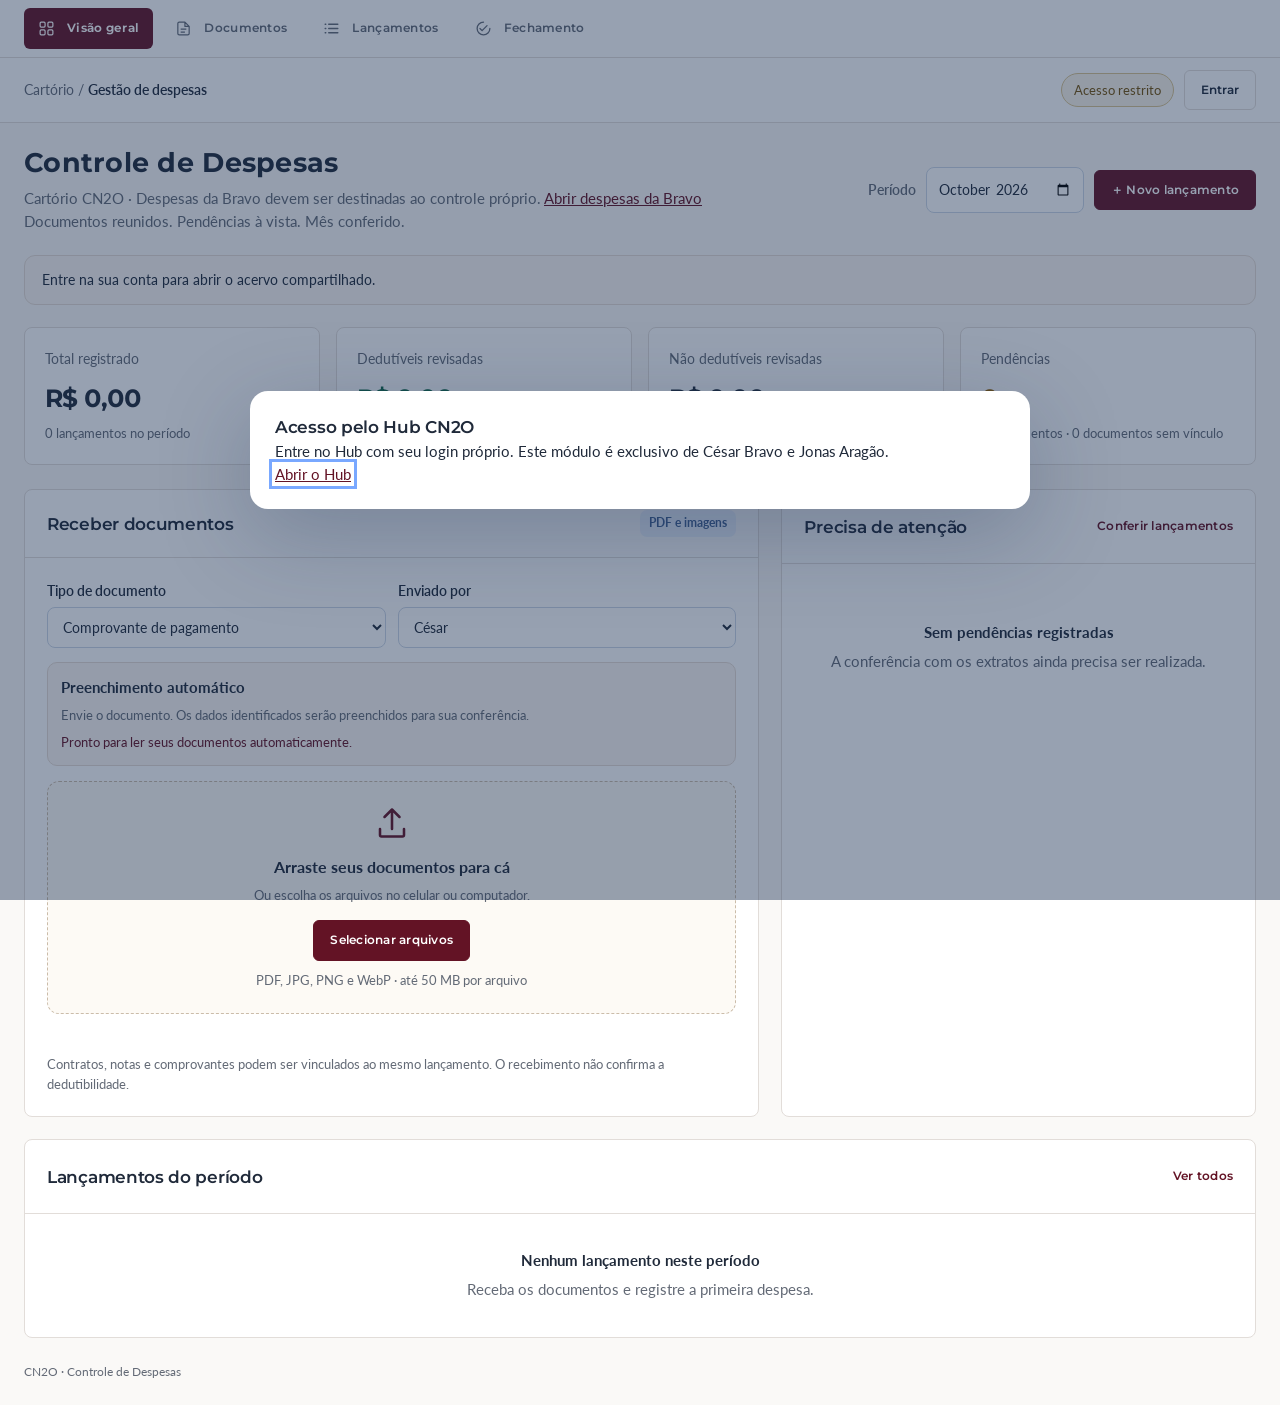
<file: controle-despesas/index.html>
<!doctype html>
<html lang="pt-BR">
<head>
<meta charset="utf-8"><meta name="viewport" content="width=device-width,initial-scale=1">
<meta name="description" content="Assistente administrativo do cartório: documentos, despesas e conferência mensal.">
<title>Controle de Despesas · CN2O</title>
<link rel="stylesheet" href="https://fonts.googleapis.com/css2?family=Montserrat:wght@400;500;600;700;800&amp;family=Lato:wght@400;700&amp;display=swap">
<link rel="stylesheet" href="hub-despesas.css">
<link rel="icon" href="data:image/svg+xml,%3Csvg xmlns='http://www.w3.org/2000/svg' viewBox='0 0 64 64'%3E%3Crect width='64' height='64' rx='16' fill='%23172c4f'/%3E%3Cpath d='M18 18h28v8H18zm0 12h28v16H18z' fill='%23ffffff'/%3E%3C/svg%3E">
<style>[hidden]{display:none!important}
:root{--navy:#172c4f;--blue:#245ad7;--ink:#182b49;--muted:#60718a;--line:#dce4f0;--bg:#f3f6fc;--green:#126849;--amber:#946000;--red:#a63b47;--radius:16px}*{box-sizing:border-box}body{margin:0;background:var(--bg);color:var(--ink);font:16px/1.5 'Segoe UI',system-ui,sans-serif}button,input,select,textarea{font:inherit}button{cursor:pointer}button:disabled{cursor:default;opacity:.5}button:focus-visible,a:focus-visible,input:focus-visible,select:focus-visible,textarea:focus-visible{outline:3px solid #79a8ff;outline-offset:3px}button{border:0}a{color:var(--blue)}.shell{display:grid;grid-template-columns:238px minmax(0,1fr);min-height:100vh}.sidebar{padding:30px 20px;background:var(--navy);color:#fff;display:flex;flex-direction:column;position:sticky;top:0;height:100vh}.brand{display:flex;gap:12px;align-items:center;margin:0 9px 34px}.brandmark{display:grid;place-items:center;background:#fff2;width:42px;height:42px;border-radius:12px}.brand strong{font-size:23px;letter-spacing:-.6px}.brand small{display:block;color:#c2d0e7;font-size:12px;letter-spacing:1.4px;text-transform:uppercase}.nav{display:grid;gap:7px}.nav button{text-align:left;padding:13px 15px;border-radius:10px;background:transparent;color:#cbd7eb;display:flex;gap:12px;align-items:center;font-size:15px}.nav button.active{background:#fff;color:var(--navy);font-weight:650}.nav svg{width:20px;height:20px;flex-shrink:0}.sidebar-bottom{margin-top:auto;padding:22px 10px 0;border-top:1px solid #ffffff24;color:#c2d0e7;font-size:14px}.sidebar-bottom strong{display:block;color:#fff;margin-bottom:4px}.workspace{min-width:0}.topbar{padding:19px 36px;border-bottom:1px solid var(--line);background:white;display:flex;align-items:center;justify-content:space-between;gap:12px}.crumb{font-size:14px;color:var(--muted)}.crumb strong{color:var(--ink);font-weight:600}.local-badge{border:1px solid #bcd0f6;border-radius:30px;padding:6px 12px;font-size:13px;background:#edf4ff;color:#20498c}.main{max-width:1460px;margin:auto;padding:30px 36px 40px}.intro{display:flex;justify-content:space-between;align-items:center;gap:20px;margin-bottom:22px}h1{font-size:31px;line-height:1.2;letter-spacing:-1px;margin:0 0 7px}h2{font-size:19px;margin:0;letter-spacing:-.3px}h3{font-size:16px;margin:0 0 8px}p{margin:0}.muted{color:var(--muted)}.intro p{font-size:15px;color:var(--muted)}.actions{display:flex;gap:10px;align-items:center;flex-wrap:wrap}.btn{padding:10px 16px;border:1px solid var(--line);border-radius:9px;background:white;color:var(--ink);font-size:14px;font-weight:600;display:inline-flex;gap:8px;align-items:center;justify-content:center}.btn.primary{background:var(--blue);color:white;border-color:var(--blue)}.btn.text{background:transparent;border:0;color:var(--blue);padding:7px 0}.btn svg{width:18px;height:18px}.notice{background:#eaf1ff;border:1px solid #cbdcf8;padding:13px 17px;border-radius:11px;color:#274575;font-size:14px;display:flex;gap:12px;align-items:flex-start;margin-bottom:22px}.notice svg{width:20px;height:20px;flex-shrink:0;margin-top:2px}.notice strong{font-weight:650}.stats{display:grid;grid-template-columns:repeat(4,minmax(0,1fr));gap:16px;margin-bottom:24px}.stat{background:white;border:1px solid var(--line);padding:20px;border-radius:var(--radius)}.stat .label{color:var(--muted);font-size:14px;display:flex;justify-content:space-between;gap:7px}.stat .num{font-size:27px;letter-spacing:-.8px;font-weight:700;margin:10px 0 3px;font-variant-numeric:tabular-nums}.stat small{font-size:13px;color:var(--muted)}.stat.deduct .num{color:var(--green)}.stat.pending .num{color:var(--amber)}.grid{display:grid;grid-template-columns:minmax(0,1.55fr) minmax(280px,1fr);gap:22px;margin-bottom:22px}.card{background:white;border:1px solid var(--line);border-radius:var(--radius);overflow:hidden}.card-head{padding:20px 22px;display:flex;justify-content:space-between;align-items:center;gap:10px;border-bottom:1px solid var(--line)}.card-body{padding:22px}.card-head .muted{font-size:13px}.drop{border:1.5px dashed #afc4e5;background:#f8faff;border-radius:12px;padding:23px 18px;text-align:center;cursor:pointer}.drop.drag{border-color:var(--blue);background:#eaf1ff}.drop svg{width:36px;height:36px;color:var(--blue);margin-bottom:7px}.drop strong{display:block;font-size:16px;margin-bottom:6px}.drop small{display:block;color:var(--muted);font-size:13px}.drop .btn{margin:15px 0 9px}.upload-controls{display:grid;grid-template-columns:1fr 1fr;gap:12px;margin-bottom:14px}label{display:block;font-size:14px;font-weight:600;margin:0 0 5px}input,select,textarea{width:100%;padding:10px 11px;color:var(--ink);border:1px solid #cbd6e5;border-radius:8px;background:white;font-size:14px}textarea{resize:vertical;min-height:74px}input[type=checkbox]{width:auto}.hint{font-size:13px;color:var(--muted);margin-top:10px}.queue{display:grid;gap:12px}.queue-item{display:flex;gap:12px;padding:13px;background:#f7f9fd;border-radius:10px}.queue-number{width:31px;height:31px;flex-shrink:0;border-radius:9px;background:#fff0d8;color:var(--amber);display:grid;place-items:center;font-size:14px;font-weight:700}.queue-item p{font-size:13px;color:var(--muted);margin-top:3px}.queue-item strong{font-size:14px}.tabs{display:flex;gap:20px}.pill{display:inline-block;font-size:12px;font-weight:650;padding:4px 9px;border-radius:7px;white-space:nowrap}.pill.dedutivel{color:var(--green);background:#e3f4ed}.pill.nao{color:var(--red);background:#fcebef}.pill.analise,.pill.pendente{color:var(--amber);background:#fff2dc}.pill.info{color:#416293;background:#edf3ff}.toolbar{padding:16px 22px;display:flex;gap:12px;align-items:center;border-bottom:1px solid var(--line)}.toolbar input{max-width:340px}.toolbar select{max-width:210px}.table-wrap{overflow:auto}table{border-collapse:collapse;width:100%;font-size:14px}th{text-align:left;font-size:12px;font-weight:650;color:var(--muted);letter-spacing:.6px;text-transform:uppercase;background:#f8fafd;padding:13px 20px;white-space:nowrap}td{padding:16px 20px;border-top:1px solid #e8edf5;vertical-align:middle}td small{display:block;color:var(--muted);font-size:12px;margin-top:3px}.money{text-align:right;font-weight:600;white-space:nowrap;font-variant-numeric:tabular-nums}.empty{text-align:center;padding:35px 20px;color:var(--muted)}.empty strong{display:block;color:var(--ink);margin-bottom:6px}.row-action{padding:6px 10px;background:#f0f4fc;border-radius:7px;font-size:13px;color:var(--blue);white-space:nowrap}.doc-list{display:grid;grid-template-columns:repeat(auto-fill,minmax(290px,1fr));gap:14px}.doc-card{border:1px solid var(--line);border-radius:12px;padding:17px}.doc-card strong{display:block;overflow-wrap:anywhere;margin:8px 0}.doc-card .meta{font-size:13px;color:var(--muted)}.doc-card .actions{margin-top:13px}.doc-icon{color:var(--blue);background:#edf3ff;width:37px;height:37px;border-radius:9px;display:grid;place-items:center}.section{display:none}.section.active{display:block}.progress-item{padding:16px 0;border-bottom:1px solid var(--line);display:flex;gap:13px}.progress-item:last-child{border:0}.step{width:30px;height:30px;display:grid;place-items:center;border-radius:50%;background:#e9f0ff;color:var(--blue);font-size:14px;font-weight:700;flex-shrink:0}.progress-item small{display:block;font-size:14px;color:var(--muted);margin-top:4px}.summary-line{display:flex;justify-content:space-between;gap:12px;padding:12px 0;border-bottom:1px solid var(--line);font-size:14px}.summary-line strong{white-space:nowrap}.footer{margin-top:25px;display:flex;justify-content:space-between;gap:12px;font-size:12px;color:var(--muted)}dialog{border:0;border-radius:18px;padding:0;width:min(780px,calc(100vw - 26px));max-height:90vh;box-shadow:0 25px 90px #172c4f40;color:var(--ink)}dialog::backdrop{background:#132b4e70}.modal-head{padding:21px 25px;display:flex;justify-content:space-between;align-items:center;border-bottom:1px solid var(--line)}.close{background:#eef2f9;border-radius:50%;width:30px;height:30px;color:var(--ink)}.form-body{padding:23px 25px}.form-grid{display:grid;grid-template-columns:1fr 1fr;gap:15px}.span2{grid-column:1/-1}.form-foot{padding:17px 25px;border-top:1px solid var(--line);display:flex;justify-content:flex-end;gap:10px}.checks{padding:13px;background:#f6f8fd;border-radius:10px}.checks label{font-weight:400;display:flex;gap:9px;align-items:flex-start;margin:7px 0}.rule{font-size:13px;padding:12px;background:#eaf1ff;border-radius:10px;color:#284c81}.attach-options{max-height:145px;overflow:auto;border:1px solid var(--line);border-radius:9px;padding:10px}.attach-options label{font-weight:400;display:flex;gap:8px;overflow-wrap:anywhere}.toast{position:fixed;bottom:24px;right:25px;max-width:min(430px,calc(100vw - 35px));padding:14px 20px;background:var(--navy);color:white;border-radius:12px;box-shadow:0 6px 30px #172c4f30;z-index:20;display:none;font-size:14px}.report{display:none}.screen-title{margin-bottom:20px}.screen-title p{font-size:15px;color:var(--muted);margin-top:7px}#upload-progress{font-size:13px;color:var(--blue);margin-top:10px;min-height:20px}.storage-error{background:#ffeded;color:#a43036}.mini-tag{font-size:11px;background:#e8eef9;color:#47618b;padding:2px 6px;border-radius:4px;margin-left:5px}.file-hidden{position:absolute;width:1px;height:1px;opacity:0}.demo-banner{display:none;background:#fff4dc;border:1px solid #eed598;border-radius:9px;padding:9px 14px;font-size:14px;margin-bottom:16px}.demo-banner.show{display:block}
@media(max-width:1100px){.shell{grid-template-columns:190px minmax(0,1fr)}.sidebar{padding:25px 12px}.main{padding:25px}.topbar{padding:18px 25px}.stats{grid-template-columns:repeat(2,minmax(0,1fr))}.grid{grid-template-columns:1fr}.brand{gap:8px}.brand strong{font-size:20px}}
@media(max-width:720px){.shell{display:block}.sidebar{height:auto;position:static;padding:14px 16px}.brand{margin:0 0 13px}.brand small{display:none}.nav{display:flex;overflow:auto;gap:5px}.nav button{padding:10px;font-size:13px;white-space:nowrap}.nav svg{display:none}.sidebar-bottom{display:none}.topbar{padding:13px 16px;flex-wrap:wrap}.main{padding:22px 16px}.intro{align-items:flex-start;flex-direction:column;gap:15px}h1{font-size:27px}.stats{gap:10px}.stat{padding:15px}.stat .num{font-size:23px}.stat .label{font-size:13px}.notice{font-size:13px}.toolbar{flex-wrap:wrap;padding:13px 16px}.toolbar input,.toolbar select{max-width:none}.card-head,.card-body{padding:17px}.form-grid{grid-template-columns:1fr}.span2{grid-column:auto}.form-body{padding:18px}.upload-controls{grid-template-columns:1fr}.footer{flex-direction:column}.doc-list{grid-template-columns:1fr}td,th{padding:13px 14px}}
@media print{body{background:white;font-size:12px}.shell,dialog,.toast{display:none!important}.report{display:block}.report h1{font-size:23px}.report p{margin:9px 0}.report table{font-size:11px}.report th,.report td{padding:9px 7px}.report h2{margin:20px 0 8px}.report a{color:#000}}

.ocr-controls{margin-bottom:15px;padding:13px;border:1px solid #cbdcf8;border-radius:10px;background:#f3f7ff}.ocr-controls label.check{display:flex;gap:9px;align-items:center;margin-bottom:10px}.ocr-controls .service{display:flex;gap:9px;align-items:center}.ocr-controls .service select{min-width:0}.ocr-controls .hint{margin-top:6px}.ocr-evidence{padding:15px;background:#f3f7ff;border:1px solid #cbdcf8;border-radius:11px;font-size:14px}.ocr-facts,.ocr-warnings{padding-left:18px}.ocr-facts li{margin:8px 0;overflow-wrap:anywhere}.ocr-facts small{display:block;color:var(--muted);font-size:12px;margin-top:3px}.ocr-warnings{color:var(--amber);font-size:13px}.source-hint{display:block;font-size:12px;color:#245ca2;margin-top:5px;overflow-wrap:anywhere}#ocr-status{font-size:13px;color:var(--blue);margin-top:7px;min-height:19px}.ocr-text{white-space:pre-wrap;overflow-wrap:anywhere;background:#f6f8fc;border:1px solid var(--line);border-radius:10px;padding:15px;max-height:55vh;overflow:auto;font-size:14px}.doc-card .ocr-line{font-size:13px;margin-top:9px;color:#245ca2}.login-error{font-size:14px;color:var(--red);margin-top:12px}
</style>
<link rel="stylesheet" href="hub-despesas.css">
</head>
<body>
<svg xmlns="http://www.w3.org/2000/svg" style="display:none"><symbol id="i-grid" viewBox="0 0 24 24"><g fill="none" stroke="currentColor" stroke-width="1.7"><rect x="3" y="3" width="7" height="7" rx="1.5"/><rect x="14" y="3" width="7" height="7" rx="1.5"/><rect x="3" y="14" width="7" height="7" rx="1.5"/><rect x="14" y="14" width="7" height="7" rx="1.5"/></g></symbol><symbol id="i-file" viewBox="0 0 24 24"><path d="M14 3H6a2 2 0 0 0-2 2v14a2 2 0 0 0 2 2h12a2 2 0 0 0 2-2V9zm0 0v6h6M8 13h8M8 17h6" fill="none" stroke="currentColor" stroke-width="1.7" stroke-linejoin="round"/></symbol><symbol id="i-list" viewBox="0 0 24 24"><path d="M8 6h13M8 12h13M8 18h13M3 6h1M3 12h1M3 18h1" stroke="currentColor" stroke-width="1.8" stroke-linecap="round"/></symbol><symbol id="i-check" viewBox="0 0 24 24"><path d="m7 12 3 3 7-7M21 12a9 9 0 1 1-9-9" fill="none" stroke="currentColor" stroke-width="1.8" stroke-linecap="round"/></symbol><symbol id="i-up" viewBox="0 0 24 24"><path d="M12 16V3m-5 5 5-5 5 5M4 16v4a1 1 0 0 0 1 1h14a1 1 0 0 0 1-1v-4" fill="none" stroke="currentColor" stroke-width="1.7" stroke-linecap="round" stroke-linejoin="round"/></symbol><symbol id="i-info" viewBox="0 0 24 24"><circle cx="12" cy="12" r="9" fill="none" stroke="currentColor" stroke-width="1.7"/><path d="M12 11v6m0-10v1" stroke="currentColor" stroke-width="1.7"/></symbol></svg>
<div class="shell">
<aside class="sidebar"><div class="brand"><div class="brandmark"><svg width="24" height="24"><use href="#i-file"/></svg></div><div><strong>Controle de Despesas</strong><small>Assistente do cartório</small></div></div><nav class="nav" aria-label="Navegação principal"><button class="active" data-view="overview"><svg><use href="#i-grid"/></svg>Visão geral</button><button data-view="documents"><svg><use href="#i-file"/></svg>Documentos</button><button data-view="entries"><svg><use href="#i-list"/></svg>Lançamentos</button><button data-view="closing"><svg><use href="#i-check"/></svg>Fechamento</button></nav><div class="sidebar-bottom"><strong>Um documento, um histórico.</strong>Acesso exclusivo de César Bravo e Jonas Aragão.<br><br>Versão inicial · outubro de 2026</div></aside>
<div class="workspace"><header class="topbar"><div class="crumb">Cartório <span aria-hidden="true"> / </span> <strong>Gestão de despesas</strong></div><div class="actions"><span class="local-badge" id="connection-state">Conectando…</span><button class="btn" id="sync-now" hidden>Atualizar</button><button class="btn" id="access-open" hidden>Entrar</button><button class="btn" id="access-logout" hidden>Sair</button></div></header>
<main class="main"><div class="intro"><div><h1>Controle de Despesas</h1><p>Documentos reunidos. Pendências à vista. Mês conferido.</p></div><div class="actions"><label for="period" style="margin:0" class="muted">Período</label><input aria-label="Período" type="month" id="period" value="2026-10" style="width:158px"><button class="btn primary" id="new-entry">＋ Novo lançamento</button></div></div>
<div class="notice" id="storage-notice"><svg><use href="#i-info"/></svg><div>Conectando ao acervo. Aguarde a verificação do acesso antes de enviar documentos.</div></div>
<div class="demo-banner" id="demo-banner">Há lançamentos fictícios neste período. Eles estão identificados e são excluídos das exportações.</div>
<div class="stats"><div class="stat"><div class="label">Total registrado</div><div class="num" id="stat-total">R$ 0,00</div><small id="stat-count">0 lançamentos no período</small></div><div class="stat deduct"><div class="label">Dedutíveis revisadas</div><div class="num" id="stat-deduct">R$ 0,00</div><small>Valor elegível, antes do limite mensal</small></div><div class="stat"><div class="label">Não dedutíveis revisadas</div><div class="num" id="stat-non">R$ 0,00</div><small>Continuam no controle administrativo</small></div><div class="stat pending"><div class="label">Pendências</div><div class="num" id="stat-pending">0</div><small id="stat-pending-detail">Documentos e lançamentos a conferir</small></div></div>
<section id="overview" class="section active" aria-label="Visão geral"><div class="grid"><div class="card"><div class="card-head"><h2>Receber documentos</h2><span class="pill info">PDF e imagens</span></div><div class="card-body"><div class="upload-controls"><div><label for="doc-kind">Tipo de documento</label><select id="doc-kind"><option>Comprovante de pagamento</option><option>Nota fiscal ou recibo</option><option>Contrato</option><option>Ordem de serviço</option><option>Outro documento</option></select></div><div><label for="doc-person">Enviado por</label><select id="doc-person"><option>César</option><option>Jonas</option></select></div></div><div class="ocr-controls"><strong>Preenchimento automático</strong><p class="hint">Envie o documento. Os dados identificados serão preenchidos para sua conferência.</p><div id="ocr-status" role="status" aria-live="polite">Pronto para ler seus documentos automaticamente.</div></div><div class="drop" id="drop" role="button" tabindex="0" aria-label="Selecionar documentos"><svg><use href="#i-up"/></svg><strong>Arraste seus documentos para cá</strong><small>Ou escolha os arquivos no celular ou computador.</small><span class="btn primary">Selecionar arquivos</span><small>PDF, JPG, PNG e WebP · até 50 MB por arquivo</small></div><input class="file-hidden" tabindex="-1" id="files" type="file" multiple accept="application/pdf,image/jpeg,image/png,image/webp" aria-label="Arquivos para enviar"><div id="upload-progress" role="status" aria-live="polite"></div><p class="hint">Contratos, notas e comprovantes podem ser vinculados ao mesmo lançamento. O recebimento não confirma a dedutibilidade.</p></div></div><div class="card"><div class="card-head"><h2>Precisa de atenção</h2><button class="btn text" data-go="entries">Conferir lançamentos</button></div><div class="card-body"><div class="queue" id="queue"></div></div></div></div><div class="card"><div class="card-head"><h2>Lançamentos do período</h2><button class="btn text" data-go="entries">Ver todos</button></div><div class="table-wrap" id="recent-table"></div></div></section>
<section id="documents" class="section" aria-label="Documentos"><div class="screen-title"><h2>Acervo de documentos</h2><p>Originais recebidos neste período. Abra o arquivo ou vincule-o a uma despesa.</p></div><div class="card"><div class="toolbar"><input id="doc-search" aria-label="Buscar documentos" placeholder="Buscar pelo nome do arquivo"><button class="btn primary" data-go="overview">Enviar documentos</button></div><div class="card-body"><details class="card" style="margin-bottom:20px"><summary class="card-head">Importar histórico de despesas</summary><div class="card-body"><p class="hint">Recebe um arquivo de classificação preparado e os PDFs originais. Confere a integridade, vincula cada comprovante e preserva os registros existentes. A revisão fiscal permanece pendente.</p><label for="batch-manifest">Arquivo de classificação do histórico (JSON)</label><input id="batch-manifest" type="file" accept=".json,application/json"><label for="batch-files" style="margin-top:14px">PDFs originais do histórico</label><input id="batch-files" type="file" accept=".pdf,application/pdf" multiple><div class="actions" style="margin-top:14px"><button class="btn primary" id="batch-run" disabled>Importar comprovantes e lançamentos</button><a class="btn" id="batch-result" hidden>Baixar resultado da importação</a></div><p class="hint" role="status" id="batch-status">Selecione a classificação e os comprovantes.</p></div></details><div class="doc-list" id="doc-list"></div></div></div></section>
<section id="entries" class="section" aria-label="Lançamentos"><div class="card"><div class="card-head"><h2>Registro de despesas</h2><button class="btn" id="export">Exportar para Excel (CSV)</button></div><div class="toolbar"><input id="search" aria-label="Buscar lançamentos" placeholder="Buscar fornecedor ou descrição"><select id="filter" aria-label="Filtrar tratamento fiscal"><option value="">Todos os tratamentos</option><option value="dedutivel">Dedutível</option><option value="nao">Não dedutível</option><option value="analise">Análise específica</option><option value="pendente">A classificar</option><option value="__voided">Registros anulados</option></select></div><div class="table-wrap" id="entries-table"></div></div><p class="hint">A planilha distingue sugestão fiscal, documentos e revisão. Exemplos fictícios não são exportados.</p></section>
<section id="closing" class="section" aria-label="Fechamento"><div class="card export-card"><div class="card-head"><h2>Planilhas e relatórios para a contadora</h2></div><div class="card-body"><div class="form-grid"><div><label for="export-from">Data inicial do pagamento</label><input id="export-from" type="date" required></div><div><label for="export-to">Data final do pagamento</label><input id="export-to" type="date" required></div><div class="span2"><label for="export-category">Natureza para exportação</label><select id="export-category"><option value="">Todas as naturezas</option></select></div></div><div class="actions" style="margin-top:15px"><button class="btn" id="export-current-month">Usar mês selecionado</button></div><p class="hint" id="export-count" role="status"></p><div class="export-buttons"><button class="btn primary" id="export-detail">Planilha do período (CSV)</button><button class="btn" id="export-nature">Planilha por natureza (CSV)</button><button class="btn" id="report-period">Relatório do período</button><button class="btn" id="report-nature">Relatório por natureza</button></div><p class="hint">A planilha do período traz cada lançamento e seus comprovantes. A planilha por natureza consolida os totais por categoria. Selecione uma natureza para exportar só aquela despesa. CSV abre no Excel; relatórios podem ser salvos em PDF ou HTML. O intervalo usa a data do pagamento e pode abranger vários meses. Pré-lançamentos sem data são incluídos pelos meses de referência abrangidos, com a data em branco e a pendência explícita; não comprovam pagamento nesse intervalo.</p><p class="hint">Só lançamentos salvos entram nas planilhas. Documentos ainda sem lançamento aparecem como pendência no relatório. As classificações e conferências são preservadas.</p></div></div>
<div class="card export-card"><div class="card-head"><h2>Google Drive e Google Sheets</h2></div><div class="card-body"><p id="google-status" role="status">Aguardando consulta da conexão Google.</p><p class="hint">Cópia privada dos originais em CN2O — Controle de Despesas / ano / mês de recebimento. A planilha acompanha os lançamentos, as classificações e os links dos comprovantes. Alterações feitas no Hub atualizam a cópia automaticamente; edite os registros pelo Hub.</p><div class="actions" style="margin-top:15px"><a class="btn" id="google-folder" target="_blank" rel="noopener noreferrer" hidden>Abrir pasta no Drive</a><a class="btn" id="google-sheet" target="_blank" rel="noopener noreferrer" hidden>Abrir Google Sheets</a><button class="btn" id="google-sync" disabled>Sincronizar agora</button></div><details id="google-admin" hidden><summary>Conectar conta Google · administrador</summary><p class="hint">No Google Cloud, habilite as APIs Google Drive e Google Sheets. Crie um cliente OAuth do tipo Aplicativo da Web com o endereço de retorno abaixo. Envie o JSON do cliente; a configuração é guardada apenas no servidor. A conta vinculada será exclusivamente tnitabaiana@gmail.com.</p><p class="hint" id="google-callback" style="overflow-wrap:anywhere"></p><div id="google-credential-upload"><label for="google-credentials">Configuração OAuth do Google (JSON)</label><input id="google-credentials" type="file" accept="application/json,.json"></div><div class="actions" style="margin-top:12px"><button class="btn primary" id="google-connect" disabled>Conectar Google Drive</button><a class="btn" id="google-auth-link" target="_blank" rel="noopener noreferrer" hidden>Concluir conexão Google</a></div></details></div></div><div class="grid"><div class="card"><div class="card-head"><h2>Conferência do mês</h2><span class="pill pendente">Preparação para revisão</span></div><div class="card-body" id="closing-checks"></div></div><div class="card"><div class="card-head"><h2>Resumo administrativo</h2></div><div class="card-body"><div id="closing-summary"></div><div class="actions" style="margin-top:20px"><button class="btn" id="report-button">Relatório do mês</button><button class="btn" id="export-closing">Planilha detalhada do mês</button></div><p class="hint">O relatório não calcula imposto e não substitui a escrituração. Receitas, limite de dedução e repasses precisam de conferência própria.</p></div></div></div><div class="card"><div class="card-head"><h2>Preparação para a contadora</h2></div><div class="card-body"><p>Documentos e lançamentos são compartilhados entre César Bravo e Jonas Aragão, com a sessão individual do Hub. O relatório e a planilha exportada incluem a classificação proposta, as conferências e os documentos vinculados. A contadora deve validar o fechamento antes da escrituração.</p><p class="hint">A leitura preenche os campos identificados nos documentos. Informações ausentes e a revisão fiscal precisam de conferência. Não há lançamento automático no Carnê-Leão.</p></div></div></section>
<div class="footer"><span>CN2O · Controle de Despesas</span><div class="actions"><button class="btn text" id="demo" hidden>Carregar exemplos fictícios</button><button class="btn text" id="remove-demo" hidden>Remover exemplos</button></div></div>
</main></div></div>
<dialog id="entry-dialog" aria-labelledby="entry-title"><form id="entry-form"><div class="modal-head"><h2 id="entry-title">Novo lançamento</h2><button type="button" class="close" data-close aria-label="Fechar">×</button></div><div class="form-body"><div class="form-grid"><div><label for="supplier">Fornecedor / favorecido</label><input id="supplier" required maxlength="150" autocomplete="off"><small class="source-hint" id="source-supplier"></small></div><div><label for="tax-id">CPF ou CNPJ, se informado</label><input id="tax-id" maxlength="30" autocomplete="off"><small class="source-hint" id="source-taxId"></small></div><div class="span2"><label for="description">Descrição e finalidade no cartório</label><input id="description" required maxlength="400"><small class="source-hint" id="source-description"></small></div><div><label for="amount">Valor pago (R$)</label><input id="amount" type="number" min="0.01" max="999999999" step="0.01" required><small class="source-hint" id="source-amount"></small></div><div><label for="paid-date">Data do pagamento</label><input id="paid-date" type="date"><label for="reference-period" style="margin-top:10px">Mês de referência (se pagamento ainda sem data)</label><input id="reference-period" type="month"><p class="hint">Sem data, o registro é pré-lançamento do mês de referência. Não confirma pagamento nem permite aprovação fiscal.</p><small class="source-hint" id="source-paidDate"></small><p class="hint">Se não confirmado, desmarque abaixo.</p></div><div><label for="category">Natureza da despesa</label><select id="category"><option value="outros">A identificar / outra</option><option value="expediente">Material de expediente consumível</option><option value="energia">Energia do cartório</option><option value="aluguel">Aluguel do imóvel do cartório</option><option value="pessoal">Salários e encargos</option><option value="beneficios">Benefícios aos empregados</option><option value="equipamento">Compra de equipamento durável</option><option value="veiculo">Combustível / veículo do titular</option><option value="irpf">Pagamento do próprio IRPF</option><option value="repasse">Repasses legais</option><option value="misto">Uso profissional e pessoal</option><option value="agua">Água e abastecimento</option><option value="limpeza">Limpeza e conservação</option><option value="manutencao">Manutenção e reparos</option><option value="software">Sistemas e licenças</option><option value="internet">Internet</option><option value="telefonia">Telefonia</option><option value="contabil">Serviços contábeis</option><option value="postagem">Postagem e correios</option><option value="diligencia">Transporte e diligências</option><option value="alimentacao">Alimentação e copa</option><option value="seguranca">Vigilância e segurança</option><option value="garantia">Garantias e seguros</option><option value="publicidade">Publicidade</option><option value="associacao">Associações e contribuições</option><option value="previdencia">Previdência do titular</option><option value="livros">Livros e publicações</option><option value="locacao_equipamento">Locação de equipamentos</option><option value="obras">Obras e benfeitorias</option></select></div><div><label for="treatment">Tratamento fiscal proposto</label><select id="treatment"><option value="pendente">A classificar</option><option value="dedutivel">Dedutível no Livro Caixa</option><option value="nao">Não dedutível no Livro Caixa</option><option value="analise">Exige análise específica</option></select></div><div class="span2 rule" id="rule">Identifique a natureza da despesa. A sugestão não substitui a revisão.</div><div class="span2"><label for="reason">Justificativa / fundamento da classificação</label><textarea id="reason" maxlength="2000" placeholder="Registre a finalidade, a regra aplicada e eventuais condições."></textarea></div><div class="span2"><label>Documentos vinculados</label><div class="attach-options" id="attach-options"></div></div><div class="span2 ocr-evidence" id="ocr-evidence"><p class="muted">Dados extraídos e suas fontes aparecerão aqui.</p></div><div class="span2 checks"><label><input id="payment-confirmed" type="checkbox">Pagamento efetivo conferido no documento ou extrato</label><label><input id="docs-confirmed" type="checkbox">Documentação identificada e suficiente para a natureza da despesa</label><label><input id="reviewed" type="checkbox">Classificação fiscal revisada por pessoa responsável</label></div><div class="span2 checks"><label><input id="voided" type="checkbox">Lançamento anulado (não somar nem exportar)</label><label for="void-reason">Motivo da anulação</label><input id="void-reason" maxlength="2000" placeholder="Identifique a duplicidade ou o motivo. O registro e o histórico são preservados."></div><div><label for="reviewer">Responsável pelo registro / revisão</label><input id="reviewer" required maxlength="100" placeholder="Nome de quem conferiu"></div><div><label for="notes">Pendência ou observação</label><input id="notes" maxlength="500" placeholder="Ex.: pedir nota fiscal"></div></div><p class="hint" id="history-note">Confira os dados extraídos e complete o que não consta nos documentos.</p></div><div class="form-foot"><button type="button" class="btn" data-close>Cancelar</button><button type="submit" class="btn primary">Salvar lançamento</button></div></form></dialog>
<dialog id="ocr-text-dialog" aria-labelledby="ocr-text-title"><div class="modal-head"><h2 id="ocr-text-title">Texto extraído</h2><button type="button" class="close" aria-label="Fechar texto extraído" onclick="document.getElementById('ocr-text-dialog').close()">×</button></div><div class="form-body"><p class="hint" id="ocr-text-meta"></p><pre class="ocr-text" id="ocr-text"></pre></div></dialog>
<dialog id="access-dialog"><div class="form-body"><h2>Acesso pelo Hub CN2O</h2><p>Entre no Hub com seu login próprio. Este módulo é exclusivo de César Bravo e Jonas Aragão.</p><p><a href="../#despesas" target="_top">Abrir o Hub</a></p></div></dialog>
<dialog id="report-dialog" aria-labelledby="report-preview-title"><div class="modal-head"><h2 id="report-preview-title">Relatório para a contadora</h2><button class="close" id="report-close" aria-label="Fechar relatório">×</button></div><div class="card-body report-preview" id="report-preview"></div><div class="form-foot"><button class="btn" id="report-download">Salvar relatório (HTML)</button><button class="btn primary" id="report-print">Imprimir / salvar PDF</button></div></dialog>
<div class="toast" id="toast" role="status" aria-live="polite"></div><div class="report" id="report"></div>
<script type="module">
import { mountBatchImport } from './batch-import.mjs';
import {WORKSPACE,applyWorkspace} from './workspace.mjs';
import {mountRouting} from './routing-ui.mjs';
applyWorkspace(document);
import { cloud } from "./cloud-client.mjs";
import { receiveDocument } from "./document-intake.mjs";
import { categories, labels, eligible, pending, totals, monthRange, selectExpenses, detailCSV, summaryCSV, reportHTML, standaloneReport } from "./expense-exports.mjs";
let shared=false;

'use strict';
const $=id=>document.getElementById(id);
const esc=s=>String(s??'').replace(/[&<>"']/g,c=>({'&':'&amp;','<':'&lt;','>':'&gt;','"':'&quot;',"'":'&#39;'}[c]));
const money=n=>new Intl.NumberFormat('pt-BR',{style:'currency',currency:'BRL'}).format((n||0)/100);
const date=s=>s?new Date(s+'T12:00:00').toLocaleDateString('pt-BR'):'—';
const official='https://www.gov.br/receitafederal/pt-br/centrais-de-conteudo/publicacoes/manuais/manual-de-orientacao-tributaria-cartorios/manual-de-orientacao-tributaria-cartorios_v01.pdf/@@download/file';
const rules={expediente:['dedutivel','Sugestão: custeio dedutível, se consumível, necessário à atividade, pago e documentado. Manual RFB Cartórios, item 3.5.3.3.1.18.'],energia:['dedutivel','Sugestão: custeio dedutível quando ligado ao cartório, pago e documentado. Manual RFB Cartórios, item 3.5.3.3.1.10.'],aluguel:['dedutivel','Sugestão: dedutível para imóvel utilizado na atividade, com contrato e pagamento conferidos. Casos envolvendo empresa do próprio titular exigem análise. Manual RFB, item 3.5.3.3.1.2.'],equipamento:['nao','Sugestão: aquisição de bem durável é aplicação de capital. Manual RFB Cartórios, item 3.5.4.2.1. Não confundir compra com aluguel ou manutenção.'],veiculo:['nao','Sugestão: gastos de locomoção e veículo do titular não são dedutíveis no Livro Caixa. Manual RFB Cartórios, item 3.5.4.1.7. Benefícios trabalhistas exigem análise separada.'],irpf:['nao','Sugestão: o próprio IRPF / Carnê-Leão não é despesa dedutível no Livro Caixa. Manual RFB Cartórios, item 3.5.4.3.'],pessoal:['analise','Conferir folha, pagamentos líquidos, encargos e guias, evitando duplicidade. Manual RFB Cartórios, item 3.5.2.'],beneficios:['analise','Conferir espécie do benefício, empregados abrangidos e eventual convenção coletiva. IN RFB 1.500/2014, art. 104, §§ 5º e 6º.'],repasse:['analise','O tratamento do repasse depende também de como o valor foi reconhecido na receita. Conferir a natureza e a regra com a contadora. Manual RFB, itens 3.4.3 e 3.5.3.3.2.'],misto:['analise','Uso pessoal e profissional exige fundamento específico para eventual rateio. Não aplicar percentual automático.'],outros:['pendente','Identifique a natureza da despesa. A sugestão não substitui a revisão.']};
Object.assign(rules,{"agua": ["dedutivel", "Sugestão: verificar pagamento, documento hábil, necessidade e vínculo com a atividade. Manual RFB Cartórios, item 3.5.3. A categoria não constitui aprovação fiscal."], "limpeza": ["dedutivel", "Sugestão: verificar pagamento, documento hábil, necessidade e vínculo com a atividade. Manual RFB Cartórios, item 3.5.3. A categoria não constitui aprovação fiscal."], "manutencao": ["dedutivel", "Sugestão: verificar pagamento, documento hábil, necessidade e vínculo com a atividade. Manual RFB Cartórios, item 3.5.3. A categoria não constitui aprovação fiscal."], "software": ["analise", "Sugestão: verificar pagamento, documento hábil, necessidade e vínculo com a atividade. Manual RFB Cartórios, item 3.5.3. A categoria não constitui aprovação fiscal."], "internet": ["dedutivel", "Sugestão: verificar pagamento, documento hábil, necessidade e vínculo com a atividade. Manual RFB Cartórios, item 3.5.3. A categoria não constitui aprovação fiscal."], "telefonia": ["dedutivel", "Sugestão: verificar pagamento, documento hábil, necessidade e vínculo com a atividade. Manual RFB Cartórios, item 3.5.3. A categoria não constitui aprovação fiscal."], "contabil": ["dedutivel", "Sugestão: verificar pagamento, documento hábil, necessidade e vínculo com a atividade. Manual RFB Cartórios, item 3.5.3. A categoria não constitui aprovação fiscal."], "postagem": ["dedutivel", "Sugestão: verificar pagamento, documento hábil, necessidade e vínculo com a atividade. Manual RFB Cartórios, item 3.5.3. A categoria não constitui aprovação fiscal."], "diligencia": ["nao", "Locomoção e transporte, inclusive diligências, não são dedutíveis como regra. Verificar eventual obrigação trabalhista específica. Manual RFB Cartórios, item 3.5.4.1.7."], "alimentacao": ["analise", "Sugestão: verificar pagamento, documento hábil, necessidade e vínculo com a atividade. Manual RFB Cartórios, item 3.5.3. A categoria não constitui aprovação fiscal."], "seguranca": ["dedutivel", "Sugestão: verificar pagamento, documento hábil, necessidade e vínculo com a atividade. Manual RFB Cartórios, item 3.5.3. A categoria não constitui aprovação fiscal."], "garantia": ["analise", "Sugestão: verificar pagamento, documento hábil, necessidade e vínculo com a atividade. Manual RFB Cartórios, item 3.5.3. A categoria não constitui aprovação fiscal."], "publicidade": ["analise", "Sugestão: verificar pagamento, documento hábil, necessidade e vínculo com a atividade. Manual RFB Cartórios, item 3.5.3. A categoria não constitui aprovação fiscal."], "associacao": ["analise", "Sugestão: verificar pagamento, documento hábil, necessidade e vínculo com a atividade. Manual RFB Cartórios, item 3.5.3. A categoria não constitui aprovação fiscal."], "previdencia": ["nao", "Contribuição previdenciária do próprio titular: conferir dedução em campo próprio; não duplicar no Livro Caixa."], "livros": ["analise", "Sugestão: verificar pagamento, documento hábil, necessidade e vínculo com a atividade. Manual RFB Cartórios, item 3.5.3. A categoria não constitui aprovação fiscal."], "locacao_equipamento": ["dedutivel", "Sugestão: verificar pagamento, documento hábil, necessidade e vínculo com a atividade. Manual RFB Cartórios, item 3.5.3. A categoria não constitui aprovação fiscal."], "obras": ["analise", "Sugestão: verificar pagamento, documento hábil, necessidade e vínculo com a atividade. Manual RFB Cartórios, item 3.5.3. A categoria não constitui aprovação fiscal."]});
if(WORKSPACE.id==='bravo'){for(const key of Object.keys(rules))rules[key]=['analise','Conferir titularidade, finalidade, pagamento e tratamento contábil com a contadora da Bravo. Nenhuma classificação fiscal automática.'];rules.outros=['pendente','Identifique a natureza e a titularidade da despesa da Bravo.'];}
let db,documents=[],entries=[],editing=null,toastTimer;
function say(message){$('toast').textContent=message;$('toast').style.display='block';clearTimeout(toastTimer);toastTimer=setTimeout(()=>$('toast').style.display='none',6500)}
function storeError(e){console.error(e);if(shared){$('storage-notice').classList.add('storage-error');$('storage-notice').textContent=e.message||'O servidor não confirmou o salvamento.';say(e.message||'Falha ao salvar no servidor.');return;}$('storage-notice').classList.add('storage-error');$('storage-notice').textContent='Não foi possível salvar neste navegador. Não há confirmação de armazenamento. Guarde os originais e tente novamente.';say('Falha no armazenamento. O recebimento não foi confirmado.');}
function openDatabase(){return new Promise((resolve,reject)=>{const req=indexedDB.open(WORKSPACE.database,1);req.onupgradeneeded=()=>{req.result.createObjectStore('documents',{keyPath:'id'});req.result.createObjectStore('entries',{keyPath:'id'});};req.onsuccess=()=>resolve(req.result);req.onerror=()=>reject(req.error);req.onblocked=()=>reject(new Error('Banco ocupado'));})}
async function all(name){if(shared){await refreshCloud();return name==='documents'?documents:entries;}return new Promise((resolve,reject)=>{const tx=db.transaction(name,'readonly'),req=tx.objectStore(name).getAll();req.onsuccess=()=>resolve(req.result);req.onerror=()=>reject(req.error);})}
function put(name,data){if(shared)return cloud.put(name,data);return new Promise((resolve,reject)=>{const tx=db.transaction(name,'readwrite');tx.objectStore(name).put(data);tx.oncomplete=resolve;tx.onerror=()=>reject(tx.error);tx.onabort=()=>reject(tx.error);})}
function currentEntries(includeVoided=false){return entries.filter(e=>(includeVoided||!e.voided)&&(e.paidDate?e.paidDate.slice(0,7):e.referencePeriod)===$('period').value)}
function currentDocs(){return documents.filter(d=>d.period===$('period').value)}
function unlinked(){return currentDocs().filter(d=>!entries.some(e=>!e.voided&&e.docIds.includes(d.id)))}
function badge(e){if(e.voided)return '<span class="pill nao">Anulado</span>';return '<span class="pill '+e.treatment+'">'+esc(labels[e.treatment])+'</span>'}
function entryTable(list){if(!list.length)return '<div class="empty"><strong>Nenhum lançamento neste período</strong>Receba os documentos e registre a primeira despesa.</div>';return '<table><thead><tr><th>Pagamento</th><th>Despesa / fornecedor</th><th>Tratamento fiscal</th><th>Conferência</th><th style="text-align:right">Valor</th><th></th></tr></thead><tbody>'+list.map(e=>'<tr><td>'+date(e.paidDate)+'</td><td><strong>'+esc(e.supplier)+'</strong>'+(e.demo?'<span class="mini-tag">Fictício</span>':'')+'<small>'+esc(e.description)+'</small></td><td>'+badge(e)+'</td><td><span class="pill '+(pending(e)?'pendente':'info')+'">'+(e.voided?'Anulado':pending(e)?'Pendente':'Revisado')+'</span><small>'+e.docIds.length+' documento(s)</small></td><td class="money">'+money(e.cents)+'</td><td><button class="row-action" data-edit="'+e.id+'">Conferir</button>'+(shared&&cloud.user?.login==='cesar.bravo'&&!e.voided?'<button class="row-action" data-route-entry="'+e.id+'">Destinar</button>':'')+'</td></tr>').join('')+'</tbody></table>'}
function render(){const list=currentEntries().sort((a,b)=>b.paidDate.localeCompare(a.paidDate)),t=totals(list),loose=unlinked();$('stat-total').textContent=money(t.total);$('stat-count').textContent=list.length+' lançamentos no período';$('stat-deduct').textContent=money(t.deduct);$('stat-non').textContent=money(t.non);$('stat-pending').textContent=t.pending+loose.length;$('stat-pending-detail').textContent=t.pending+' lançamentos · '+loose.length+' documentos sem vínculo';$('demo-banner').classList.toggle('show',list.some(e=>e.demo));$('recent-table').innerHTML=entryTable(list.slice(0,5));renderEntries();renderDocs();const attention=list.filter(pending).slice(0,3);$('queue').innerHTML=attention.map((e,i)=>'<div class="queue-item"><span class="queue-number">'+(i+1)+'</span><div><strong>'+esc(e.supplier)+'</strong><p>'+esc(e.notes||(!e.docIds.length?'Vincular documentos da despesa.':'Conferir documentação e classificação.'))+'</p><button class="btn text" data-edit="'+e.id+'">Resolver pendência</button></div></div>').join('')+(loose.length?'<div class="queue-item"><span class="queue-number">'+loose.length+'</span><div><strong>Documentos sem lançamento</strong><p>Identifique a despesa correspondente.</p><button class="btn text" data-go="documents">Abrir documentos</button></div></div>':'');if(!attention.length&&!loose.length)$('queue').innerHTML='<div class="empty"><strong>Sem pendências registradas</strong>A conferência com os extratos ainda precisa ser realizada.</div>';
$('closing-checks').innerHTML='<div class="progress-item"><span class="step">1</span><div><strong>Documentos vinculados</strong><small>'+loose.length+' documento(s) recebido(s) neste período sem vínculo com lançamento.</small></div></div><div class="progress-item"><span class="step">2</span><div><strong>Classificação e comprovação</strong><small>'+t.pending+' lançamento(s) com revisão, documentos ou pagamento pendentes.</small></div></div><div class="progress-item"><span class="step">3</span><div><strong>Comparação com extratos e receitas</strong><small>Ainda não conectada. Conferir pagamentos ausentes, dinheiro, cartões e receitas com a contadora.</small></div></div><div class="progress-item"><span class="step">4</span><div><strong>Validação da contadora</strong><small>Exportar a base para revisão. Não há fechamento fiscal automático nesta versão.</small></div></div>';
renderExportCount();$('closing-summary').innerHTML='<div class="summary-line"><span>Lançamentos no período</span><strong>'+list.length+'</strong></div><div class="summary-line"><span>Despesas registradas</span><strong>'+money(t.total)+'</strong></div><div class="summary-line"><span>Dedutíveis revisadas</span><strong>'+money(t.deduct)+'</strong></div><div class="summary-line"><span>Não dedutíveis revisadas</span><strong>'+money(t.non)+'</strong></div><div class="summary-line"><span>Documentos recebidos</span><strong>'+currentDocs().length+'</strong></div>';}
function renderEntries(){const q=$('search').value.toLowerCase(),filter=$('filter').value;$('entries-table').innerHTML=entryTable(currentEntries(filter==='__voided').filter(e=>(filter==='__voided'?e.voided:!filter||e.treatment===filter)&&(!q||(e.supplier+' '+e.description).toLowerCase().includes(q))).sort((a,b)=>b.paidDate.localeCompare(a.paidDate)));}
function renderDocs(){const q=$('doc-search').value.toLowerCase(),list=currentDocs().filter(d=>d.name.toLowerCase().includes(q));$('doc-list').innerHTML=list.length?list.map(d=>{const links=entries.filter(e=>!e.voided&&e.docIds.includes(d.id));return '<article class="doc-card"><div class="doc-icon"><svg width="23" height="23"><use href="#i-file"/></svg></div><strong>'+esc(d.name)+'</strong><div class="meta">'+esc(d.kind)+' · '+(d.size/1024/1024).toFixed(2)+' MB<br>Enviado por '+esc(d.person)+' · '+new Date(d.createdAt).toLocaleDateString('pt-BR')+'</div><p style="margin-top:8px"><span class="pill '+(links.length?'info':'pendente')+'">'+(links.length?links.length+' vínculo(s)':'Sem lançamento')+'</span></p><p class="ocr-line">'+esc(window.ArquivoOCR?.statusLabel(d.ocr)||'Ainda não lido')+'</p><div class="actions"><button class="row-action" data-ocr="'+d.id+'">'+(d.ocr?'Reprocessar leitura':'Ler automaticamente')+'</button><button class="row-action" data-text="'+d.id+'">Texto extraído</button><button class="row-action" data-open="'+d.id+'">Abrir original</button><button class="row-action" data-link="'+d.id+'">'+(links.length?'Conferir vínculo':'Criar lançamento')+'</button>'+(shared&&cloud.user?.login==='cesar.bravo'?'<button class="row-action" data-route-document="'+d.id+'">Destinar a outro controle</button>':'')+'</div></article>';}).join(''):'<div class="empty"><strong>Nenhum documento encontrado</strong>Os arquivos enviados aparecerão aqui.</div>';}
function go(view){if(view==='closing'){renderExportCount();void googleStatus();}document.querySelectorAll('.section').forEach(s=>s.classList.toggle('active',s.id===view));document.querySelectorAll('.nav button').forEach(b=>b.classList.toggle('active',b.dataset.view===view));}
function displayRule(){const [t,text]=rules[$('category').value];$('rule').innerHTML=esc(text)+(WORKSPACE.id==='bravo'?'':' <a href="'+official+'" target="_blank" rel="noopener noreferrer">Consultar referência</a>');return t;}
function attachChoices(selected){$('attach-options').innerHTML=documents.length?documents.map(d=>'<label><input type="checkbox" name="document-id" value="'+d.id+'" '+(selected.includes(d.id)?'checked':'')+'>'+esc(d.name)+' <span class="muted">('+esc(d.kind)+')</span></label>').join(''):'<p class="muted">Nenhum documento recebido. O lançamento ficará pendente.</p>';}
function openEntry(id=null,docId=null){editing=id;const e=entries.find(e=>e.id===id);$('entry-form').reset();$('entry-title').textContent=e?'Conferir lançamento':'Novo lançamento';$('supplier').value=e?.supplier||'';$('tax-id').value=e?.taxId||'';$('description').value=e?.description||'';$('amount').value=e?String(e.cents/100):'';$('paid-date').value=e?.paidDate||'';$('reference-period').value=e?.referencePeriod||$('period').value;$('category').value=e?.category||'outros';$('treatment').value=e?.treatment||'pendente';$('reason').value=e?.reason||'';$('payment-confirmed').checked=!!e?.paymentConfirmed;$('docs-confirmed').checked=!!e?.docsConfirmed;$('reviewed').checked=!!e?.reviewed;$('reviewer').value=shared?cloud.user.login:(e?.reviewer||'');$('reviewer').readOnly=shared;$('notes').value=e?.notes||'';$('voided').checked=!!e?.voided;$('void-reason').value=e?.voidReason||'';attachChoices(e?.docIds||(docId?[docId]:[]));displayRule();$('history-note').textContent=e?'Registro '+e.id.slice(0,8)+' · '+e.history.length+' evento(s) no histórico. Última alteração: '+new Date(e.updatedAt).toLocaleString('pt-BR')+'.':'Os campos identificados nos documentos são preenchidos automaticamente; complete as informações ausentes.';$('entry-dialog').showModal();window.ArquivoOCR?.prefill({existing:!!e,sources:e?.fieldSources||{}});}
async function saveEntry(event){event.preventDefault();if(!db)return say('Armazenamento indisponível.');const old=entries.find(e=>e.id===editing);const ids=[...document.querySelectorAll('input[name=document-id]:checked')].map(i=>i.value);const data={id:old?.id||crypto.randomUUID(),supplier:$('supplier').value.trim(),taxId:$('tax-id').value.trim(),description:$('description').value.trim(),cents:Math.round(Number($('amount').value)*100),paidDate:$('paid-date').value,referencePeriod:$('reference-period').value,category:$('category').value,treatment:$('treatment').value,reason:$('reason').value.trim(),docIds:ids,fieldSources:window.ArquivoOCR?.collectSources()||{},paymentConfirmed:$('payment-confirmed').checked,docsConfirmed:$('docs-confirmed').checked,reviewed:$('reviewed').checked,reviewer:$('reviewer').value.trim(),notes:$('notes').value.trim(),voided:$('voided').checked,voidReason:$('void-reason').value.trim(),demo:old?.demo||false,updatedAt:new Date().toISOString()};if(!data.supplier||!data.description||!data.reviewer||!Number.isSafeInteger(data.cents)||data.cents<=0)return say('Preencha fornecedor, finalidade, valor e responsável.');if(data.voided&&(!data.voidReason||data.reviewed))return say('Informe o motivo da anulação e retire a revisão fiscal.');if(data.reviewed&&(!data.reason||['pendente','analise'].includes(data.treatment)))return say('Para marcar a revisão, escolha o tratamento fiscal e registre sua justificativa.');if(data.reviewed&&data.treatment==='dedutivel'&&(!data.paymentConfirmed||!data.docsConfirmed||!ids.length))return say('Uma dedução revisada exige pagamento e documentação conferidos, com arquivo vinculado.');const duplicate=!data.voided&&data.paidDate&&!data.supplier.toLowerCase().startsWith('favorecido a identificar')&&entries.find(e=>e.id!==data.id&&!e.demo&&!e.voided&&e.paidDate===data.paidDate&&e.cents===data.cents&&e.supplier.toLowerCase()===data.supplier.toLowerCase());if(duplicate)return say('Possível duplicidade: já existe este fornecedor, valor e data. Confira o lançamento existente.');data.version=old?.version||0;data.history=[...(old?.history||[]),{at:data.updatedAt,by:data.reviewer,snapshot:{...data}}];try{await put('entries',data);entries=await all('entries');$('period').value=data.paidDate?data.paidDate.slice(0,7):data.referencePeriod;$('entry-dialog').close();render();say(shared?'Lançamento salvo no acervo compartilhado.':'Lançamento salvo neste navegador.');}catch(e){storeError(e)}}
async function fileSignature(file){const bytes=new Uint8Array(await file.slice(0,12).arrayBuffer());const pdf=bytes[0]===37&&bytes[1]===80&&bytes[2]===68&&bytes[3]===70;const jpg=bytes[0]===255&&bytes[1]===216&&bytes[2]===255;const png=[137,80,78,71,13,10,26,10].every((n,i)=>bytes[i]===n);const webp=String.fromCharCode(...bytes.slice(0,4))==='RIFF'&&String.fromCharCode(...bytes.slice(8,12))==='WEBP';return pdf?'application/pdf':jpg?'image/jpeg':png?'image/png':webp?'image/webp':null;}
let uploading=false;
async function upload(files){
 if(uploading)return say('Aguarde o recebimento atual.');
 if(!db)return say('Armazenamento indisponível.');
 const selected=[...files];if(!selected.length)return;
 uploading=true;
 const kind=$('doc-kind').value,person=$('doc-person').value,period=$('period').value;
 let added=0,reused=0,invalid=0,failed=0;
 try{
  await import('./ocr-client.mjs');
  for(const [i,file] of selected.entries()){
   $('upload-progress').textContent='Conferindo arquivo '+(i+1)+' de '+selected.length+'…';
   try{
    if(!file.size||file.size>50*1024*1024){invalid++;continue;}
    const type=await fileSignature(file);if(!type){invalid++;continue;}
    const bytes=await file.arrayBuffer();
    const hash=[...new Uint8Array(await crypto.subtle.digest('SHA-256',bytes))].map(n=>n.toString(16).padStart(2,'0')).join('');
    const candidate={id:crypto.randomUUID(),name:file.name,kind,person,period,size:file.size,type,hash,blob:new Blob([bytes],{type}),createdAt:new Date().toISOString()};
    const received=await receiveDocument(candidate,{getDocuments:()=>documents,save:record=>put('documents',record),refresh:refreshCloud});
    const doc=received.document;
    if(received.reused)reused++;else{documents.push(doc);added++;}
    const ready=doc.ocr?.status==='complete'&&Object.keys(doc.ocr.fields||{}).length>0;
    if(received.reused&&ready){
     $('ocr-status').textContent='Documento já recebido. Dados identificados prontos para conferir.';
     if(selected.length===1)openForDocument(doc);
    }else await window.ArquivoOCR.processDoc(doc,{openForm:selected.length===1});
   }catch(error){failed++;console.error(error);say(error.message||'Não foi possível receber este arquivo.');}
  }
  render();
  $('upload-progress').textContent=added+' novo(s) · '+reused+' documento(s) já recebido(s), recuperado(s) · '+invalid+' inválido(s) · '+failed+' falha(s).';
  if(failed)say('Alguns arquivos não foram recebidos. Veja o resultado e tente novamente.');
  else if(added||reused)say(reused&&!added?'Documento já recebido: os dados foram recuperados para conferência.': 'Documentos recebidos. Confira os dados identificados e complete as pendências.');
  else say('Não foi possível receber os arquivos. Envie PDF, JPG, PNG ou WebP com até 50 MB.');
 }catch(error){storeError(error);}
 finally{uploading=false;$('files').value='';}
}
function openForDocument(doc){
 const linked=entries.find(entry=>!entry.voided&&entry.docIds.includes(doc.id));
 $('period').value=linked?(linked.paidDate?linked.paidDate.slice(0,7):linked.referencePeriod):doc.period;
 render();openEntry(linked?.id||null,doc.id);
}

function downloadFile(text,type,filename){const url=URL.createObjectURL(new Blob([text],{type})),a=document.createElement('a');a.href=url;a.download=filename;a.click();setTimeout(()=>URL.revokeObjectURL(url),30000);}
function resetExportRange(){const range=monthRange($('period').value);$('export-from').value=range.from;$('export-to').value=range.to;renderExportCount();}
function exportFilters(){return {from:$('export-from').value,to:$('export-to').value,category:$('export-category').value,allEntries:entries};}
function renderExportCount(){try{const f=exportFilters(),list=selectExpenses(entries,f),t=totals(list);$('export-count').textContent=list.length+' lançamento(s) salvo(s) · '+money(t.total)+' · '+t.pending+' pendente(s).';}catch(e){$('export-count').textContent=e.message;}}
function exportFilename(kind,f,extension){return WORKSPACE.filePrefix+'-'+kind+'-'+f.from+'-a-'+f.to+(f.category?'-'+f.category:'')+'.'+extension;}
function downloadCSV({monthly=false,grouped=false}={}){try{const f=monthly?{...monthRange($('period').value),category:''}:exportFilters(),list=selectExpenses(entries,f);if(!list.length)return say('Não há lançamentos salvos nos filtros escolhidos. Vincule os comprovantes e salve os lançamentos antes de exportar.');downloadFile(grouped?summaryCSV(list,f,{bravo:WORKSPACE.id==='bravo'}):detailCSV(list,documents,{bravo:WORKSPACE.id==='bravo'}),'text/csv;charset=utf-8',exportFilename(grouped?'resumo-natureza':'detalhada',f,'csv'));say(grouped?'Resumo por natureza gerado, com totais e pendências.':'Planilha detalhada gerada para abrir no Excel.');}catch(e){say(e.message);}}
let preparedReport=null;
function report({grouped=false}={}){try{const f=exportFilters(),list=selectExpenses(entries,f),html=reportHTML(list,documents,f,{grouped,company:WORKSPACE.name,bravo:WORKSPACE.id==='bravo'});preparedReport={html,filters:f,grouped};$('report-preview').innerHTML=html;$('report').innerHTML=html;$('report-dialog').showModal();}catch(e){say(e.message);}}
function printReport(){if(preparedReport){$('report').innerHTML=preparedReport.html;window.print();}}
function saveReport(){if(preparedReport)downloadFile(standaloneReport(preparedReport.html,{company:WORKSPACE.name}),'text/html;charset=utf-8',exportFilename(preparedReport.grouped?'relatorio-natureza':'relatorio-periodo',preparedReport.filters,'html'));}
async function googleStatus(){if(!shared)return;try{const state=await(await cloud.request('google/status')).json();$('google-status').textContent=state.connected?(state.error||('Conectado a '+state.account+' · '+state.pending+' item(ns) pendente(s).'+(state.lastSync?' Última atualização: '+new Date(state.lastSync).toLocaleString('pt-BR'):''))):'Aguardando conexão com '+state.expectedAccount+'.';$('google-callback').textContent=state.callback;$('google-admin').hidden=cloud.user?.login!=='cesar.bravo';$('google-credential-upload').hidden=state.connected;$('google-connect').disabled=!state.configured;$('google-connect').textContent=state.connected?'Reconectar Google Drive':'Conectar Google Drive';$('google-sync').disabled=!state.connected;for(const [id,url] of [['google-folder',state.folderUrl],['google-sheet',state.spreadsheetUrl]]){const link=$(id);link.hidden=!url;if(url)link.href=url;}}catch(e){$('google-status').textContent=e.message||'Não foi possível consultar o Google.';}}
async function connectGoogle(){const tab=window.open('about:blank','_blank');if(tab)tab.opener=null;try{const state=await cloud.json('google/connect',{});if(tab)tab.location.href=state.url;else {const link=$('google-auth-link');link.href=state.url;link.hidden=false;say('Use o link Concluir conexão Google.');}}catch(e){tab?.close();say(e.message);}}
async function googleCredentials(event){const file=event.target.files[0];if(!file)return;try{if(file.size>20000)throw new Error('Arquivo de configuração acima do limite.');await cloud.json('google/config',JSON.parse(await file.text()));say('Configuração recebida. Conecte a conta Google.');await googleStatus();}catch(e){say(e.message||'Não foi possível configurar o Google.');}finally{event.target.value='';}}
async function demo(){if(shared)return say('Exemplos disponíveis apenas na prévia local.');if(!db)return say('Armazenamento indisponível.');const period=$('period').value;if(entries.some(e=>e.demo&&e.paidDate.startsWith(period)))return say('Os exemplos deste período já foram carregados.');const items=[['Papelaria Exemplo','Papel A4 para atendimento',24000,'expediente','dedutivel','Pedir a nota fiscal identificada.'],['Energia Exemplo','Energia da sede',68432,'energia','dedutivel','Vincular fatura e comprovante.'],['Tecnologia Exemplo','Compra de computador',420000,'equipamento','nao','Classificação fictícia apenas para demonstrar a interface.'],['Prestador Exemplo','Pix sem descrição do serviço',80000,'outros','pendente','Identificar serviço e pedir documento.'],['Equipe Exemplo','Benefício aos empregados',120000,'beneficios','analise','Verificar condições do benefício e documentos.']];try{for(let i=0;i<items.length;i++){const [supplier,description,cents,category,treatment,notes]=items[i];await put('entries',{id:crypto.randomUUID(),supplier,taxId:'',description,cents,paidDate:period+'-'+String(i+1).padStart(2,'0'),category,treatment,notes,reason:rules[category][1],docIds:[],paymentConfirmed:false,docsConfirmed:false,reviewed:category==='equipamento',reviewer:'Exemplo fictício',demo:true,updatedAt:new Date().toISOString(),history:[]});}entries=await all('entries');render();say('Exemplos fictícios carregados. Eles não entram nas exportações.');}catch(e){storeError(e)}}
async function removeDemo(){if(shared)return;if(!db)return;try{await new Promise((resolve,reject)=>{const tx=db.transaction('entries','readwrite');entries.filter(e=>e.demo).forEach(e=>tx.objectStore('entries').delete(e.id));tx.oncomplete=resolve;tx.onerror=()=>reject(tx.error);});entries=await all('entries');render();say('Exemplos removidos. Os registros reais foram preservados.');}catch(e){storeError(e)}}
document.addEventListener('click',async event=>{const b=event.target.closest('button');if(!b)return;if(b.dataset.ocr){const doc=documents.find(d=>d.id===b.dataset.ocr);if(doc)await window.ArquivoOCR?.processDoc(doc,{openForm:true});}if(b.dataset.text){const doc=documents.find(d=>d.id===b.dataset.text);if(doc)window.ArquivoOCR?.viewText(doc);}if(b.dataset.view)go(b.dataset.view);if(b.dataset.go)go(b.dataset.go);if(b.dataset.edit)openEntry(b.dataset.edit);if(b.dataset.link){const linked=entries.find(e=>!e.voided&&e.docIds.includes(b.dataset.link));openEntry(linked?.id||null,b.dataset.link);}if(b.dataset.open){const d=documents.find(d=>d.id===b.dataset.open);if(!d)return;const tab=window.open('about:blank','_blank');if(tab)tab.opener=null;try{const blob=shared?await cloud.original(d):d.blob;const url=URL.createObjectURL(blob);if(tab)tab.location.href=url;else say('Permita a abertura de arquivos no navegador.');setTimeout(()=>URL.revokeObjectURL(url),120000);}catch(error){tab?.close();say(error.message);}}if(b.hasAttribute('data-close'))$('entry-dialog').close();});
$('entry-form').addEventListener('input',event=>{if(editing&&!['reviewed','reviewer'].includes(event.target.id))$('reviewed').checked=false;});
mountBatchImport({refresh:()=>cloud.refresh(),onComplete:async()=>{await refreshCloud();render();void googleStatus();}});
$('new-entry').onclick=()=>openEntry();$('entry-form').onsubmit=saveEntry;$('category').onchange=()=>{$('treatment').value=displayRule();$('reason').value=rules[$('category').value][1];$('reviewed').checked=false;};$('treatment').onchange=()=>{$('reviewed').checked=false;};$('period').onchange=()=>{if(!$('period').value)$('period').value='2026-10';resetExportRange();render()};$('search').oninput=renderEntries;$('filter').onchange=renderEntries;$('doc-search').oninput=renderDocs;$('export').onclick=()=>downloadCSV({monthly:true});$('export-closing').onclick=()=>downloadCSV({monthly:true});$('report-button').onclick=()=>{resetExportRange();$('export-category').value='';report()};$('demo').onclick=demo;$('remove-demo').onclick=removeDemo;
$('drop').onclick=()=>$('files').click();$('drop').onkeydown=e=>{if(e.key==='Enter'||e.key===' '){e.preventDefault();$('files').click();}};$('files').onchange=e=>upload(e.target.files);$('drop').ondragover=e=>{e.preventDefault();$('drop').classList.add('drag')};$('drop').ondragleave=()=>$('drop').classList.remove('drag');$('drop').ondrop=e=>{e.preventDefault();$('drop').classList.remove('drag');upload(e.dataTransfer.files);};

for(const [key,name] of Object.entries(categories)){const option=document.createElement('option');option.value=key;option.textContent=name;$('export-category').append(option);}
resetExportRange();
for(const id of ['export-from','export-to','export-category'])$(id).onchange=renderExportCount;
$('export-current-month').onclick=resetExportRange;
$('export-detail').onclick=()=>downloadCSV();$('export-nature').onclick=()=>downloadCSV({grouped:true});
$('report-period').onclick=()=>report();$('report-nature').onclick=()=>report({grouped:true});
$('report-close').onclick=()=>$('report-dialog').close();$('report-print').onclick=printReport;$('report-download').onclick=saveReport;
$('google-credentials').onchange=googleCredentials;$('google-connect').onclick=connectGoogle;
$('google-sync').onclick=async()=>{try{await cloud.json('google/sync',{});say('Sincronização solicitada. Os itens pendentes serão copiados automaticamente.');await googleStatus();}catch(e){say(e.message);}};

window.ArquivoApp={getDocuments:()=>documents,say,render,openEntry,openForDocument,saveDocument:async doc=>{await put('documents',doc);const i=documents.findIndex(d=>d.id===doc.id);if(i>=0)documents[i]=doc;else documents.push(doc);}};
async function refreshCloud(){const fresh=await cloud.refresh();const cached=new Map(documents.filter(d=>d.blob).map(d=>[d.id,d.blob]));documents=fresh.documents.map(d=>({...d,blob:cached.get(d.id)}));entries=fresh.entries;return fresh;}
mountRouting({documents:()=>documents,entries:()=>entries,refresh:async()=>{await refreshCloud();render();},say});
$('sync-now').onclick=async()=>{try{await refreshCloud();render();say('Acervo atualizado.');}catch(e){storeError(e);}};
(async()=>{
 try{
  const state=await cloud.start();
  if(state.local){$('demo').hidden=false;$('remove-demo').hidden=false;$('storage-notice').textContent='Prévia local: documentos e lançamentos ficam apenas neste navegador. Abra o endereço hospedado para trabalhar no acervo compartilhado.';db=await openDatabase();[documents,entries]=await Promise.all([all('documents'),all('entries')]);$('connection-state').textContent='Prévia local · sem sincronização';for(const doc of documents)if(doc.ocr?.status==='processing'){doc.ocr.status='interrupted';await put('documents',doc);}}
  else{
   shared=true;$('demo').hidden=true;$('remove-demo').hidden=true;$('access-open').hidden=state.authenticated;
   if(!state.authenticated){$('connection-state').textContent='Acesso restrito';$('storage-notice').textContent='Entre na sua conta para abrir o acervo compartilhado.';render();return;}
   db={shared:true};documents=state.documents;entries=state.entries;$('connection-state').textContent='Acervo compartilhado';$('access-logout').hidden=true;$('sync-now').hidden=false;
   $('doc-person').innerHTML='';const option=document.createElement('option');option.value=cloud.user.login;option.textContent=cloud.user.name||cloud.user.login;$('doc-person').append(option);$('doc-person').disabled=true;
   $('storage-notice').classList.remove('storage-error');$('storage-notice').textContent='Documentos privados e lançamentos compartilhados com a equipe autorizada. A leitura preenche os dados disponíveis; confira o original e complete as pendências antes da revisão fiscal.';
   setInterval(async()=>{if(uploading||$('entry-dialog').open||window.ArquivoOCR?.isBusy())return;try{await refreshCloud();render();$('connection-state').textContent='Acervo compartilhado';if($('closing').classList.contains('active'))void googleStatus();}catch{$('connection-state').textContent='Conexão interrompida · atualizar';}},20000);
  }
  render();await import('./ocr-client.mjs');void googleStatus();
 }catch(e){shared=true;storeError(e);render();$('access-open').hidden=false;$('connection-state').textContent='Conexão pendente';$('new-entry').disabled=true;$('files').disabled=true;$('drop').setAttribute('aria-disabled','true');}
})();
</script>

</body></html>
</file>
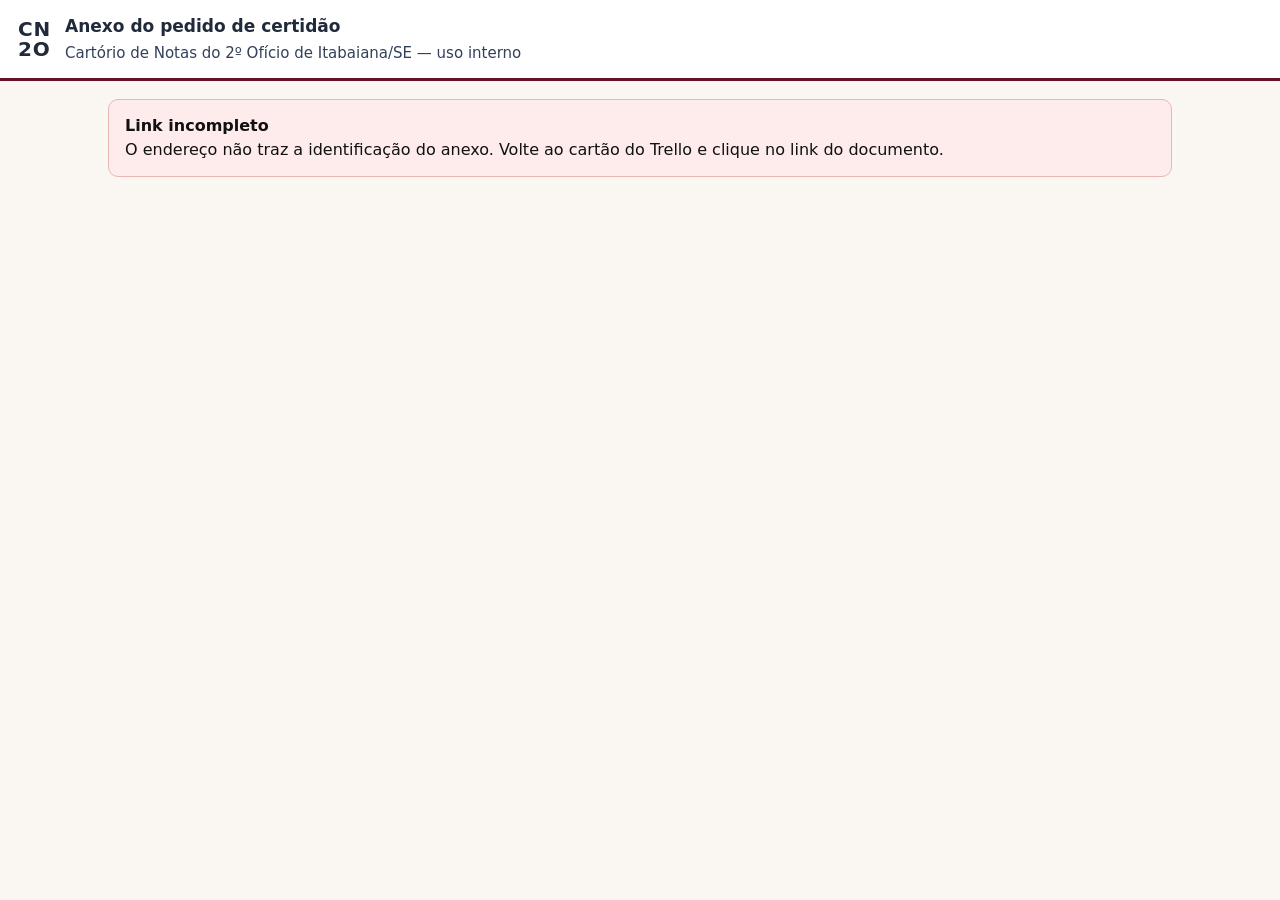
<file: anexo.html>
<!doctype html>
<html lang="pt-BR">
<head>
<meta charset="utf-8">
<meta name="viewport" content="width=device-width, initial-scale=1">
<title>Anexo do pedido de certidão — CN2O</title>
<!--
  anexo.html — abre o documento que o solicitante entregou no pedido de CERTIDÃO.
  O cartão do Trello linka para cá, e não para o arquivo: assim o documento da
  parte não vira URL pública. Esta página usa a MESMA sessão do Hub (a chave já
  está no navegador de quem entrou); sem sessão, manda para o login.
-->
<style>
  :root{--vinho:#631325;--marinho:#202a3a;--palha:#fbf5dd}
  *{box-sizing:border-box}
  body{margin:0;background:#faf7f3;color:#111;
       font-family:'Atkinson Hyperlegible',system-ui,-apple-system,'Segoe UI',Arial,sans-serif;
       font-size:17px;line-height:1.5}
  header{background:#fff;border-bottom:3px solid var(--vinho);padding:14px 18px;
         display:flex;align-items:center;gap:14px;flex-wrap:wrap}
  .mono{font-weight:800;color:var(--marinho);letter-spacing:.04em;font-size:20px;line-height:1}
  h1{font-size:17px;margin:0;color:var(--marinho);font-weight:700}
  /* v1.36.1: fontes de leitura ≥ 15 px (rótulo ≥ 14 px), cor #33405a (contraste > 9:1) */
  .sub{font-size:15px;color:#33405a;margin:2px 0 0}
  main{max-width:1100px;margin:0 auto;padding:18px}
  .caixa{background:#fff;border:1px solid #d7dbe4;border-radius:12px;padding:16px 18px;margin-bottom:14px}
  .rot{font-size:14px;letter-spacing:.12em;text-transform:uppercase;color:var(--vinho);font-weight:700}
  .nome{font-size:19px;font-weight:700;color:var(--marinho);margin-top:4px;word-break:break-word}
  .meta{font-size:15px;color:#33405a;margin-top:4px}
  .visor{background:#fff;border:1px solid #d7dbe4;border-radius:12px;overflow:hidden;min-height:60vh}
  .visor iframe,.visor img{display:block;width:100%;border:0}
  .visor iframe{height:78vh}
  .visor img{height:auto}
  .acoes{display:flex;gap:10px;flex-wrap:wrap;margin-top:12px}
  a.botao,button.botao{display:inline-block;background:var(--marinho);color:#fff;border:0;border-radius:10px;
        padding:12px 18px;font-size:16px;font-weight:600;text-decoration:none;cursor:pointer;
        font-family:inherit}
  a.botao.claro{background:#fff;color:var(--marinho);border:2px solid var(--marinho)}
  .aviso{background:var(--palha);border:1px solid #e3d9b4;border-radius:10px;padding:14px 16px;font-size:16px}
  .erro{background:#fdeceb;border:1px solid #e9b7b2;border-radius:10px;padding:14px 16px;font-size:16px}
  .nota{font-size:15px;color:#33405a;margin-top:10px}
</style>
</head>
<body>

<header>
  <div class="mono">CN<br>2O</div>
  <div>
    <h1>Anexo do pedido de certidão</h1>
    <p class="sub">Cartório de Notas do 2º Ofício de Itabaiana/SE — uso interno</p>
  </div>
</header>

<main>
  <div id="area"><div class="caixa"><div class="rot">Abrindo</div><div class="nome" id="estado">Carregando o documento…</div></div></div>
</main>

<script>
const ENDPOINT_RAILWAY='https://cn2o-hub-backend-production.up.railway.app';
// v1.39.4: a sessão do Hub vive só na aba (sessionStorage)
const pega=k=>{try{return sessionStorage.getItem(k)}catch(e){return null}};
const TOKEN=pega('cn2o_token');
const area=document.getElementById('area');
const esc=s=>String(s==null?'':s).replace(/[&<>"]/g,c=>({'&':'&amp;','<':'&lt;','>':'&gt;','"':'&quot;'}[c]));
// v1.36.1: "%" malformado no link faz decodeURIComponent lançar — vira "Link incompleto"
const id=(()=>{ try{ return decodeURIComponent((location.hash||'').replace(/^#/,'').trim()); }catch(e){ return ''; } })();

/* v1.36.1 — nome do arquivo: filename*=UTF-8''... (RFC 5987) primeiro; senão filename="..."; senão 'documento' */
function nomeDoArquivo(disp){
  const m5987=/filename\*\s*=\s*([^']*)'[^']*'([^;]+)/i.exec(disp||'');
  if(m5987){
    try{ const n=decodeURIComponent(m5987[2].trim().replace(/^"|"$/g,'')); if(n) return n; }catch(e){ /* cai no filename= */ }
  }
  const mq=/(?:^|;)\s*filename\s*=\s*"([^"]*)"/i.exec(disp||'');
  if(mq && mq[1].trim()) return mq[1].trim();
  const ms=/(?:^|;)\s*filename\s*=\s*([^;"\s][^;]*)/i.exec(disp||'');
  if(ms && ms[1].trim()) return ms[1].trim();
  return 'documento';
}

function caixaErro(titulo, detalhe, comLogin){
  area.innerHTML='<div class="erro"><b>'+esc(titulo)+'</b><br>'+esc(detalhe)+'</div>'+
    // v1.39.4: o Hub volta sozinho para este anexo depois do login (#anexo=ID)
    (comLogin?'<div class="acoes"><a class="botao" href="'+esc('index.html'+(id?'#anexo='+encodeURIComponent(id):''))+'">Entrar no Hub</a></div>':'');
}

function tamanho(n){
  if(!n) return '';
  return n<1024*1024 ? (n/1024).toFixed(0)+' KB' : (n/1024/1024).toFixed(1).replace('.',',')+' MB';
}

(async function(){
  if(!id){ caixaErro('Link incompleto','O endereço não traz a identificação do anexo. Volte ao cartão do Trello e clique no link do documento.'); return; }
  if(!TOKEN){ caixaErro('Entre no Hub para ver o documento','Depois do login, o documento abre aqui mesmo, nesta aba.',true); return; }
  try{
    const r=await fetch(ENDPOINT_RAILWAY+'/hub/cert/anexo/'+encodeURIComponent(id),{headers:{'X-Auth-Token':TOKEN}});
    if(r.status===401){ caixaErro('Sessão expirada','Entre de novo no Hub: depois do login, o documento abre aqui mesmo.',true); return; }
    if(r.status===404){ caixaErro('Anexo não encontrado','O documento pode já ter sido expurgado pelo prazo de guarda. Procure o Tabelião.'); return; }
    if(!r.ok) throw new Error('HTTP '+r.status);
    const tipo=(r.headers.get('Content-Type')||'').split(';')[0];
    const disp=r.headers.get('Content-Disposition')||'';
    const nome=nomeDoArquivo(disp);   // v1.36.1 — também vai no atributo download do Baixar
    const blob=await r.blob();
    const url=URL.createObjectURL(blob);
    const visor = tipo==='application/pdf'
      ? '<div class="visor"><iframe src="'+url+'#view=FitH" title="Documento anexado"></iframe></div>'
      : (tipo.startsWith('image/')
        ? '<div class="visor"><img src="'+url+'" alt="Documento anexado pelo solicitante"></div>'
        : '<div class="aviso">Este tipo de arquivo não abre aqui. Use o botão para baixar.</div>');
    area.innerHTML=
      '<div class="caixa">'+
        '<div class="rot">Documento anexado pelo solicitante</div>'+
        '<div class="nome">'+esc(nome)+'</div>'+
        '<div class="meta">'+esc(tipo)+(blob.size?' · '+tamanho(blob.size):'')+'</div>'+
        '<div class="acoes">'+
          '<a class="botao" href="'+url+'" download="'+esc(nome)+'">Baixar</a>'+
          '<a class="botao claro" href="index.html">Voltar ao Hub</a>'+
        '</div>'+
        '<div class="nota">Documento de terceiro: use-o só para a pesquisa nos livros deste pedido. Não encaminhe por grupo de mensagens nem guarde cópia fora do cartório.</div>'+
      '</div>'+visor;
  }catch(e){
    caixaErro('Não consegui abrir o anexo', e.message+' — tente de novo ou avise o Tabelião.');
  }
})();
</script>
</body>
</html>
</file>
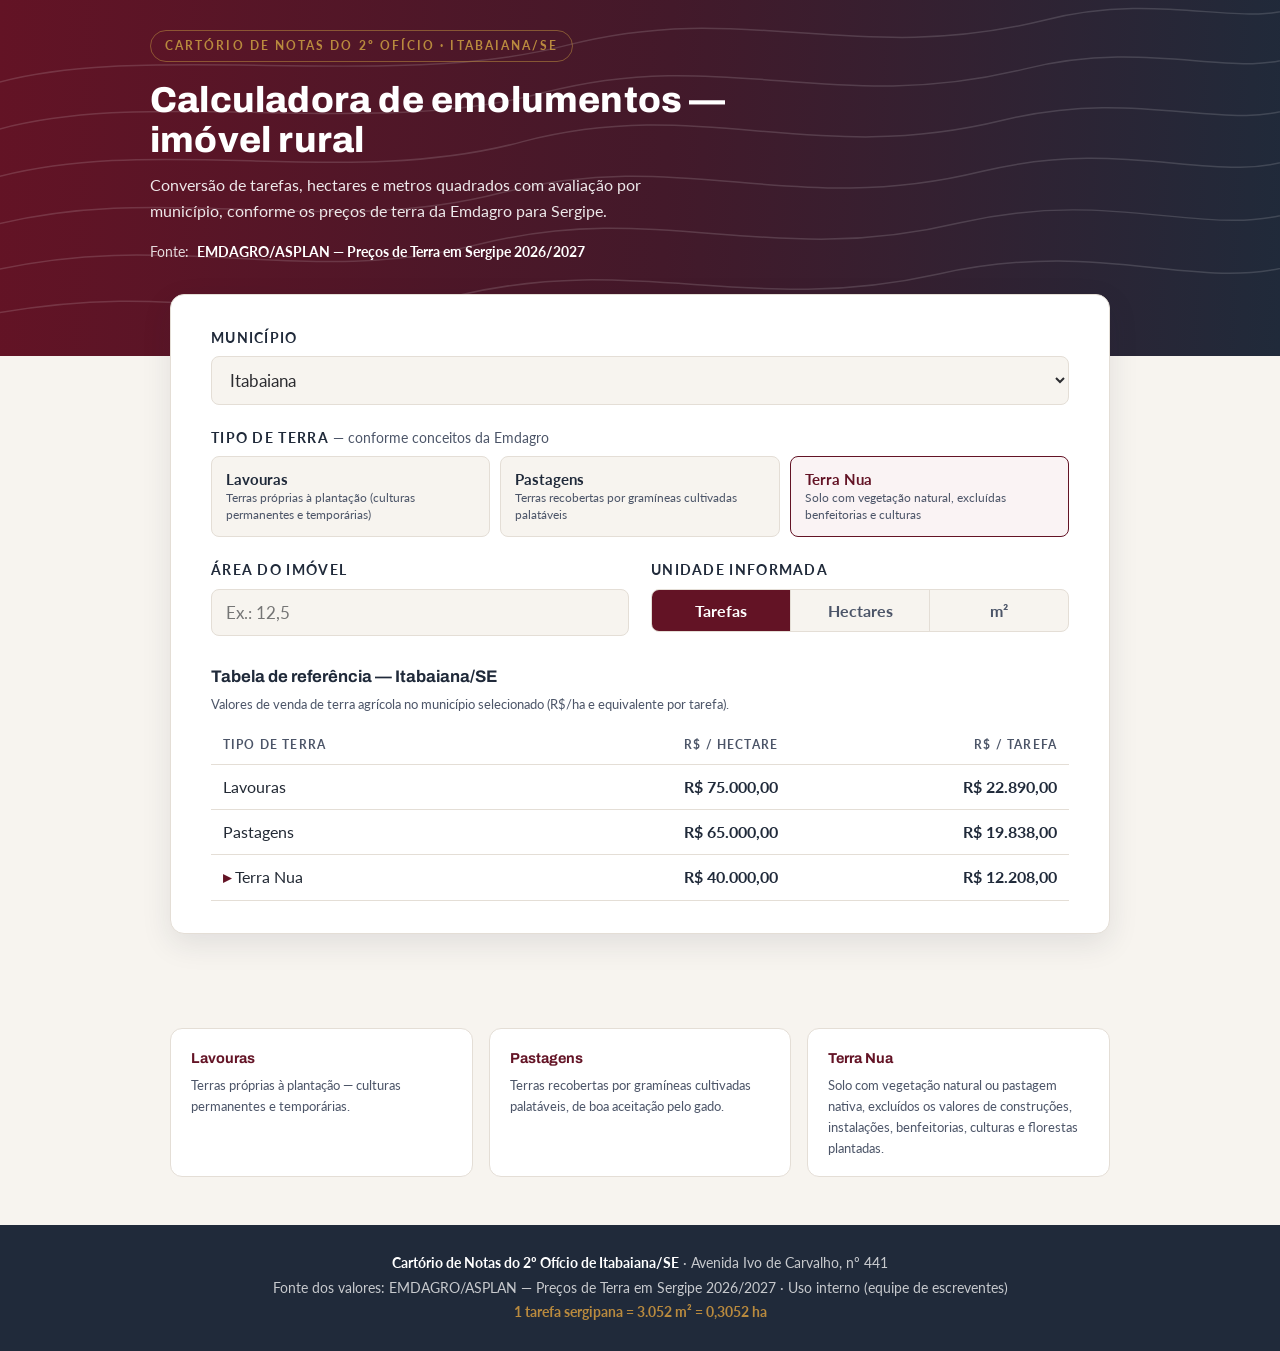
<file: calculadora.html>
<!DOCTYPE html>
<html lang="pt-BR">
<head>
<meta charset="UTF-8">
<meta name="viewport" content="width=device-width, initial-scale=1.0">
<title>Calculadora de emolumentos — imóvel rural | CN2O</title>
<link rel="preconnect" href="https://fonts.googleapis.com">
<link rel="preconnect" href="https://fonts.gstatic.com" crossorigin>
<link href="https://fonts.googleapis.com/css2?family=Archivo:wght@600;700;800&family=Lato:wght@400;700&display=swap" rel="stylesheet">
<style>
  :root{
    --vinho:#631325;
    --vinho-escuro:#470c1a;
    --marinho:#202a3a;
    --ouro:#b98a3e;
    --papel:#f7f5f2;
    --branco:#ffffff;
    --texto:#2c2c30;
    --texto-suave:#6b6560;
    --linha:#e4ded6;
    --ok:#2e6b45;
    --raio:10px;
    --sombra:0 10px 30px rgba(32,42,58,.10);
  }
  *{box-sizing:border-box;margin:0;padding:0}
  html{scroll-behavior:smooth}
  @media (prefers-reduced-motion: reduce){html{scroll-behavior:auto} *{transition:none!important;animation:none!important}}
  body{
    font-family:'Lato',sans-serif;
    background:var(--papel);
    color:var(--texto);
    line-height:1.55;
    min-height:100vh;
  }
  .display{font-family:'Ambient','Archivo',sans-serif;font-weight:800;letter-spacing:.2px}

  /* ---------- Cabeçalho com topografia serrana ---------- */
  header{
    position:relative;
    background:linear-gradient(150deg,var(--vinho) 0%,var(--vinho-escuro) 100%);
    color:var(--branco);
    padding:44px 20px 120px;
    overflow:hidden;
  }
  header svg.topo{
    position:absolute;inset:0;width:100%;height:100%;
    opacity:.14;pointer-events:none;
  }
  .header-inner{position:relative;max-width:980px;margin:0 auto}
  .eyebrow{
    display:inline-block;
    font-size:.72rem;font-weight:700;letter-spacing:.18em;text-transform:uppercase;
    color:var(--ouro);
    border:1px solid rgba(185,138,62,.55);
    padding:6px 14px;border-radius:999px;
    margin-bottom:18px;
  }
  header h1{font-size:clamp(1.7rem,4.2vw,2.7rem);line-height:1.12;max-width:640px}
  header p.sub{margin-top:12px;max-width:560px;color:rgba(255,255,255,.82);font-size:1rem}
  .fonte-chip{
    margin-top:18px;display:inline-flex;align-items:center;gap:8px;
    font-size:.8rem;color:rgba(255,255,255,.75);
  }
  .fonte-chip b{color:var(--branco);font-weight:700}

  /* ---------- Cartão principal ---------- */
  main{max-width:980px;margin:-78px auto 0;padding:0 20px 60px;position:relative}
  .card{
    background:var(--branco);
    border-radius:var(--raio);
    box-shadow:var(--sombra);
    border:1px solid var(--linha);
    padding:32px clamp(20px,4vw,40px);
  }
  .grid{display:grid;grid-template-columns:1fr 1fr;gap:22px}
  @media(max-width:720px){.grid{grid-template-columns:1fr}}
  .campo{display:flex;flex-direction:column;gap:7px}
  .campo label{font-size:.78rem;font-weight:700;letter-spacing:.09em;text-transform:uppercase;color:var(--marinho)}
  .campo .hint{font-size:.78rem;color:var(--texto-suave);font-weight:400;letter-spacing:0;text-transform:none}
  select,input[type=text],input[type=number]{
    font-family:'Lato',sans-serif;font-size:1rem;color:var(--texto);
    padding:12px 14px;border:1.5px solid var(--linha);border-radius:8px;
    background:var(--papel);width:100%;
    transition:border-color .15s, box-shadow .15s;
  }
  select:focus,input:focus{outline:none;border-color:var(--vinho);box-shadow:0 0 0 3px rgba(99,19,37,.14)}

  /* Segmentado de unidade */
  .segmento{display:flex;border:1.5px solid var(--linha);border-radius:8px;overflow:hidden;background:var(--papel)}
  .segmento button{
    flex:1;padding:11px 6px;border:none;background:transparent;cursor:pointer;
    font-family:'Lato',sans-serif;font-size:.92rem;font-weight:700;color:var(--texto-suave);
    transition:background .15s,color .15s;
  }
  .segmento button + button{border-left:1.5px solid var(--linha)}
  .segmento button[aria-pressed="true"]{background:var(--vinho);color:var(--branco)}
  .segmento button:focus-visible{outline:3px solid rgba(99,19,37,.35);outline-offset:-3px}

  .tipos{display:grid;grid-template-columns:repeat(3,1fr);gap:10px}
  @media(max-width:560px){.tipos{grid-template-columns:1fr}}
  .tipo-btn{
    text-align:left;padding:13px 14px;border:1.5px solid var(--linha);border-radius:8px;
    background:var(--papel);cursor:pointer;font-family:'Lato',sans-serif;
    transition:border-color .15s, background .15s;
  }
  .tipo-btn b{display:block;font-size:.95rem;color:var(--marinho)}
  .tipo-btn span{font-size:.76rem;color:var(--texto-suave);display:block;margin-top:2px;line-height:1.35}
  .tipo-btn[aria-pressed="true"]{border-color:var(--vinho);background:#faf3f4}
  .tipo-btn[aria-pressed="true"] b{color:var(--vinho)}
  .tipo-btn:focus-visible{outline:3px solid rgba(99,19,37,.35);outline-offset:2px}

  /* ---------- Resultado ---------- */
  .resultado{
    margin-top:28px;border-radius:var(--raio);
    background:var(--marinho);color:var(--branco);
    padding:26px clamp(18px,3.5vw,32px);
    display:none;
  }
  .resultado.ativo{display:block;animation:surgir .3s ease}
  @keyframes surgir{from{opacity:0;transform:translateY(6px)}to{opacity:1;transform:none}}
  .res-topo{display:flex;flex-wrap:wrap;justify-content:space-between;gap:14px;align-items:flex-end;border-bottom:1px solid rgba(255,255,255,.16);padding-bottom:18px}
  .res-topo .rotulo{font-size:.72rem;letter-spacing:.16em;text-transform:uppercase;color:var(--ouro);font-weight:700}
  .res-valor{font-size:clamp(1.8rem,4.5vw,2.6rem);font-family:'Ambient','Archivo',sans-serif;font-weight:800;line-height:1.1}
  .res-meta{font-size:.85rem;color:rgba(255,255,255,.72)}
  .conversoes{display:grid;grid-template-columns:repeat(3,1fr);gap:14px;margin-top:20px}
  @media(max-width:560px){.conversoes{grid-template-columns:1fr}}
  .conv{background:rgba(255,255,255,.06);border:1px solid rgba(255,255,255,.12);border-radius:8px;padding:12px 14px}
  .conv .u{font-size:.72rem;letter-spacing:.12em;text-transform:uppercase;color:rgba(255,255,255,.6);font-weight:700}
  .conv .v{font-size:1.15rem;font-weight:700;margin-top:2px}
  .res-refs{margin-top:18px;font-size:.86rem;color:rgba(255,255,255,.78);display:flex;flex-direction:column;gap:4px}
  .res-refs b{color:var(--branco)}
  .acoes{margin-top:22px;display:flex;flex-wrap:wrap;gap:12px}
  .btn{
    font-family:'Lato',sans-serif;font-weight:700;font-size:.95rem;
    padding:12px 22px;border-radius:8px;cursor:pointer;border:1.5px solid transparent;
    transition:transform .12s, background .15s;
  }
  .btn:active{transform:scale(.98)}
  .btn-ouro{background:var(--ouro);color:#231603}
  .btn-ouro:hover{background:#caa055}
  .btn-fantasma{background:transparent;color:var(--branco);border-color:rgba(255,255,255,.4)}
  .btn-fantasma:hover{border-color:var(--branco)}
  .btn:focus-visible{outline:3px solid rgba(185,138,62,.6);outline-offset:2px}
  .copiado{color:#8fd6a8;font-size:.85rem;font-weight:700;align-self:center;display:none}
  .copiado.mostrar{display:inline}

  /* ---------- Referência do município ---------- */
  .referencia{margin-top:28px;display:none}
  .referencia.ativo{display:block}
  .referencia h2{font-size:1.05rem;color:var(--marinho);margin-bottom:4px;font-family:'Ambient','Archivo',sans-serif;font-weight:700}
  .referencia p.leg{font-size:.82rem;color:var(--texto-suave);margin-bottom:12px}
  table{width:100%;border-collapse:collapse;font-size:.92rem}
  th,td{padding:10px 12px;text-align:left;border-bottom:1px solid var(--linha)}
  th{font-size:.72rem;letter-spacing:.1em;text-transform:uppercase;color:var(--texto-suave)}
  td.num{text-align:right;font-variant-numeric:tabular-nums;font-weight:700;color:var(--marinho)}
  tr td:first-child b{color:var(--vinho)}

  /* ---------- Conceitos / rodapé ---------- */
  .conceitos{max-width:980px;margin:34px auto 0;padding:0 20px;display:grid;grid-template-columns:repeat(3,1fr);gap:16px}
  @media(max-width:720px){.conceitos{grid-template-columns:1fr}}
  .conceito{background:var(--branco);border:1px solid var(--linha);border-radius:var(--raio);padding:18px 20px}
  .conceito h3{font-size:.9rem;color:var(--vinho);margin-bottom:6px;font-family:'Ambient','Archivo',sans-serif}
  .conceito p{font-size:.84rem;color:var(--texto-suave)}
  footer{
    margin-top:48px;background:var(--marinho);color:rgba(255,255,255,.75);
    padding:26px 20px;font-size:.83rem;text-align:center;line-height:1.7;
  }
  footer b{color:var(--branco)}
  footer .tarefa-nota{color:var(--ouro);font-weight:700}
</style>
<style id="harmonia-v112">
/* ===== v1.12 · Harmonia com o Hub CN2O — leitura e sobriedade ===== */
:root{--papel:#f7f4ef;--texto-suave:#4c5568;--raio:12px}
body{color:#232a35}
header{background:linear-gradient(92deg,#631325 0%,#43192a 52%,#202a3a 100%);padding:30px 20px 92px}
header h1{font-size:clamp(1.55rem,3.6vw,2.25rem)}
header p.sub{font-size:1.02rem;color:rgba(255,255,255,.9)}
.fonte-chip{font-size:.86rem;color:rgba(255,255,255,.84)}
main{margin-top:-62px}
.card{border-radius:14px}
.campo label{font-size:.9rem}
.campo .hint{font-size:.86rem;color:#4c5568}
.card input,.card select{font-size:1.06rem}
.segmento button{font-size:1rem}
.card table{font-size:.98rem}
.card th,.card td{padding:10px 12px}
.res-topo .rotulo{font-size:.8rem}
.res-meta{font-size:.95rem;color:rgba(255,255,255,.86)}
.res-refs{font-size:.95rem;color:rgba(255,255,255,.86)}
footer,.rodape{font-size:.9rem}
</style>
</head>
<body>

<header>
  <!-- Linhas topográficas da serra de Itabaiana (assinatura da marca CN2O) -->
  <svg class="topo" viewBox="0 0 1200 420" preserveAspectRatio="xMidYMid slice" aria-hidden="true">
    <g fill="none" stroke="#ffffff" stroke-width="1.4">
      <path d="M-20,340 C180,300 260,360 430,320 C600,280 700,340 880,300 C1040,265 1120,320 1220,290"/>
      <path d="M-20,300 C160,255 280,315 450,272 C620,230 720,295 900,252 C1050,218 1130,270 1220,240"/>
      <path d="M-20,258 C150,210 300,268 470,224 C640,180 740,248 920,204 C1060,170 1140,220 1220,190"/>
      <path d="M-20,214 C140,165 320,222 490,176 C660,132 760,200 940,156 C1070,124 1150,170 1220,142"/>
      <path d="M-20,170 C130,120 340,176 510,130 C680,86 780,152 960,108 C1080,78 1160,120 1220,94"/>
      <path d="M-20,126 C120,78 360,130 530,86 C700,42 800,106 980,62 C1090,34 1170,72 1220,48"/>
    </g>
  </svg>
  <div class="header-inner">
    <span class="eyebrow">Cartório de Notas do 2º Ofício · Itabaiana/SE</span>
    <h1 class="display">Calculadora de emolumentos — imóvel rural</h1>
    <p class="sub">Conversão de tarefas, hectares e metros quadrados com avaliação por município, conforme os preços de terra da Emdagro para Sergipe.</p>
    <div class="fonte-chip">Fonte: <b>EMDAGRO/ASPLAN — Preços de Terra em Sergipe 2026/2027</b></div>
  </div>
</header>

<main>
  <div class="card">
    <div class="campo">
      <label for="municipio">Município</label>
      <select id="municipio"></select>
    </div>

    <div class="campo" style="margin-top:22px">
      <label>Tipo de terra <span class="hint">— conforme conceitos da Emdagro</span></label>
      <div class="tipos" role="group" aria-label="Tipo de terra">
        <button type="button" class="tipo-btn" data-tipo="lavouras" aria-pressed="false">
          <b>Lavouras</b><span>Terras próprias à plantação (culturas permanentes e temporárias)</span>
        </button>
        <button type="button" class="tipo-btn" data-tipo="pastagens" aria-pressed="false">
          <b>Pastagens</b><span>Terras recobertas por gramíneas cultivadas palatáveis</span>
        </button>
        <button type="button" class="tipo-btn" data-tipo="terraNua" aria-pressed="true">
          <b>Terra Nua</b><span>Solo com vegetação natural, excluídas benfeitorias e culturas</span>
        </button>
      </div>
    </div>

    <div class="grid" style="margin-top:22px">
      <div class="campo">
        <label for="area">Área do imóvel</label>
        <input type="text" id="area" inputmode="decimal" placeholder="Ex.: 12,5" autocomplete="off">
      </div>
      <div class="campo">
        <label>Unidade informada</label>
        <div class="segmento" role="group" aria-label="Unidade de área">
          <button type="button" data-unidade="tarefas" aria-pressed="true">Tarefas</button>
          <button type="button" data-unidade="hectares" aria-pressed="false">Hectares</button>
          <button type="button" data-unidade="m2" aria-pressed="false">m²</button>
        </div>
      </div>
    </div>

    <!-- Resultado -->
    <section class="resultado" id="resultado" aria-live="polite">
      <div class="res-topo">
        <div>
          <div class="rotulo">Valor estimado do imóvel</div>
          <div class="res-valor" id="resValor">—</div>
        </div>
        <div class="res-meta" id="resMeta"></div>
      </div>
      <div class="conversoes">
        <div class="conv"><div class="u">Tarefas</div><div class="v" id="convTar">—</div></div>
        <div class="conv"><div class="u">Hectares</div><div class="v" id="convHa">—</div></div>
        <div class="conv"><div class="u">Metros quadrados</div><div class="v" id="convM2">—</div></div>
      </div>
      <div class="res-refs">
        <span>Valor de referência: <b id="refHa">—</b> por hectare · <b id="refTar">—</b> por tarefa</span>
        <span>Tarefa sergipana adotada: <b>3.052 m² (0,3052 ha)</b></span>
      </div>
      <div class="acoes">
        <button type="button" class="btn btn-ouro" id="btnCopiar">Copiar resultado para a escritura</button>
        <button type="button" class="btn btn-fantasma" id="btnLimpar">Limpar</button>
        <span class="copiado" id="msgCopiado">✓ Copiado</span>
      </div>
    </section>

    <!-- Referência do município -->
    <section class="referencia ativo" id="referencia">
      <h2 id="refTitulo">Tabela de referência</h2>
      <p class="leg">Valores de venda de terra agrícola no município selecionado (R$/ha e equivalente por tarefa).</p>
      <table>
        <thead>
          <tr><th>Tipo de terra</th><th style="text-align:right">R$ / hectare</th><th style="text-align:right">R$ / tarefa</th></tr>
        </thead>
        <tbody id="refCorpo"></tbody>
      </table>
    </section>
  </div>
</main>

<div class="conceitos">
  <div class="conceito"><h3>Lavouras</h3><p>Terras próprias à plantação — culturas permanentes e temporárias.</p></div>
  <div class="conceito"><h3>Pastagens</h3><p>Terras recobertas por gramíneas cultivadas palatáveis, de boa aceitação pelo gado.</p></div>
  <div class="conceito"><h3>Terra Nua</h3><p>Solo com vegetação natural ou pastagem nativa, excluídos os valores de construções, instalações, benfeitorias, culturas e florestas plantadas.</p></div>
</div>

<footer>
  <b>Cartório de Notas do 2º Ofício de Itabaiana/SE</b> · Avenida Ivo de Carvalho, nº 441<br>
  Fonte dos valores: EMDAGRO/ASPLAN — Preços de Terra em Sergipe 2026/2027 · Uso interno (equipe de escreventes)<br>
  <span class="tarefa-nota">1 tarefa sergipana = 3.052 m² = 0,3052 ha</span>
</footer>

<script>
/* ========= Tabela Emdagro 2026/2027 — Venda de terra agrícola (R$/ha) ========= */
const DADOS = {
  "Território Sul Sergipano": {
    "Arauá":{lavouras:37400,pastagens:27000,terraNua:25000},
    "Boquim":{lavouras:71800,pastagens:43500,terraNua:30300},
    "Cristinápolis":{lavouras:51200,pastagens:38400,terraNua:26600},
    "Estância":{lavouras:39000,pastagens:23000,terraNua:15000},
    "Indiaroba":{lavouras:43000,pastagens:25000,terraNua:15000},
    "Itabaianinha":{lavouras:60500,pastagens:33000,terraNua:19800},
    "Pedrinhas":{lavouras:73000,pastagens:41750,terraNua:30150},
    "Salgado":{lavouras:60000,pastagens:40000,terraNua:22000},
    "Santa Luzia do Itanhy":{lavouras:32000,pastagens:22300,terraNua:15000},
    "Tomar do Geru":{lavouras:35000,pastagens:28500,terraNua:25000},
    "Umbaúba":{lavouras:38000,pastagens:29500,terraNua:26000}
  },
  "Território Médio Sertão": {
    "Aquidabã":{lavouras:28400,pastagens:26400,terraNua:26100},
    "Cumbe":{lavouras:28300,pastagens:20260,terraNua:19600},
    "Feira Nova":{lavouras:30000,pastagens:26000,terraNua:25000},
    "Graccho Cardoso":{lavouras:34850,pastagens:30300,terraNua:26400},
    "Itabí":{lavouras:19000,pastagens:16000,terraNua:12500},
    "Nossa Senhora das Dores":{lavouras:27850,pastagens:21450,terraNua:12210}
  },
  "Território Leste Sergipano": {
    "Capela":{lavouras:36275,pastagens:32275,terraNua:24272.50},
    "Carmópolis":{lavouras:35000,pastagens:33000,terraNua:30000},
    "Divina Pastora":{lavouras:39600,pastagens:34500,terraNua:28200},
    "General Maynard":{lavouras:33000,pastagens:32000,terraNua:29000},
    "Japaratuba":{lavouras:35350,pastagens:32350,terraNua:26400},
    "Pirambú":{lavouras:33000,pastagens:32000,terraNua:25000},
    "Rosário do Catete":{lavouras:36000,pastagens:33000,terraNua:26100},
    "Santa Rosa de Lima":{lavouras:30000,pastagens:25000,terraNua:21000},
    "Siriri":{lavouras:26600,pastagens:23565,terraNua:21200}
  },
  "Território Centro Sul": {
    "Lagarto":{lavouras:56500,pastagens:31000,terraNua:19250},
    "Poço Verde":{lavouras:56000,pastagens:26000,terraNua:23100},
    "Riachão do Dantas":{lavouras:55000,pastagens:30000,terraNua:27000},
    "Simão Dias":{lavouras:60000,pastagens:29000,terraNua:25000},
    "Tobias Barreto":{lavouras:29850,pastagens:23150,terraNua:18000}
  },
  "Território Baixo São Francisco": {
    "Amparo do São Francisco":{lavouras:27500,pastagens:24420,terraNua:20625},
    "Brejo Grande":{lavouras:16700,pastagens:12000,terraNua:7920},
    "Canhoba":{lavouras:28000,pastagens:24420,terraNua:20625},
    "Cedro de São João":{lavouras:39600,pastagens:36600,terraNua:25700},
    "Ilha das Flores":{lavouras:18000,pastagens:15000,terraNua:7260},
    "Japoatã":{lavouras:27000,pastagens:24750,terraNua:14600},
    "Malhada dos Bois":{lavouras:30000,pastagens:28070,terraNua:23265},
    "Muribeca":{lavouras:25500,pastagens:21400,terraNua:13250},
    "Neópolis":{lavouras:18000,pastagens:15000,terraNua:8250},
    "Pacatuba":{lavouras:15200,pastagens:10000,terraNua:6600},
    "Propriá":{lavouras:30000,pastagens:28050,terraNua:23935},
    "Santana do São Francisco":{lavouras:17300,pastagens:12000,terraNua:9590},
    "São Francisco":{lavouras:29800,pastagens:27635,terraNua:23100},
    "Telha":{lavouras:25500,pastagens:23100,terraNua:18150}
  },
  "Território Agreste Sergipano": {
    "Areia Branca":{lavouras:77500,pastagens:72500,terraNua:40000},
    "Campo do Brito":{lavouras:66500,pastagens:57000,terraNua:35750},
    "Carira":{lavouras:59400,pastagens:58100,terraNua:56100},
    "Frei Paulo":{lavouras:45000,pastagens:41000,terraNua:20000},
    "Itabaiana":{lavouras:75000,pastagens:65000,terraNua:40000},
    "Macambira":{lavouras:60000,pastagens:55000,terraNua:32000},
    "Malhador":{lavouras:76500,pastagens:70000,terraNua:69000},
    "Moita Bonita":{lavouras:71000,pastagens:66000,terraNua:49500},
    "Nossa Senhora Aparecida":{lavouras:49500,pastagens:46000,terraNua:39600},
    "Pedra Mole":{lavouras:46000,pastagens:45000,terraNua:20000},
    "Pinhão":{lavouras:45000,pastagens:41100,terraNua:20000},
    "Ribeirópolis":{lavouras:49500,pastagens:47500,terraNua:33000},
    "São Domingos":{lavouras:42250,pastagens:33125,terraNua:16250},
    "São Miguel do Aleixo":{lavouras:42900,pastagens:38900,terraNua:26400}
  },
  "Território Alto Sertão": {
    "Canindé de São Francisco":{lavouras:18737,pastagens:6600,terraNua:6287},
    "Gararu":{lavouras:17000,pastagens:13000,terraNua:11000},
    "Monte Alegre de Sergipe":{lavouras:23000,pastagens:19000,terraNua:17000},
    "Nossa Senhora da Glória":{lavouras:30000,pastagens:25000,terraNua:21000},
    "Nossa Senhora de Lourdes":{lavouras:19000,pastagens:16000,terraNua:13000},
    "Poço Redondo":{lavouras:13400,pastagens:6050,terraNua:4500},
    "Porto da Folha":{lavouras:18000,pastagens:15000,terraNua:12000}
  },
  "Território Grande Aracaju": {
    "Barra dos Coqueiros":{lavouras:73100,pastagens:61300,terraNua:59400},
    "Itaporanga d'Ajuda":{lavouras:37000,pastagens:32500,terraNua:25000},
    "Laranjeiras":{lavouras:49500,pastagens:39600,terraNua:35000},
    "Maruim":{lavouras:39600,pastagens:38000,terraNua:32000},
    "Nossa Senhora do Socorro":{lavouras:60700,pastagens:46000,terraNua:42500},
    "Riachuelo":{lavouras:40000,pastagens:30000,terraNua:23100},
    "Santo Amaro das Brotas":{lavouras:34000,pastagens:29700,terraNua:25100},
    "São Cristóvão":{lavouras:35000,pastagens:25000,terraNua:20000}
  }
};

/* ========= Constantes de conversão ========= */
const TAREFA_M2 = 3052;         // 1 tarefa sergipana = 3.052 m²
const TAREFA_HA = 0.3052;       // = 0,3052 ha
const NOMES_TIPO = {lavouras:"Lavouras", pastagens:"Pastagens", terraNua:"Terra Nua"};

/* ========= Estado ========= */
let estado = { municipio:null, tipo:"terraNua", unidade:"tarefas", area:null };

/* ========= Formatação pt-BR ========= */
const fmtBRL = v => v.toLocaleString('pt-BR',{style:'currency',currency:'BRL'});
const fmtNum = (v,dec=4) => v.toLocaleString('pt-BR',{minimumFractionDigits:0,maximumFractionDigits:dec});

/* ========= Elementos ========= */
const selMun  = document.getElementById('municipio');
const inpArea = document.getElementById('area');
const resSec  = document.getElementById('resultado');

/* ========= Lista única de municípios (ordem alfabética) ========= */
const MUNICIPIOS = {};
Object.values(DADOS).forEach(grupo=>Object.assign(MUNICIPIOS,grupo));
Object.keys(MUNICIPIOS).sort((a,b)=>a.localeCompare(b,'pt-BR')).forEach(m=>{
  const o=document.createElement('option');o.value=m;o.textContent=m;selMun.appendChild(o);
});
/* Padrão: Itabaiana */
selMun.value="Itabaiana";
estado.municipio=selMun.value;

selMun.addEventListener('change',()=>{estado.municipio=selMun.value;atualizar()});

/* ========= Tipo de terra ========= */
document.querySelectorAll('.tipo-btn').forEach(b=>{
  b.addEventListener('click',()=>{
    document.querySelectorAll('.tipo-btn').forEach(x=>x.setAttribute('aria-pressed','false'));
    b.setAttribute('aria-pressed','true');
    estado.tipo=b.dataset.tipo;
    atualizar();
  });
});

/* ========= Unidade ========= */
document.querySelectorAll('.segmento button').forEach(b=>{
  b.addEventListener('click',()=>{
    document.querySelectorAll('.segmento button').forEach(x=>x.setAttribute('aria-pressed','false'));
    b.setAttribute('aria-pressed','true');
    estado.unidade=b.dataset.unidade;
    atualizar();
  });
});

/* ========= Área (aceita vírgula) ========= */
inpArea.addEventListener('input',()=>{
  const bruto=inpArea.value.replace(/\./g,'').replace(',','.');
  const n=parseFloat(bruto);
  estado.area=(isFinite(n)&&n>0)?n:null;
  atualizar();
});

/* ========= Cálculo e renderização ========= */
function conversoes(area,unidade){
  let ha;
  if(unidade==='tarefas') ha=area*TAREFA_HA;
  else if(unidade==='hectares') ha=area;
  else ha=area/10000;
  return { ha, tarefas: ha/TAREFA_HA, m2: ha*10000 };
}

let ultimoTexto='';

function atualizar(){
  const dadosMun = MUNICIPIOS[estado.municipio];
  renderReferencia(dadosMun);

  if(!dadosMun || estado.area===null){ resSec.classList.remove('ativo'); return; }

  const precoHa = dadosMun[estado.tipo];
  if(precoHa==null){ resSec.classList.remove('ativo'); return; } // "..." — dado indisponível

  const c = conversoes(estado.area, estado.unidade);
  const valor = c.ha * precoHa;
  const precoTarefa = precoHa * TAREFA_HA;

  document.getElementById('resValor').textContent = fmtBRL(valor);
  document.getElementById('resMeta').textContent =
    `${estado.municipio}/SE · ${NOMES_TIPO[estado.tipo]}`;
  document.getElementById('convTar').textContent = fmtNum(c.tarefas,4)+' tar.';
  document.getElementById('convHa').textContent  = fmtNum(c.ha,4)+' ha';
  document.getElementById('convM2').textContent  = fmtNum(c.m2,0)+' m²';
  document.getElementById('refHa').textContent   = fmtBRL(precoHa);
  document.getElementById('refTar').textContent  = fmtBRL(precoTarefa);

  ultimoTexto =
`Avaliação de imóvel rural — Tabela EMDAGRO/ASPLAN 2026/2027
Município: ${estado.municipio}/SE
Tipo de terra: ${NOMES_TIPO[estado.tipo]} — ${fmtBRL(precoHa)}/ha (${fmtBRL(precoTarefa)}/tarefa)
Área: ${fmtNum(c.tarefas,4)} tarefas | ${fmtNum(c.ha,4)} ha | ${fmtNum(c.m2,0)} m²
(1 tarefa sergipana = 3.052 m² = 0,3052 ha)
VALOR ESTIMADO: ${fmtBRL(valor)}`;

  resSec.classList.add('ativo');
}

function renderReferencia(dadosMun){
  const sec=document.getElementById('referencia');
  if(!dadosMun){sec.classList.remove('ativo');return}
  sec.classList.add('ativo');
  document.getElementById('refTitulo').textContent =
    `Tabela de referência — ${estado.municipio}/SE`;
  const corpo=document.getElementById('refCorpo');
  corpo.innerHTML='';
  ['lavouras','pastagens','terraNua'].forEach(t=>{
    const v=dadosMun[t];
    const tr=document.createElement('tr');
    const marca = t===estado.tipo ? '<b>▸</b> ' : '';
    tr.innerHTML =
      `<td>${marca}${NOMES_TIPO[t]}</td>
       <td class="num">${v==null?'— sem dados':fmtBRL(v)}</td>
       <td class="num">${v==null?'—':fmtBRL(v*TAREFA_HA)}</td>`;
    corpo.appendChild(tr);
  });
}

/* ========= Copiar / limpar ========= */
document.getElementById('btnCopiar').addEventListener('click',async()=>{
  if(!ultimoTexto)return;
  try{ await navigator.clipboard.writeText(ultimoTexto); }
  catch(e){
    const ta=document.createElement('textarea');ta.value=ultimoTexto;
    document.body.appendChild(ta);ta.select();document.execCommand('copy');ta.remove();
  }
  const msg=document.getElementById('msgCopiado');
  msg.classList.add('mostrar');
  setTimeout(()=>msg.classList.remove('mostrar'),2200);
});
document.getElementById('btnLimpar').addEventListener('click',()=>{
  inpArea.value='';estado.area=null;atualizar();inpArea.focus();
});

/* Render inicial da referência */
atualizar();
</script>
</body>
</html>
</file>
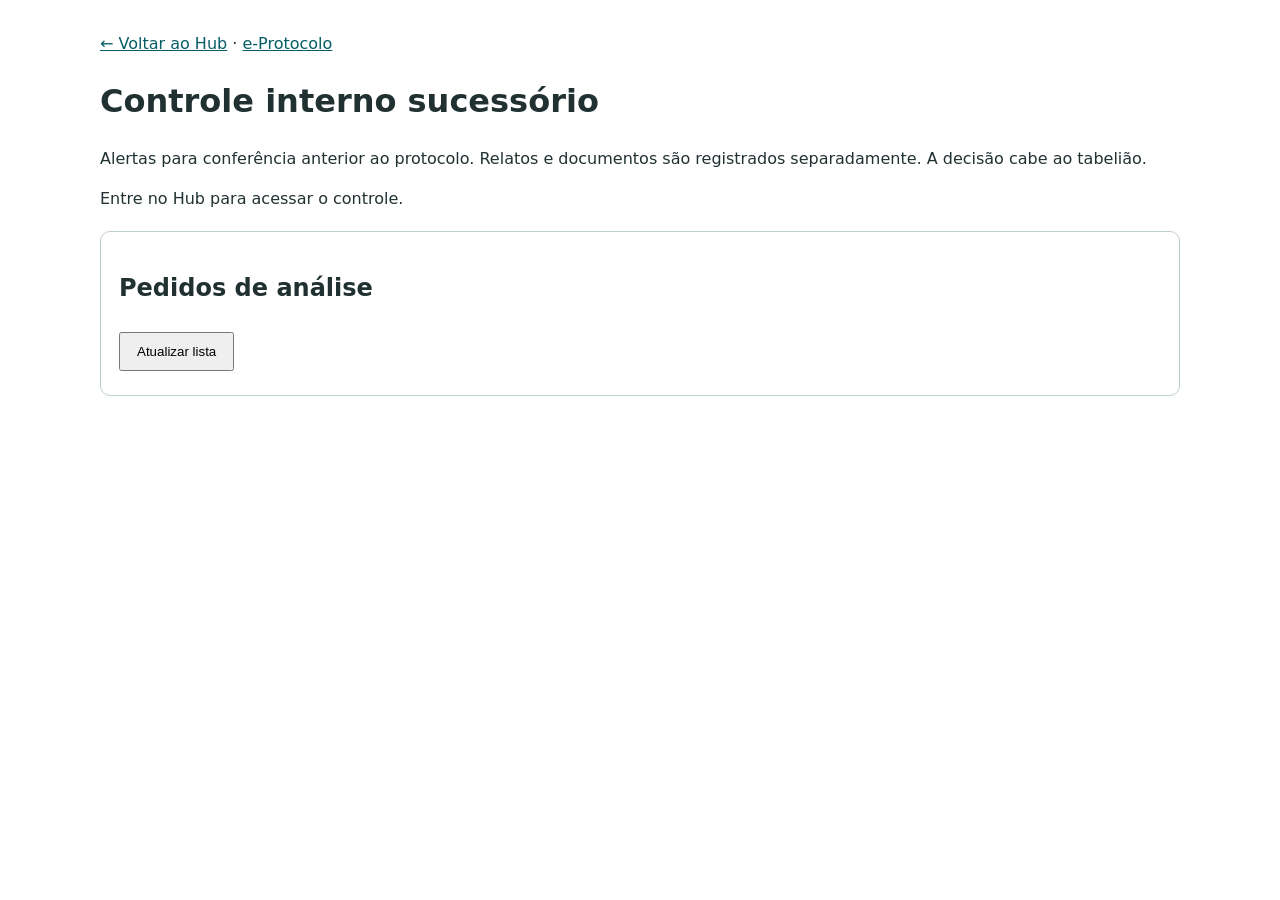
<file: controle-sucessorio.html>
<!doctype html><html lang="pt-BR"><head><meta charset="utf-8"><meta name="viewport" content="width=device-width,initial-scale=1"><title>Controle interno sucessório · Hub CN2O</title><link rel="stylesheet" href="controle-sucessorio.css"></head>
<body><main class="controle-painel"><a href="index.html">← Voltar ao Hub</a> · <a href="protocolo.html">e-Protocolo</a><h1>Controle interno sucessório</h1><p>Alertas para conferência anterior ao protocolo. Relatos e documentos são registrados separadamente. A decisão cabe ao tabelião.</p><p id="aviso" role="status" aria-live="polite"></p>
<section><h2>Pedidos de análise</h2><button id="atualizar" type="button">Atualizar lista</button><div id="pedidos"></div></section>
<section id="analise" hidden><h2>Análise do pedido</h2><div id="detalhe"></div><details><summary>Dados completos submetidos à conferência</summary><pre id="payload"></pre></details><div id="decisao" hidden><h3>Decisão do tabelião</h3><div id="checklist"></div><label>Resultado<select id="estado"><option value="pendente">Manter pendente / solicitar complementação</option><option value="liberado">Liberar este pedido</option><option value="homonimo">Afastar correspondência por homonímia comprovada</option><option value="obstado">Obstar o trâmite deste pedido</option></select></label><label>Fundamento e referências documentais<textarea id="fundamento" maxlength="12000" placeholder="Registre o que foi conferido, documentos, páginas, datas e fundamento da decisão."></textarea></label><button id="decidir" type="button">Registrar decisão</button></div><details><summary>Histórico da análise</summary><pre id="historico"></pre></details></section>
<section id="cadastros" hidden><h2>Cadastro de alertas · tabelião</h2><button id="novo" type="button">Novo alerta</button><div id="alertas"></div><form id="formAlerta"><input type="hidden" id="alertaId"><input type="hidden" id="baseRevisao"><label>Autor da herança — nome documental<input id="nome" maxlength="180" required></label><label>CPF do autor, se documentado<input id="cpf" maxlength="14"></label><label>Variantes recebidas — uma por linha<textarea id="variantes"></textarea></label><label>Classificador<select id="categoria"><option value="possivel_omissao_herdeiros">Possível omissão de herdeiros</option><option value="vinculo_a_conferir">Vínculo a conferir</option><option value="divergencia_documental">Divergência documental</option><option value="indicios_a_apurar">Indícios a apurar</option></select></label><label>Interessados a conferir na documentação — um por linha<textarea id="interessados"></textarea></label><label>Relato recebido — sem tratá-lo como fato comprovado<textarea id="relato" maxlength="12000" required></textarea></label><label>Origem do relato<input id="fonte_relato" maxlength="500" required></label><label>Data do recebimento<input id="data_recebimento" type="date" required></label><label>O que consta nos documentos — um item por linha<textarea id="documentado" required></textarea></label><label>Pendências e pontos de atenção — um item por linha<textarea id="pendencias" required></textarea></label><label>Orientação para o escrevente<textarea id="orientacao" maxlength="6000" required></textarea></label><label>Solução / orientação jurídica prévia fornecida pela serventia<textarea id="solucao_previa" maxlength="12000" placeholder="Registre a solução jurídica previamente definida, quando houver, e suas referências. Campo facultativo."></textarea></label><label><input id="ativo" type="checkbox" checked> Alerta ativo</label><button type="submit">Salvar alerta</button><label>Documento apresentado (PDF, até 8 MB)<input id="arquivo" type="file" accept="application/pdf"></label><button type="button" id="anexar">Anexar ao alerta salvo</button><div id="documentos"></div></form></section>
</main><script src="controle-sucessorio-painel.js"></script></body></html>
</file>
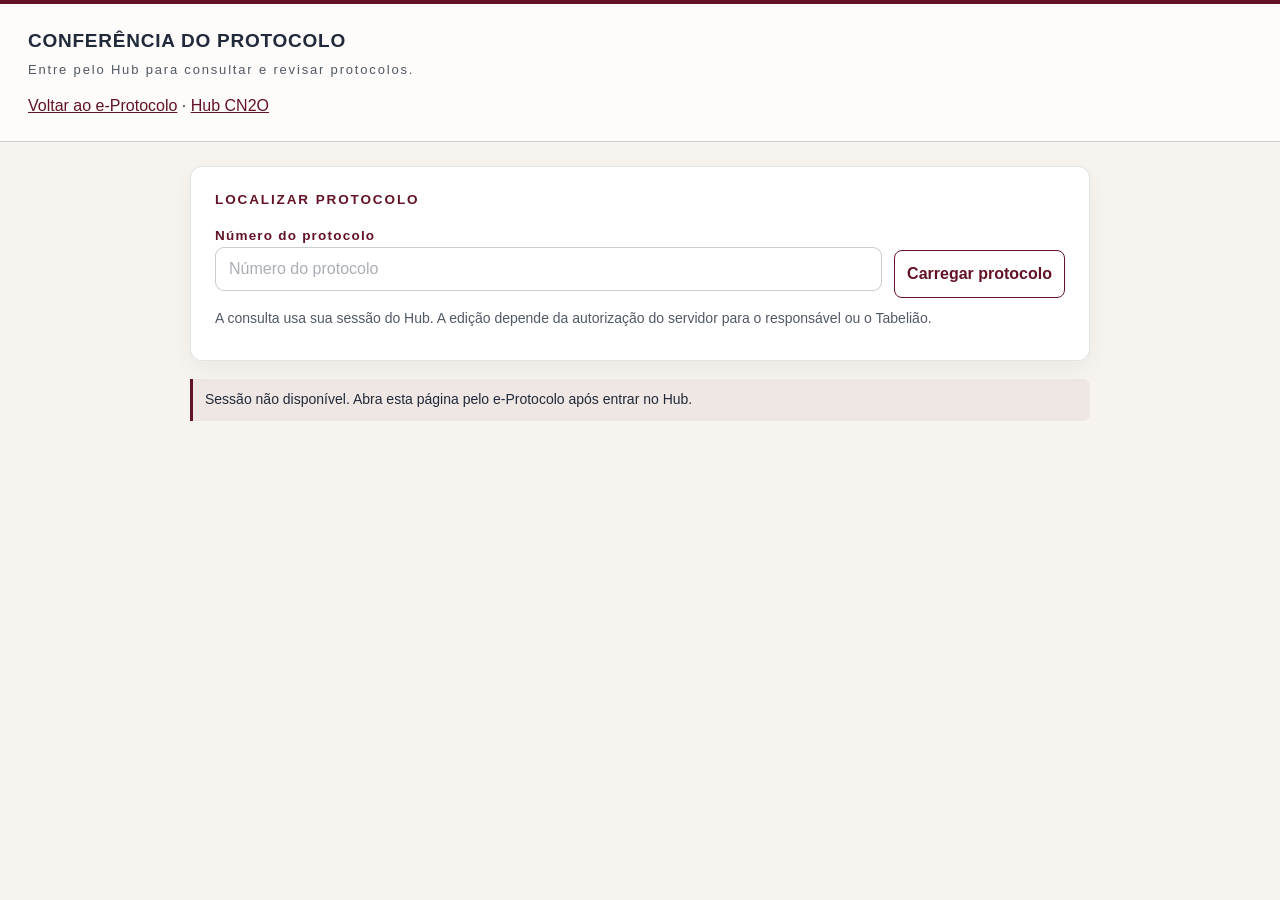
<file: curadoria.html>
<!doctype html>
<html lang="pt-BR"><head><meta charset="utf-8"><meta name="viewport" content="width=device-width,initial-scale=1"><title>CN2O · Revisão da conferência</title>
<style>
/* ============ IDENTIDADE CN2O — Brandbook jan/2026 ============
   Paleta oficial (exclusiva): #631325 vinho · #202a3a marinho · #ffffff
   Tons intermediários derivados só por transparência das cores oficiais.
   Tipografia: Ambient Bold (títulos) / Lato Regular (texto).
   Ambient Bold não existe como webfont — Montserrat 700/800 é o
   substituto de tela; troque pelo arquivo licenciado quando disponível. */
:root{
  --vinho:#631325; --marinho:#202a3a; --branco:#ffffff;
  --linha:rgba(32,42,58,.24); --linha-suave:rgba(32,42,58,.12);
  --texto:var(--marinho); --texto-suave:rgba(32,42,58,.66);
  --vinho-fundo:rgba(99,19,37,.06);
}
*{box-sizing:border-box;margin:0;padding:0}
body{font-family:'Lato',sans-serif;background:var(--branco);color:var(--texto);font-size:15px;line-height:1.5}
.versalete{font-family:'Montserrat',sans-serif;text-transform:uppercase;letter-spacing:.14em;font-weight:600}

/* Cabeçalho — assinatura da marca sobre branco, filete vinho no topo */
header{background:var(--branco);border-top:4px solid var(--vinho);border-bottom:1px solid var(--linha);padding:24px 28px;position:relative;overflow:hidden}
header svg.topo{position:absolute;right:-30px;top:-14px;height:150%;opacity:.10}
.marca{display:flex;align-items:center;gap:18px;position:relative}
.mono{font-family:'Montserrat',sans-serif;font-weight:800;color:var(--marinho);font-size:34px;line-height:.85;letter-spacing:-.01em}
.mono .ponto{display:inline-block;width:9px;height:9px;background:var(--vinho);margin-left:3px}
.barra{width:3px;align-self:stretch;background:var(--vinho)}
.nomes h1{font-family:'Montserrat',sans-serif;font-weight:700;font-size:19px;letter-spacing:.04em;color:var(--marinho);text-transform:uppercase}
.nomes .oficio{font-family:'Montserrat',sans-serif;font-weight:600;font-size:11.5px;letter-spacing:.3em;color:var(--vinho);text-transform:uppercase;margin-top:3px}
.nomes .tab{font-size:12px;letter-spacing:.14em;color:var(--texto-suave);margin-top:4px}

.selo{display:inline-block;font-size:10px;background:var(--vinho-fundo);color:var(--vinho);border:1px solid rgba(99,19,37,.25);border-radius:4px;padding:3px 8px;letter-spacing:.1em;margin-left:10px;vertical-align:middle;text-transform:uppercase;font-family:'Montserrat',sans-serif;font-weight:600}

.wrap{max-width:1180px;margin:0 auto;padding:26px 20px 90px;display:grid;grid-template-columns:minmax(0,1fr) 360px;gap:28px;align-items:start}
@media(max-width:920px){.wrap{grid-template-columns:1fr}.rail{position:static!important;order:2}}

/* Blocos */
.bloco{background:var(--branco);border:1px solid var(--linha);border-radius:10px;padding:20px 22px;margin-bottom:18px}
.bloco h2{font-size:12.5px;color:var(--vinho);margin-bottom:15px}
.bloco h2 span.n{display:inline-block;background:var(--vinho);color:var(--branco);border-radius:50%;width:20px;height:20px;text-align:center;line-height:20px;font-size:11px;margin-right:8px}
.oculto{display:none!important}

/* Chips de ato */
.chips{display:flex;flex-wrap:wrap;gap:10px}
.chip{border:1.5px solid var(--linha);background:var(--branco);border-radius:8px;padding:12px 16px;cursor:pointer;font-family:'Montserrat',sans-serif;font-size:12px;font-weight:600;letter-spacing:.06em;color:var(--marinho);transition:.15s}
.chip:hover{border-color:var(--vinho)}
.chip.ativo{background:var(--vinho);border-color:var(--vinho);color:var(--branco)}

/* Campos */
.grade{display:grid;grid-template-columns:1fr 1fr;gap:14px}
@media(max-width:640px){.grade{grid-template-columns:1fr}}
label.rotulo{display:block;font-size:12.5px;color:var(--vinho);font-weight:700;letter-spacing:.09em;margin-bottom:7px}
input[type=text],input[type=tel],input[type=date],select,textarea{width:100%;border:1.5px solid var(--linha);border-radius:7px;padding:11px 12px;font-family:'Lato',sans-serif;font-size:15px;background:var(--branco);color:var(--texto)}
textarea{resize:vertical;min-height:70px}
input::placeholder,textarea::placeholder{color:rgba(32,42,58,.38)}
input:focus,select:focus,textarea:focus{outline:2px solid var(--vinho);outline-offset:1px;border-color:var(--vinho)}

/* Opções */
.opcoes{display:flex;flex-wrap:wrap;gap:8px}
.op{border:1.5px solid var(--linha);border-radius:7px;padding:9px 13px;cursor:pointer;font-size:13.5px;background:var(--branco);transition:.12s;user-select:none}
.op:hover{border-color:var(--vinho)}
.op.sel{background:var(--vinho);border-color:var(--vinho);color:var(--branco)}
.op.tog.sel{background:var(--marinho);border-color:var(--marinho)}
.pergunta{margin-bottom:16px}
.pergunta:last-child{margin-bottom:0}
.pergunta .titulo-p{font-size:14px;font-weight:700;color:var(--marinho);margin-bottom:9px;border-left:3px solid var(--vinho);padding-left:9px;line-height:1.25}
.sub{border-left:3px solid var(--linha);padding-left:14px;margin-top:12px}

/* Avisos — vinho institucional, sem cor estranha à paleta */
.aviso{background:var(--vinho-fundo);border-left:3px solid var(--vinho);border-radius:0 7px 7px 0;padding:10px 12px;font-size:12.5px;color:var(--marinho);margin-top:10px}
.badge-parceiro{display:inline-block;margin-top:7px;background:var(--vinho);color:var(--branco);border-radius:6px;padding:5px 10px;font-family:'Montserrat',sans-serif;font-size:11px;font-weight:700;letter-spacing:.08em}
.bola{display:inline-block;width:9px;height:9px;border-radius:50%;margin-right:6px;vertical-align:middle;box-shadow:0 0 0 1px rgba(255,255,255,.55)}
.bolas{display:inline-block;margin-left:7px;white-space:nowrap}
.bolas .bola{margin-right:3px}

/* Trilho do dossiê — painel marinho, acentos vinho e branco */
.rail{position:sticky;top:18px}
.dossie{background:var(--marinho);color:var(--branco);border-radius:10px;padding:20px 20px 22px;border-top:4px solid var(--vinho)}
.dossie h3{font-size:12px;letter-spacing:.16em;color:rgba(255,255,255,.82);margin-bottom:4px}
.dossie .titulo-prev{font-family:'Montserrat',sans-serif;font-size:13px;font-weight:600;margin-bottom:14px;min-height:18px;color:var(--branco);word-break:break-word}
.dossie ul{list-style:none}
.dossie li{display:flex;align-items:flex-start;gap:9px;padding:7px 0;border-bottom:1px solid rgba(255,255,255,.10);font-size:13.5px;cursor:pointer}
.dossie li:last-child{border-bottom:none}
.dossie li .cx{width:17px;height:17px;border:1.5px solid rgba(255,255,255,.45);border-radius:4px;flex:none;margin-top:1px;display:flex;align-items:center;justify-content:center;font-size:11px}
.dossie li.marcado .cx{background:var(--vinho);border-color:var(--vinho);color:var(--branco);font-weight:700}
.dossie li.marcado{color:var(--branco)}
.dossie li:not(.marcado){color:rgba(255,255,255,.70)}
.dossie li.inj{animation:entra .25s ease}
@keyframes entra{from{opacity:0;transform:translateX(8px)}to{opacity:1;transform:none}}
.dossie .contagem{margin-top:14px;font-size:12.5px;color:rgba(255,255,255,.82);letter-spacing:.08em}
.btn-prot{width:100%;margin-top:14px;background:var(--vinho);color:var(--branco);border:none;border-radius:8px;padding:14px;font-family:'Montserrat',sans-serif;font-weight:700;font-size:13px;letter-spacing:.12em;text-transform:uppercase;cursor:pointer;transition:.15s}
.btn-prot:hover{filter:brightness(1.15)}
.btn-prot:disabled{background:rgba(255,255,255,.18);color:rgba(255,255,255,.5);cursor:not-allowed}
.nota-rail{font-size:11.5px;color:var(--texto-suave);margin-top:10px;text-align:center}
.dossie .nota-rail{color:rgba(255,255,255,.55)}

/* Modais */
.veu{position:fixed;inset:0;background:rgba(32,42,58,.65);display:none;align-items:flex-start;justify-content:center;padding:30px 16px;overflow:auto;z-index:50}
.veu.aberto{display:flex}
.modal{background:var(--branco);border-radius:12px;border-top:4px solid var(--vinho);max-width:640px;width:100%;padding:26px 26px 22px}
.modal h3{font-size:12px;color:var(--vinho);margin-bottom:14px}
.recibo{background:var(--vinho-fundo);border:1px solid rgba(99,19,37,.20);border-radius:10px;padding:16px 18px;font-size:14px;white-space:pre-wrap;line-height:1.6;color:var(--marinho)}
.payload{background:var(--marinho);color:rgba(255,255,255,.85);border-radius:10px;padding:16px;font-family:ui-monospace,Menlo,Consolas,monospace;font-size:12px;white-space:pre;overflow:auto;margin-top:16px;max-height:260px}
.fechar{margin-top:16px;background:var(--marinho);color:var(--branco);border:none;border-radius:7px;padding:11px 18px;font-family:'Montserrat',sans-serif;font-size:12px;letter-spacing:.1em;cursor:pointer;text-transform:uppercase}
.btn-check{position:fixed;bottom:18px;right:18px;z-index:40;background:var(--marinho);color:var(--branco);border:none;border-radius:50px;padding:13px 19px;font-family:'Montserrat',sans-serif;font-weight:600;font-size:12px;letter-spacing:.08em;cursor:pointer;box-shadow:0 4px 16px rgba(32,42,58,.35);display:none}
.btn-check.on{display:block}
.ck-grp{font-family:'Montserrat',sans-serif;text-transform:uppercase;letter-spacing:.12em;font-weight:600;font-size:10.5px;color:var(--vinho);margin:0 0 5px;grid-column:1/-1;border-bottom:1px solid var(--linha);padding-bottom:4px}
.ck-grp.dep{margin-top:12px}
.ck-it{display:flex;align-items:flex-start;gap:7px;padding:2px 4px 2px 0;font-size:11.5px;line-height:1.28;break-inside:avoid}
.ck-it .txt span{color:var(--texto-suave);font-size:11px}
.ck-it .cxk{width:14px;height:14px;border:1.5px solid var(--linha);border-radius:4px;flex:none;margin-top:1px;display:flex;align-items:center;justify-content:center;font-size:10px;color:transparent}
.ck-it.tick{cursor:pointer;border-radius:6px;padding-left:5px;margin-left:-5px}
.ck-it.tick:hover{background:var(--vinho-fundo)}
.ck-it.tick.on .cxk{background:var(--vinho);border-color:var(--vinho);color:var(--branco);font-weight:700}
.ck-it.ref{color:var(--texto-suave);font-size:11px}
.ck-it.ref .cxk{border-style:dashed;color:var(--texto-suave)}
.veu.check{align-items:center;padding:14px}
.modal-check{max-width:min(1220px,97vw);max-height:95vh;display:flex;flex-direction:column;padding:18px 22px 14px}
.modal-check h3{margin-bottom:6px}
.modal-check .lista-ck{display:grid;grid-template-columns:repeat(auto-fill,minmax(230px,1fr));gap:0 20px;align-content:start;overflow:auto;flex:1 1 auto;padding-right:4px}
.ck-rodape{display:flex;align-items:center;justify-content:space-between;gap:14px;flex-wrap:wrap;margin-top:10px;border-top:1px solid var(--linha);padding-top:10px}
.ck-cont{font-size:12px;color:var(--texto-suave);text-align:left;max-width:70%}
.ck-cont b{color:var(--vinho)}
.modal-check .fechar{margin-top:0}
.modo-test .cel-padrao{display:none!important}
.bloco.destaque{border:2px solid var(--vinho);background:var(--vinho-fundo)}
.bloco.destaque h2{font-size:14px}
.qual-grp{font-family:'Montserrat',sans-serif;text-transform:uppercase;letter-spacing:.12em;font-weight:700;font-size:12px;color:var(--vinho);margin:16px 0 8px;border-left:3px solid var(--vinho);padding-left:9px}
.qual-grp:first-child{margin-top:0}
</style>
<style id="harmonia-v112">
/* ===== v1.12 · Harmonia com o Hub CN2O — sobriedade e leitura ===== */
:root{--texto-suave:rgba(32,42,58,.78)}
body{background:#f7f4ef;font-size:16px;line-height:1.6}
header{background:#fdfcfa;padding:22px 28px}
.wrap{padding-top:28px}
.bloco{border-radius:12px;border-color:rgba(32,42,58,.13);box-shadow:0 8px 22px rgba(32,42,58,.05);padding:22px 24px}
.bloco h2{font-size:13.5px}
.chip{font-size:13px;padding:13px 18px;border-radius:10px}
label.rotulo{font-size:13.5px}
input[type=text],input[type=tel],input[type=date],select,textarea{font-size:16px;border-radius:9px;padding:12px 13px}
.op{font-size:14.5px;padding:10px 15px;border-radius:9px}
.pergunta .titulo-p{font-size:15.5px}
.aviso{font-size:14px;line-height:1.55}
.nomes .tab{font-size:13px}
.dossie{border-radius:12px}
.dossie li{font-size:14.5px}
.dossie .titulo-prev{font-size:14px}
.dossie .contagem{font-size:13.5px}
.btn-prot{font-size:13.5px;border-radius:10px;padding:15px}
.btn-check{font-size:13px}
.selo{font-size:10.5px}
/* v1.36 — CERTIDÃO: campo com o botão "não consta" ao lado, e a lista de anexos */
.linha-nc{display:flex;gap:8px;align-items:stretch}
/* v1.37.5 — pessoa física / jurídica / múltiplos na identificação */
.ident-partes .pergunta{margin:12px 0 0}
.ident-partes .pergunta.sub{margin-left:0;padding-left:14px;border-left:3px solid rgba(32,42,58,.22)}
.ident-partes .titulo-p{font-size:15px}
.ident-partes .op{font-size:15px}
.ident-partes .aviso{font-size:14.5px}
.ident-partes-cel{border-top:1px dashed rgba(32,42,58,.18);padding-top:4px}
#identTSlotCV .ident-partes{margin-top:4px}
.ident-partes button.op{font-family:inherit;line-height:1.25}
.ident-partes button.op:not(.sel){color:var(--marinho)}
.ident-partes button.op:focus-visible{outline:3px solid rgba(99,19,37,.55);outline-offset:2px}
.linha-nc input{flex:1;min-width:0}
.nc{flex:0 0 auto;border:2px solid #c9ced8;background:#fff;color:#44506b;border-radius:10px;
    padding:0 12px;font:inherit;font-size:15px;line-height:1.1;cursor:pointer;white-space:nowrap} /* v1.36.1: 15px */
.nc:hover{border-color:#9aa4b6}
.nc.sel{background:#631325;border-color:#631325;color:#fff;font-weight:700}
.campo-nc input:disabled{background:#fff;color:#202a3a;font-style:italic} /* v1.36.1: sem cinza-claro */
/* v1.36.1 — legibilidade do bloco CERT: placeholder escuro o bastante (≥ 4,5:1) */
#blCert input::placeholder{color:#5a6272;opacity:1}
#blCert input:disabled::placeholder{color:#202a3a;opacity:1;font-style:italic}
/* v1.37 — campo de preço ajustado */
input.moeda{font-weight:700;font-variant-numeric:tabular-nums;letter-spacing:.01em}
#perguntas input::placeholder{color:#5a6272;opacity:1}   /* dicas legíveis também na triagem */
/* v1.36.1 — rótulos e título do bloco CERT em fonte generosa (só neste bloco) */
#blCert h2{font-size:15.5px}
#blCert h2 span.n{font-size:14px}
#blCert label.rotulo{font-size:15px}
.nota-cert{font-size:15px;line-height:1.55;color:#202a3a;text-align:left}
.lista-anexos{list-style:none;margin:10px 0 0;padding:0}
.lista-anexos li{display:flex;align-items:center;gap:10px;background:#fbf5dd;border:1px solid #e3d9b4;
    border-radius:10px;padding:9px 12px;margin-bottom:7px;font-size:15px} /* v1.36.1: 15px */
.lista-anexos .arq-nome{flex:1;min-width:0;overflow:hidden;text-overflow:ellipsis;white-space:nowrap}
.lista-anexos .arq-tam{color:#44506b;font-size:14px;white-space:nowrap} /* v1.36.1: 14px */
.lista-anexos .arq-x{border:0;background:#631325;color:#fff;border-radius:8px;padding:5px 10px;
    font:inherit;font-size:14px;cursor:pointer} /* v1.36.1: 14px */
#certArq{font-size:15px}
.aviso-fil{margin-top:12px}
.arq-oculto{position:absolute;width:1px;height:1px;opacity:0;pointer-events:none}
.btn-arq{display:inline-block;background:#fff;color:#202a3a;border:2px solid #202a3a;border-radius:10px;
    padding:11px 18px;font-size:15.5px;font-weight:700;cursor:pointer;line-height:1.1}
.btn-arq:hover{background:#202a3a;color:#fff}
</style>
<style id="curadoria-estilo">
#blCuradoria .intro-curadoria{margin-bottom:16px;font-size:15px}
#blCuradoria fieldset{border:0;padding:0;margin:16px 0}
#blCuradoria legend{font-weight:700;margin-bottom:9px}
.curadoria-opcao{display:flex;align-items:flex-start;gap:10px;padding:10px 12px;border:1px solid var(--linha);border-radius:8px;margin:7px 0;cursor:pointer}
.curadoria-opcao input{margin-top:5px;accent-color:var(--vinho);flex:none}
.curadoria-opcao:has(input:checked){background:var(--vinho-fundo);border-color:var(--vinho)}
.curadoria-opcao small{display:block;font-size:13px;color:var(--texto-suave)}
.curadoria-btn{font:inherit;font-weight:700;border:1px solid var(--vinho);border-radius:8px;background:white;color:var(--vinho);padding:9px 12px;cursor:pointer}
.curadoria-btn:focus-visible{outline:3px solid var(--vinho);outline-offset:3px}
.curadoria-item{border:1px solid var(--linha);border-radius:10px;padding:14px;margin:12px 0}
.curadoria-item .grade{margin:10px 0}
.curadoria-item label{display:block;font-size:14px;font-weight:700}
.curadoria-item label input,.curadoria-item label select,.curadoria-item label textarea{margin-top:5px;font-weight:400}
.curadoria-item h3{font-size:16px}
.curadoria-resumo{font-size:14px;margin:10px 0}
#curadoriaErros ul{padding-left:20px}
#curadoriaConfirmacao{margin-top:18px;font-weight:700}
#curadoriaResumoRail{font-size:13px;color:rgba(255,255,255,.9);margin-top:10px}
</style>
<style>main.revisao{max-width:940px;margin:24px auto;padding:0 20px 60px}.consulta-fonte{display:flex;gap:12px;align-items:end;flex-wrap:wrap}.consulta-fonte label{flex:1;min-width:220px}.consulta-fonte button{min-height:48px}pre.dados{font:13px/1.55 ui-monospace,Consolas,monospace;white-space:pre-wrap;overflow-wrap:anywhere;max-height:420px;overflow:auto;background:#f6f4f0;border:1px solid var(--linha);padding:14px;border-radius:9px;margin:12px 0}summary{cursor:pointer;font-weight:700;padding:8px 0}#mensagem{margin-bottom:18px}header a{color:var(--vinho)}.revisao .acoes{display:flex;gap:12px;flex-wrap:wrap;margin:16px 0}.revisao .acoes button{width:auto;margin:0}.revisao .btn-prot:disabled{background:#d5d8dc;color:#4f5866}dt{font-weight:700;margin-top:10px}dd{white-space:pre-wrap;margin:4px 0 10px}.fonte-nota{font-size:14px;color:var(--texto-suave);margin:9px 0}</style></head><body>
<header><div class="nomes"><h1>Conferência do protocolo</h1><p class="tab" id="sessaoInfo"></p><p style="margin-top:12px"><a href="protocolo.html">Voltar ao e-Protocolo</a> · <a href="index.html" target="_top">Hub CN2O</a></p></div></header>
<main class="revisao">
<section class="bloco"><h2 class="versalete">Localizar protocolo</h2><div class="consulta-fonte"><label class="rotulo" for="numeroProtocolo">Número do protocolo<input type="text" id="numeroProtocolo" inputmode="numeric" maxlength="10" placeholder="Número do protocolo"></label><button type="button" id="carregarFonte" class="curadoria-btn">Carregar protocolo</button></div><p class="fonte-nota">A consulta usa sua sessão do Hub. A edição depende da autorização do servidor para o responsável ou o Tabelião.</p></section>
<div id="mensagem" class="aviso oculto" role="status" aria-live="polite"></div>
<div class="acoes"><button id="consultarAtual" class="curadoria-btn oculto" type="button">Consultar e comparar versão atual</button><button id="sincronizarFonte" class="curadoria-btn oculto" type="button">Tentar sincronização com Trello</button></div>
<section id="comparacao" class="bloco oculto"><h2 class="versalete">Revisão alterada no servidor</h2><p>Sua edição permanece nos campos abaixo. Compare os lançamentos e a curadoria registrada na versão atual antes de usá-la como base.</p><details><summary>Versão usada no início da sua edição</summary><pre id="comparacaoAnterior" class="dados"></pre></details><details open><summary>Versão atual do servidor</summary><pre id="comparacaoAtual" class="dados"></pre></details><button id="adotarVersao" type="button" class="curadoria-btn">Usar versão atual e manter minha edição</button></section>
<div id="edicao" class="oculto">
<section class="bloco"><h2 id="protocoloTitulo" class="versalete"></h2><p id="fonteRevisao" class="fonte-nota"></p><p>Lançamentos do protocolo na versão carregada, exibidos para conferência. A revisão abaixo atualiza apenas a curadoria e as parcelas; os demais dados permanecem preservados.</p><dl><dt>Preço / valor declarado</dt><dd id="precoOriginal"></dd><dt>Pagamento informado na triagem</dt><dd id="pagamentoOriginal"></dd></dl><details><summary>Consultar todos os dados do protocolo</summary><pre id="dadosOriginais" class="dados"></pre></details></section>
  <!-- 5 · CURADORIA DOS DADOS DECLARADOS E DOS DOCUMENTOS -->
  <section class="bloco" id="blCuradoria" aria-labelledby="curadoriaTitulo">
    <h2 class="versalete" id="curadoriaTitulo">Conferência das informações</h2>
    <p class="intro-curadoria">O protocolo é a fonte inicial da minuta. Confira nomes, papéis das partes, poderes, bens, valores, condições e pagamentos com os documentos do pedido. Se houver oposição sobre <b>o mesmo fato e negócio</b>, identifique-a: o documento pertinente prevalece nesse ponto, sem apagar a declaração original.</p>
    <div class="aviso">Esta tela não lê nem compara o conteúdo dos documentos. Marcar um documento como recebido no checklist não significa que seus dados foram conferidos. A conferência abaixo é feita por você.</div>

    <div id="curadoriaPagamentos" class="oculto">
      <h3 style="font-size:16px;margin-top:22px">Pagamentos discriminados</h3>
      <p class="curadoria-resumo">Registre cada parcela, inclusive pagamentos previstos. Use os valores e nomes efetivamente informados; campos desconhecidos podem permanecer vazios. Este registro complementa as respostas da triagem e não confirma quitação.</p>
      <div id="pagamentosLista"></div>
      <button type="button" class="curadoria-btn" id="adicionarPagamento">Adicionar parcela</button>
      <p id="pagamentosResumo" class="curadoria-resumo" aria-live="polite"></p>
    </div>

    <div id="curadoriaAlertas" aria-live="polite"></div>
    <fieldset>
      <legend>Como está a conferência do pedido?</legend>
      <label class="curadoria-opcao"><input type="radio" name="curadoriaEstado" value="compativeis"><span>Dados e documentos conferidos, sem divergência identificada<small>Considere todos os aspectos relevantes do pedido, e não apenas o preço.</small></span></label>
      <label class="curadoria-opcao"><input type="radio" name="curadoriaEstado" value="sem_comprovante"><span>Pagamento declarado sem comprovante disponível<small>A ausência fica registrada; não impede, por si só, protocolar pagamento em espécie.</small></span></label>
      <label class="curadoria-opcao"><input type="radio" name="curadoriaEstado" value="nao_conferidos"><span>Conferência pendente ou parcial<small>O pedido pode ser protocolado com esta pendência expressa.</small></span></label>
      <label class="curadoria-opcao"><input type="radio" name="curadoriaEstado" value="divergentes"><span>Identifiquei divergência entre informações ou documentos<small>Informe o fato, a referência do documento e o que precisa ser conciliado.</small></span></label>
    </fieldset>
    <div id="divergenciasBox" class="oculto">
      <div id="divergenciasLista"></div>
      <button type="button" class="curadoria-btn" id="adicionarDivergencia">Adicionar outra divergência</button>
    </div>
    <label class="rotulo" for="curadoriaObservacao">Observações da conferência (opcional)</label>
    <textarea id="curadoriaObservacao" rows="3" maxlength="4000" placeholder="Indique o que ainda falta conferir, o alcance da conferência ou a origem da informação."></textarea>
    <label class="curadoria-opcao" id="curadoriaConfirmacao"><input type="checkbox" id="curadoriaConfirmado"><span>Confirmo que registrei a situação real da conferência e suas pendências.<small>A confirmação será vinculada à minha sessão pelo servidor. Alterar os dados do pedido exige confirmar novamente.</small></span></label>
    <div class="aviso" id="curadoriaErros" role="status"></div>
  </section>

<div class="acoes"><button id="salvarCuradoria" class="btn-prot" type="button" disabled>Salvar conferência</button></div>
</div></main>
<script src="protocolo-curadoria.js"></script><script src="protocolo-curadoria-form.js"></script><script src="curadoria.js"></script>
</body></html>
</file>
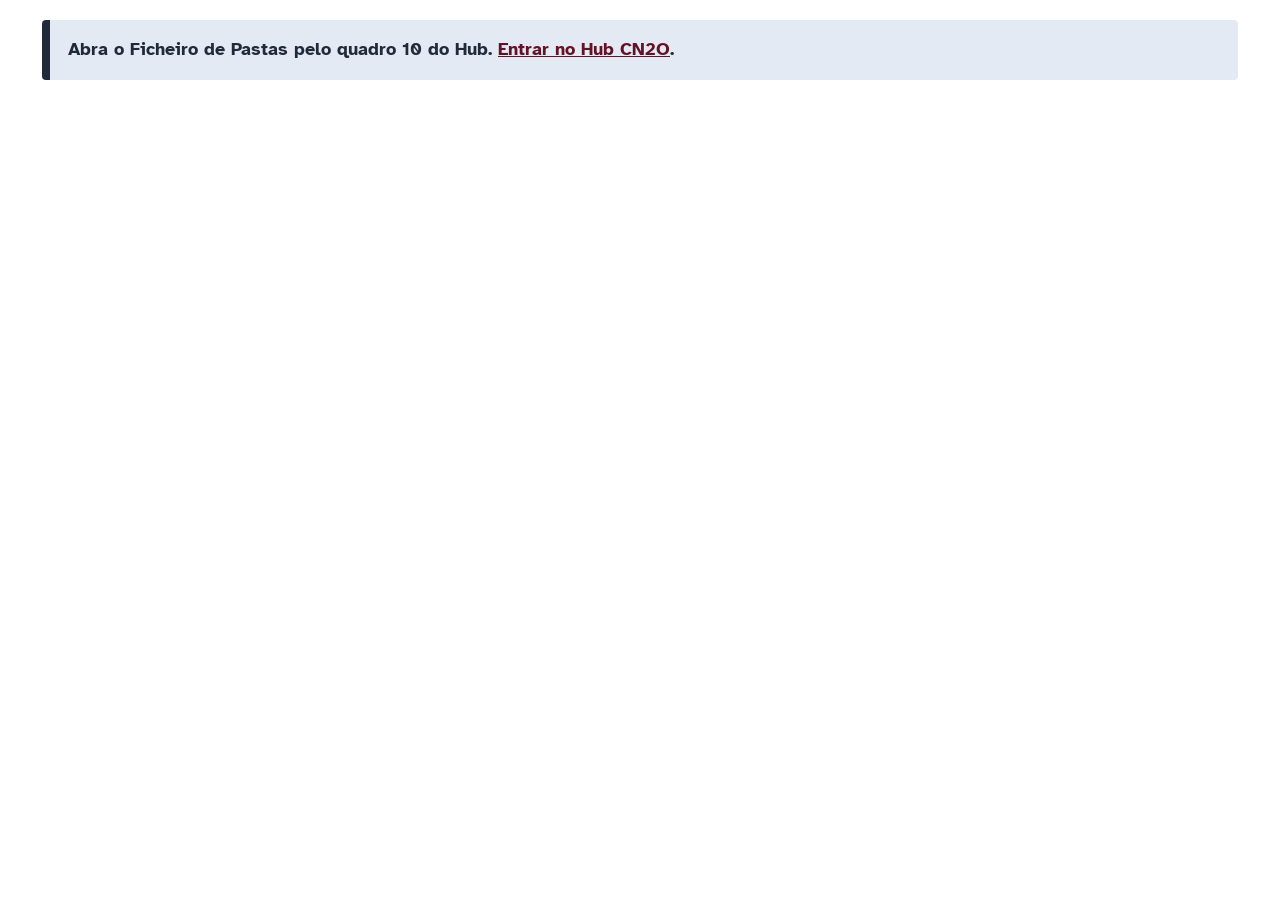
<file: ficheiro-pastas.html>
<!doctype html>
<html lang="pt-BR">
<head>
<meta charset="utf-8">
<meta name="viewport" content="width=device-width, initial-scale=1">
<title>Ficheiro de Pastas · Hub CN2O</title>
<!-- v1.44 — Ficheiro de Pastas: pastas fixas 001–300 em giro circular, ligadas ao Trello.
     Abre embutido no Hub (quadro 10); a sessão é a do Hub (sessionStorage cn2o_token).
     v1.48 — o arquivo de aço das estantes: 2 módulos, G1 a G10. As pastas ficam 50 por gaveta,
     em ordem, nas gavetas G2, G3, G4, G7, G8 e G9; cada gaveta abre numa janela com as pastas
     da frente para o fundo. Só a visualização mudou: pasta e protocolo vêm do servidor como antes. -->
<link rel="preconnect" href="https://fonts.googleapis.com">
<link rel="preconnect" href="https://fonts.gstatic.com" crossorigin>
<link href="https://fonts.googleapis.com/css2?family=Atkinson+Hyperlegible:wght@400;700&family=Caveat:wght@700&family=Montserrat:wght@700;800&display=swap" rel="stylesheet">
<style>
  :root{
    --vinho:#631325; --vinho2:#7a1f2b; --marinho:#202a3a; --branco:#fff; --ouro:#C9A15A;
    --linha:rgba(32,42,58,.35); --vinho-pastel:#f6e7eb; --ocupada:#ecc8d1; --vinho-claro:#fbf3f5; --marinho-pastel:#e4eaf4;
    --papel:#fffdf8; --creme:#f7f1e6; --manila:#f4e7c6; --manila-borda:#c9a865;
  }
  *{box-sizing:border-box}
  html,body{margin:0;background:var(--branco);color:var(--marinho)}
  body{font:18px/1.55 "Atkinson Hyperlegible",Arial,sans-serif;padding:20px 22px 36px;max-width:1240px;margin:0 auto}
  h1{font:800 26px/1.2 Montserrat,Arial,sans-serif;margin:0 0 4px}
  h2{font:700 20px/1.3 Montserrat,Arial,sans-serif;margin:0 0 8px}
  .sub{margin:0 0 18px}
  button,input{font:inherit;color:inherit}
  .btn{border:2px solid var(--marinho);background:var(--branco);padding:10px 16px;border-radius:6px;cursor:pointer;font-weight:700}
  .btn.forte{border-color:var(--vinho);background:var(--vinho-pastel);color:var(--vinho)}
  .btn:disabled{opacity:.55;cursor:default}
  .btn:focus-visible,.pasta:focus-visible,input:focus-visible,.gav:focus-visible{outline:3px solid var(--vinho);outline-offset:2px}
  [hidden]{display:none!important}

  /* ---------- topo: título, busca e números ---------- */
  .topo{display:grid;grid-template-columns:minmax(0,1fr) minmax(0,620px);gap:28px;align-items:start}
  .cartao{background:var(--papel);border:1.5px solid #eadfcd;border-radius:18px;padding:22px 24px 20px;border-top:8px solid var(--vinho2);box-shadow:0 8px 22px rgba(94,21,32,.10)}
  .titulo-script{font:700 58px/0.9 Caveat,"Atkinson Hyperlegible",cursive;color:var(--vinho2);margin:0}
  .titulo-2{display:block;font:700 26px/1.2 "Atkinson Hyperlegible",Arial,sans-serif;color:var(--marinho);margin:6px 0 2px}
  .casa{font-size:15px;color:#3d3d3d;margin:0 0 12px}
  .risco{width:64px;height:3px;border-radius:2px;background:var(--vinho2);margin:0 0 16px}
  .busca{display:flex;gap:10px;flex-wrap:wrap}
  .busca input{flex:1;min-width:200px;padding:12px 14px;border:2px solid var(--marinho);border-radius:8px;font-size:22px;font-weight:700;letter-spacing:.02em;background:#fff}
  .busca input::placeholder{color:#5a6272;opacity:1;font-weight:400}
  #resultado{margin:14px 0 4px}
  #resultado:empty{margin:0}
  .achado{display:flex;align-items:center;gap:14px 18px;flex-wrap:wrap;padding:14px 16px;background:var(--vinho-pastel);border-left:8px solid var(--vinho);border-radius:6px}
  .achado b{font:800 34px/1 Montserrat,Arial,sans-serif;color:var(--vinho)}
  .achado span{font-weight:700;font-size:19px}
  .achado .onde{flex-basis:100%;font-size:17px;font-weight:700;color:var(--marinho)}
  .nada{padding:14px 18px;background:var(--marinho-pastel);border-left:8px solid var(--marinho);border-radius:6px;font-weight:700}
  .resumo{display:grid;grid-template-columns:repeat(4,minmax(0,1fr));gap:10px;margin:16px 0 10px}
  .resumo div{background:var(--creme);border:1px solid #e8dcc6;border-radius:10px;padding:10px 12px;font-size:15px;font-weight:700}
  .resumo strong{display:block;font:800 26px/1.1 Montserrat,Arial,sans-serif}
  .barra{height:12px;border:2px solid var(--marinho);border-radius:6px;overflow:hidden;margin-bottom:6px;background:#fff}
  .barra i{display:block;height:100%;background:var(--marinho)}
  .barra.alerta i{background:var(--vinho)}
  #alerta{color:var(--vinho);font-weight:700;min-height:1.5em}
  .dicas{display:grid;gap:8px;margin-top:8px;font-size:16px;font-weight:700}
  .dicas span{display:flex;gap:10px;align-items:center}
  .dicas i{flex:none;width:24px;height:24px;border-radius:6px;display:inline-block}
  .dicas i.d1{background:var(--marinho-pastel);border:1px solid #9fb0cc}
  .dicas i.d2{background:var(--vinho-pastel);border:1px solid #c9a2a8}

  /* ---------- o arquivo de aço (SVG gerado no script) ---------- */
  .arquivo{position:relative}
  .arquivo svg{width:100%;height:auto;display:block}
  .gav{cursor:pointer;outline:none}
  .gav .frente{transform-box:fill-box;transform-origin:50% 50%;transition:transform .32s cubic-bezier(.2,.8,.25,1),filter .32s}
  .gav:hover .frente,.gav:focus-visible .frente,.gav.aberta .frente{transform:translateY(18px) scale(1.03);filter:drop-shadow(0 10px 10px rgba(58,11,18,.38))}
  .gav .moldura{fill:none;stroke:var(--ouro);stroke-width:4;opacity:0;transition:opacity .2s}
  .gav.achada .moldura,.gav:focus-visible .moldura,.gav.aberta .moldura{opacity:1}
  .gav.achada .moldura{animation:pisca 1.1s ease-in-out 4}
  .gav.vazia{cursor:default}
  .gav.vazia:hover .frente{transform:none;filter:none}
  @keyframes pisca{50%{opacity:.25}}
  .legenda{display:flex;gap:20px;flex-wrap:wrap;margin-top:10px;font-weight:700;font-size:16px}
  .legenda i{display:inline-block;width:18px;height:18px;border:2px solid var(--linha);border-radius:3px;vertical-align:-3px;margin-right:6px;background:var(--manila)}
  .legenda i.oc{background:var(--ocupada);border-color:var(--vinho)}
  .legenda i.ult{box-shadow:0 0 0 3px var(--marinho)}
  #alem{margin-top:18px}

  /* ---------- janela da gaveta ---------- */
  .veu{position:fixed;inset:0;background:rgba(32,42,58,.62);display:none;align-items:flex-start;justify-content:center;padding:24px 14px;overflow:auto;z-index:50}
  .veu.aberto{display:flex}
  .janela{background:var(--papel);border-radius:16px;border-top:8px solid var(--vinho2);width:min(980px,100%);box-shadow:0 24px 60px rgba(20,8,10,.45);padding:18px 20px 16px;animation:sai .28s cubic-bezier(.2,.8,.25,1)}
  @keyframes sai{from{transform:translateY(-24px);opacity:0}to{transform:none;opacity:1}}
  .jan-cab{display:flex;gap:16px;align-items:center;flex-wrap:wrap}
  .jan-cab h2{font:800 30px/1 Montserrat,Arial,sans-serif;margin:0;color:var(--vinho)}
  .jan-cab .onde{font-size:16px;font-weight:700;color:#3a4454}
  .mini{flex:none;width:58px;height:58px}
  .jan-nav{margin-left:auto;display:flex;gap:8px}
  .jan-nav .btn{padding:8px 12px}
  .jan-num{display:flex;gap:18px;flex-wrap:wrap;margin:10px 0 8px;font-weight:700;font-size:16px}
  .jan-num b{font:800 20px Montserrat,Arial,sans-serif;color:var(--vinho)}
  .gaveta-aberta{border-radius:10px;background:#2a1013;padding:0 12px 14px;box-shadow:inset 0 10px 18px rgba(0,0,0,.45)}
  .face{position:relative;margin:0 -12px 14px;padding:12px 16px 14px;border-radius:10px 10px 0 0;background:linear-gradient(#fbf7ef,#efe4d0);border-bottom:6px solid #160e0f;text-align:center}
  .face .puxador{display:block;width:120px;height:12px;margin:0 auto 8px;border-radius:7px;background:linear-gradient(#4a3a3c,#160e0f)}
  .face span{font:700 15px/1.3 "Atkinson Hyperlegible",Arial,sans-serif;letter-spacing:.06em;color:var(--vinho)}
  .fileira{display:grid;grid-template-columns:96px repeat(10,minmax(0,1fr));gap:6px;align-items:end;margin-top:8px}
  .fileira .rot{font-size:13px;font-weight:700;color:#e9dccb;line-height:1.25;align-self:center}
  .pasta{position:relative;height:74px;margin-top:14px;padding:16px 2px 4px;border:2px solid var(--manila-borda);border-radius:3px 6px 6px 6px;background:var(--manila);cursor:pointer;text-align:center;
         font:700 13px/1.15 "Atkinson Hyperlegible",Arial,sans-serif;color:#4a3a14;transition:transform .15s}
  .pasta::before{content:attr(data-num);position:absolute;top:-15px;height:17px;min-width:38px;padding:0 5px;border:2px solid var(--manila-borda);border-bottom:0;border-radius:6px 6px 0 0;background:var(--manila);
                 font:800 12.5px/15px Montserrat,Arial,sans-serif;color:#3b2c0b}
  .pasta.aba0::before{left:-2px}.pasta.aba1::before{left:calc(50% - 21px)}.pasta.aba2::before{right:-2px}
  .pasta.oc{background:var(--ocupada);border-color:var(--vinho);color:var(--vinho)}
  .pasta.oc::before{background:var(--ocupada);border-color:var(--vinho);color:var(--vinho)}
  .pasta .prot{display:block;font:800 14px/1.1 Montserrat,Arial,sans-serif}
  .pasta .livre{display:block;font-weight:700;color:#7a6a3a}
  .pasta .rot-p{display:block;font-size:12px}
  .pasta.ult{box-shadow:0 0 0 3px #9fb0cc}
  .pasta:hover{transform:translateY(-4px)}
  .pasta.sel{transform:translateY(-8px);box-shadow:0 0 0 4px var(--ouro),0 10px 16px rgba(0,0,0,.35)}
  .pasta.achada{animation:levanta 1s ease-in-out 3}
  @keyframes levanta{50%{transform:translateY(-14px)}}
  .detalhe{margin-top:14px;padding:12px 16px;border-radius:8px;background:var(--creme);border-left:8px solid var(--vinho);font-weight:700;min-height:52px}
  .detalhe b{color:var(--vinho)}
  .jan-pe{display:flex;justify-content:flex-end;margin-top:12px}

  /* ---------- Tabelião ---------- */
  #admin{margin-top:30px;padding:16px 18px;border:2px dashed var(--vinho);border-radius:6px;background:var(--vinho-claro)}
  #admin p{margin:0 0 12px}
  .acoes{display:flex;gap:10px;flex-wrap:wrap}
  #previa{margin-top:14px;max-height:420px;overflow:auto}
  #previa table{border-collapse:collapse;width:100%;font-size:16px}
  #previa th,#previa td{border-bottom:1px solid var(--linha);padding:6px 8px;text-align:left}
  #aviso{padding:16px 18px;background:var(--marinho-pastel);border-left:8px solid var(--marinho);border-radius:4px;font-weight:700}
  #aviso a{color:var(--vinho)}

  @media (max-width:980px){ .topo{grid-template-columns:1fr} }
  @media (max-width:640px){
    body{padding:14px} .resumo{grid-template-columns:repeat(2,minmax(0,1fr))}
    .fileira{grid-template-columns:repeat(5,minmax(0,1fr))} .fileira .rot{grid-column:1/-1}
    .pasta{height:58px} .pasta .rot-p{display:none} .pasta .prot{font-size:13px} .titulo-script{font-size:48px} .jan-nav{margin-left:0}
  }
  @media (prefers-reduced-motion:reduce){ .gav .frente,.pasta,.janela{transition:none;animation:none} .gav.achada .moldura,.pasta.achada{animation:none} }
  @media print{
    body{padding:0} .topo,.legenda,#alem,#admin>p,.acoes,.veu{display:none!important}
    #admin{border:0;background:none;padding:0;margin:0} #previa{max-height:none;overflow:visible}
  }
</style>
</head>
<body>
<div id="aviso" hidden></div>

<div id="painel" hidden>
  <div class="topo">
    <section class="cartao">
      <h1 class="titulo-script">Arquivo <span class="titulo-2">de Pastas</span></h1>
      <p class="casa">Cartório de Notas do 2º Ofício · Itabaiana/SE</p>
      <div class="risco"></div>
      <div class="busca">
        <input id="q" inputmode="numeric" autocomplete="off" placeholder="Protocolo ou pasta — ex.: 1531 ou 127" aria-label="Número do protocolo ou da pasta">
        <button class="btn forte" id="buscar">Procurar</button>
      </div>
      <div id="resultado" aria-live="polite"></div>
      <div class="resumo">
        <div><strong id="nOc">–</strong>ocupadas</div>
        <div><strong id="nLv">–</strong>livres</div>
        <div><strong id="nPc">–</strong>de ocupação</div>
        <div><strong id="nUlt">–</strong>última entregue</div>
      </div>
      <div class="barra" id="barra"><i id="barraI" style="width:0"></i></div>
      <div id="alerta"></div>
      <div class="dicas">
        <span><i class="d1"></i>Passe o mouse: a gaveta se abre um pouco</span>
        <span><i class="d2"></i>Clique na gaveta: as pastas aparecem, da frente para o fundo</span>
      </div>
    </section>
    <section class="arquivo" aria-label="Arquivo de aço com as gavetas G1 a G10">
      <div id="armario"></div>
      <div class="legenda"><span><i class="oc"></i>pasta ocupada</span><span><i></i>pasta livre</span><span><i class="ult"></i>última entregue</span></div>
    </section>
  </div>
  <div id="alem" hidden></div>

  <section id="admin" hidden>
    <h2>Tabelião</h2>
    <p id="estado"></p>
    <div class="acoes">
      <button class="btn" id="btnPrevia">Prévia da carga inicial</button>
      <button class="btn forte" id="btnCarga" disabled>Executar carga inicial</button>
      <button class="btn" id="btnImprimir" hidden>Imprimir lista</button>
      <button class="btn" id="btnCsv">Baixar relação para conferência</button>
    </div>
    <div id="previa"></div>
  </section>
</div>

<!-- janela flutuante da gaveta -->
<div class="veu" id="veu" role="dialog" aria-modal="true" aria-labelledby="janTitulo">
  <div class="janela">
    <div class="jan-cab">
      <svg class="mini" id="janMini" viewBox="0 0 60 60" aria-hidden="true"></svg>
      <div>
        <h2 id="janTitulo">Gaveta</h2>
        <div class="onde" id="janOnde"></div>
      </div>
      <div class="jan-nav">
        <button class="btn" id="janAnt" aria-label="Gaveta anterior">◀ Anterior</button>
        <button class="btn" id="janProx" aria-label="Próxima gaveta">Próxima ▶</button>
      </div>
    </div>
    <div class="jan-num" id="janNum"></div>
    <div class="gaveta-aberta">
      <div class="face"><i class="puxador"></i><span id="janFace">FRENTE DA GAVETA</span></div>
      <div id="janPastas"></div>
    </div>
    <div class="detalhe" id="janDetalhe" aria-live="polite">Clique numa pasta para ver o protocolo e onde ela fica.</div>
    <div class="jan-pe"><button class="btn forte" id="janFechar">Fechar a gaveta</button></div>
  </div>
</div>

<script>
const ENDPOINT_RAILWAY = 'https://cn2o-hub-backend-production.up.railway.app';
const pega = (k) => { try { return sessionStorage.getItem(k); } catch (e) { return null; } };
const TOKEN = pega('cn2o_token');
const $ = (id) => document.getElementById(id);
const esc = (s) => String(s == null ? '' : s).replace(/[&<>"]/g, (c) => ({ '&': '&amp;', '<': '&lt;', '>': '&gt;', '"': '&quot;' }[c]));
const S = { dados: null, aberta: null, sel: null };

/* ---------- as gavetas: só organização visual (pasta e protocolo vêm do servidor) ----------
   Módulo da esquerda: G1 (topo) a G5; módulo da direita: G6 (topo) a G10.
   As pastas entram 50 por gaveta, em ordem, nas gavetas abaixo; nas outras não há pastas. */
const GAVETAS_COM_PASTAS = ['G2', 'G3', 'G4', 'G7', 'G8', 'G9'];
const POR_GAVETA = 50;
const ORDINAL = ['1ª', '2ª', '3ª', '4ª', '5ª'];
function infoGaveta(cod) {
  const n = Number(cod.slice(1));
  return { cod, modulo: n <= 5 ? 'esquerda' : 'direita', linha: (n - 1) % 5, coluna: n <= 5 ? 0 : 1, indice: GAVETAS_COM_PASTAS.indexOf(cod) };
}
function ondeFica(numPasta) {
  const i = Number(numPasta) - 1, k = Math.floor(i / POR_GAVETA);
  if (!(i >= 0) || k >= GAVETAS_COM_PASTAS.length) return null;
  return { gaveta: GAVETAS_COM_PASTAS[k], posicao: (i % POR_GAVETA) + 1 };
}
function pastasDaGaveta(cod) {
  const k = GAVETAS_COM_PASTAS.indexOf(cod);
  if (k < 0 || !S.dados) return [];
  return S.dados.pastas.slice(k * POR_GAVETA, (k + 1) * POR_GAVETA);
}
function textoOnde(cod) {
  const g = infoGaveta(cod);
  return 'Módulo da ' + g.modulo + ' · ' + ORDINAL[g.linha] + ' gaveta de cima para baixo';
}

function aviso(html) { $('aviso').innerHTML = html; $('aviso').hidden = false; $('painel').hidden = true; }

async function api(caminho, opt) {
  opt = opt || {};
  const r = await fetch(ENDPOINT_RAILWAY + '/hub/pastas' + caminho, Object.assign({}, opt, {
    headers: Object.assign({ 'Content-Type': 'application/json', 'X-Auth-Token': TOKEN || '' }, opt.headers || {}),
  }));
  if (r.status === 401) { aviso('Sua sessão do Hub terminou. <a href="index.html" target="_top">Entrar no Hub CN2O</a> e abrir o Ficheiro de Pastas de novo.'); throw new Error('sessão'); }
  const ct = r.headers.get('content-type') || '';
  const corpo = ct.indexOf('json') >= 0 ? await r.json() : await r.blob();
  if (!r.ok) throw new Error((corpo && corpo.erro) || 'Não foi possível consultar agora.');
  return corpo;
}

async function carregar() {
  const d = await api('/');
  S.dados = d;
  const o = d.ocupacao;
  $('nOc').textContent = o.ocupadas; $('nLv').textContent = o.livres;
  $('nPc').textContent = o.percentual.toLocaleString('pt-BR') + '%';
  $('nUlt').textContent = o.ultima_entregue || '—';
  $('barraI').style.width = Math.min(100, o.percentual) + '%';
  $('barra').classList.toggle('alerta', o.alerta);
  $('alerta').textContent = o.alerta ? 'Ocupação acima de ' + o.alerta_pct + '% — avaliar ampliar o ficheiro.' : '';
  $('admin').hidden = !d.admin;
  $('estado').textContent = o.ativo
    ? 'Ficheiro ativo: as pastas são entregues e liberadas automaticamente pelo Trello.'
    : 'Aguardando a carga inicial. Nenhuma pasta é entregue antes dela.';
  $('btnPrevia').hidden = o.ativo; $('btnCarga').hidden = o.ativo;
  // a atualização de cada minuto só redesenha se alguma pasta mudou (e mantém a gaveta aberta)
  const assinatura = JSON.stringify(d.pastas.map((p) => [p.pasta, p.protocolo])) + (o.ultima_entregue || '');
  if (assinatura !== S.assinatura) {
    S.assinatura = assinatura;
    desenharArmario();
    desenharAlem();
    if (S.aberta) desenharJanela();
  }
  $('painel').hidden = false;
}

/* ---------- o arquivo de aço ---------- */
function frenteGaveta(cod, x, y) {
  const lista = pastasDaGaveta(cod), temPastas = lista.length > 0;
  const oc = lista.filter((p) => p.protocolo).length;
  const W = 278, H = 106, faixa = temPastas ? lista[0].pasta + ' – ' + lista[lista.length - 1].pasta : 'sem pastas';
  const pct = temPastas ? oc / lista.length : 0;
  let s = '<g class="gav' + (temPastas ? '' : ' vazia') + '" data-gaveta="' + cod + '"' +
    (temPastas ? ' tabindex="0" role="button" aria-label="Gaveta ' + cod + ', pastas ' + faixa + ', ' + oc + ' ocupadas — abrir"' : ' aria-label="Gaveta ' + cod + ', sem pastas do ficheiro"') + '>' +
    '<title>Gaveta ' + cod + (temPastas ? ' · pastas ' + faixa : ' · sem pastas do ficheiro') + '</title>' +
    '<rect x="' + x + '" y="' + y + '" width="' + W + '" height="' + H + '" fill="url(#arqVao)"/>' +
    '<rect x="' + (x + 10) + '" y="' + (y + 8) + '" width="' + (W - 20) + '" height="' + (H - 8) + '" fill="#2a1013"/>';
  if (temPastas) {   // abas das pastas aparecendo no vão quando a gaveta sai
    const cores = ['#f1dfe1', '#f4e7c6', '#e4eaf4', '#f4e7c6', '#f1dfe1', '#edf3ec'];
    for (let i = 0; i < 6; i++) s += '<rect x="' + (x + 16 + i * 43) + '" y="' + (y + 12 + (i % 2) * 3) + '" width="34" height="' + (26 - (i % 2) * 3) + '" rx="3" fill="' + cores[i] + '" stroke="#c9a865"/>';
  }
  s += '<g class="frente">' +
    '<rect x="' + x + '" y="' + y + '" width="' + W + '" height="' + H + '" fill="url(#arqFrente)"/>' +
    '<rect x="' + x + '" y="' + y + '" width="' + W + '" height="' + H + '" fill="#f1e8d8" filter="url(#arqMarmore)"/>' +
    '<rect x="' + x + '" y="' + y + '" width="' + W + '" height="12" fill="url(#arqPerfil)"/>' +
    '<rect x="' + x + '" y="' + (y + 12) + '" width="' + W + '" height="6" fill="url(#arqSombraPerfil)"/>' +
    '<g filter="url(#arqEtqSombra)"><rect x="' + (x + 22) + '" y="' + (y + 30) + '" width="234" height="60" rx="10" fill="#fff" stroke="#e5d6c2"/></g>' +
    '<path d="M' + (x + 32) + ' ' + (y + 30.5) + ' H' + (x + 78) + ' V' + (y + 89.5) + ' H' + (x + 32) + ' A9.5 9.5 0 0 1 ' + (x + 22.5) + ' ' + (y + 80) + ' V' + (y + 40) + ' A9.5 9.5 0 0 1 ' + (x + 32) + ' ' + (y + 30.5) + ' Z" fill="' + (temPastas ? '#f1dfe1' : '#eceae6') + '"/>' +
    '<text x="' + (x + 50) + '" y="' + (y + 67) + '" text-anchor="middle" font-size="21" font-weight="700" fill="' + (temPastas ? '#5e1520' : '#8a8580') + '">' + cod + '</text>';
  if (temPastas) {
    s += '<text x="' + (x + 167) + '" y="' + (y + 56) + '" text-anchor="middle" font-size="19" font-weight="700" fill="#222">' + esc(faixa) + '</text>' +
      '<rect x="' + (x + 100) + '" y="' + (y + 65) + '" width="134" height="8" rx="4" fill="#efe6d6" stroke="#d6c8ae"/>' +
      '<rect x="' + (x + 100) + '" y="' + (y + 65) + '" width="' + Math.round(134 * pct) + '" height="8" rx="4" fill="#7a1f2b"/>' +
      '<text x="' + (x + 167) + '" y="' + (y + 86) + '" text-anchor="middle" font-size="13" font-weight="700" fill="#3d3d3d">' + oc + ' de ' + lista.length + ' ocupadas</text>';
  } else {
    s += '<text x="' + (x + 167) + '" y="' + (y + 66) + '" text-anchor="middle" font-size="16" font-weight="700" fill="#8a8580">sem pastas</text>';
  }
  s += '<rect class="moldura" x="' + (x + 2) + '" y="' + (y + 2) + '" width="' + (W - 4) + '" height="' + (H - 4) + '" rx="2"/></g>' +
    '<rect x="' + x + '" y="' + y + '" width="' + W + '" height="' + H + '" fill="transparent"/></g>';
  return s;
}
function desenharArmario() {
  const defs = '<defs>' +
    '<linearGradient id="arqFrente" x1="0" y1="0" x2="0" y2="1"><stop offset="0" stop-color="#fbf7ef"/><stop offset="1" stop-color="#f1e8d8"/></linearGradient>' +
    '<linearGradient id="arqCarcaca" x1="0" y1="0" x2="1" y2="0"><stop offset="0" stop-color="#6a1a25"/><stop offset=".5" stop-color="#7a1f2b"/><stop offset="1" stop-color="#6a1a25"/></linearGradient>' +
    '<linearGradient id="arqPerfil" x1="0" y1="0" x2="0" y2="1"><stop offset="0" stop-color="#4a3a3c"/><stop offset=".45" stop-color="#2a1d1f"/><stop offset="1" stop-color="#160e0f"/></linearGradient>' +
    '<linearGradient id="arqSombraPerfil" x1="0" y1="0" x2="0" y2="1"><stop offset="0" stop-color="#3a0b12" stop-opacity=".18"/><stop offset="1" stop-color="#3a0b12" stop-opacity="0"/></linearGradient>' +
    '<linearGradient id="arqVao" x1="0" y1="0" x2="0" y2="1"><stop offset="0" stop-color="#1e0a0d"/><stop offset="1" stop-color="#3a1418"/></linearGradient>' +
    '<radialGradient id="arqChao" cx=".5" cy=".5" r=".5"><stop offset="0" stop-color="#3a0b12" stop-opacity=".22"/><stop offset="1" stop-color="#3a0b12" stop-opacity="0"/></radialGradient>' +
    '<filter id="arqMarmore" x="0" y="0" width="100%" height="100%"><feTurbulence type="fractalNoise" baseFrequency="0.010 0.022" numOctaves="4" seed="4" result="r"/><feColorMatrix in="r" type="matrix" values="0 0 0 0 0.55  0 0 0 0 0.47  0 0 0 0 0.40  0 0 0 1.3 -0.62"/><feComposite in2="SourceGraphic" operator="in"/></filter>' +
    '<filter id="arqEtqSombra" x="-10%" y="-20%" width="120%" height="160%"><feDropShadow dx="0" dy="1.5" stdDeviation="1.5" flood-color="#5e1520" flood-opacity=".18"/></filter>' +
    '</defs>';
  let corpo = '<ellipse cx="297" cy="603" rx="300" ry="12" fill="url(#arqChao)"/>';
  [[0, 'G1 – G5'], [1, 'G6 – G10']].forEach(([m, rot]) => {
    const x0 = 4 + m * 295;
    corpo += '<text x="' + (x0 + 146) + '" y="16" text-anchor="middle" font-size="15" font-weight="700" fill="#7a1f2b" letter-spacing="3">' + rot + '</text>' +
      '<rect x="' + x0 + '" y="28" width="292" height="571" rx="4" fill="url(#arqCarcaca)"/>' +
      '<rect x="' + x0 + '" y="28" width="292" height="2.5" fill="#fff" opacity=".22"/>' +
      '<rect x="' + (x0 + 7) + '" y="580" width="278" height="15" fill="#5e1520"/>';
    for (let l = 4; l >= 0; l--) corpo += frenteGaveta('G' + (m * 5 + l + 1), x0 + 7, 35 + l * 109);   // de baixo para cima: a de cima sai por cima
  });
  $('armario').innerHTML = '<svg viewBox="0 0 598 612" role="group" aria-label="Arquivo de aço: módulo da esquerda G1 a G5, módulo da direita G6 a G10">' + defs + corpo + '</svg>';
  $('armario').querySelectorAll('.gav:not(.vazia)').forEach((g) => {
    g.addEventListener('click', () => abrirGaveta(g.dataset.gaveta));
    g.addEventListener('keydown', (e) => { if (e.key === 'Enter' || e.key === ' ') { e.preventDefault(); abrirGaveta(g.dataset.gaveta); } });
  });
  if (S.aberta) marcarGavetaNoArmario(S.aberta, 'aberta');
}
function marcarGavetaNoArmario(cod, classe) {
  document.querySelectorAll('.gav.' + classe).forEach((g) => g.classList.remove(classe));
  const g = document.querySelector('.gav[data-gaveta="' + cod + '"]');
  if (g) { g.classList.remove(classe); void g.getBBox(); g.classList.add(classe); }
}
// pastas acima de 300 (se o Tabelião ampliar o ficheiro) ainda não têm gaveta definida
function desenharAlem() {
  const resto = S.dados.pastas.slice(GAVETAS_COM_PASTAS.length * POR_GAVETA);
  $('alem').hidden = !resto.length;
  if (!resto.length) return;
  $('alem').innerHTML = '<div class="nada">' + resto.length + ' pasta(s) acima de ' + (GAVETAS_COM_PASTAS.length * POR_GAVETA) +
    ' ainda sem gaveta definida no arquivo: ' + resto.map((p) => esc(p.pasta) + (p.protocolo ? ' (prot. ' + esc(p.protocolo) + ')' : '')).join(', ') + '.</div>';
}

/* ---------- a janela da gaveta ---------- */
function abrirGaveta(cod, pastaDestacada) {
  S.aberta = cod; S.sel = pastaDestacada || null;
  desenharJanela(pastaDestacada);
  marcarGavetaNoArmario(cod, 'aberta');
  $('veu').classList.add('aberto');
  setTimeout(() => {
    const alvo = pastaDestacada ? document.querySelector('.pasta[data-pasta="' + pastaDestacada + '"]') : document.querySelector('#janPastas .pasta');
    if (alvo) { alvo.focus({ preventScroll: true }); if (pastaDestacada) alvo.scrollIntoView({ block: 'center', behavior: 'smooth' }); }
  }, 60);
}
function fecharGaveta() {
  $('veu').classList.remove('aberto');
  document.querySelectorAll('.gav.aberta').forEach((g) => g.classList.remove('aberta'));
  const volta = S.aberta && document.querySelector('.gav[data-gaveta="' + S.aberta + '"]');
  S.aberta = null; S.sel = null;
  if (volta) volta.focus();
}
function desenharMini(cod) {
  const g = infoGaveta(cod);
  let s = '<rect x="3" y="2" width="54" height="56" rx="3" fill="#7a1f2b"/>';
  for (let c = 0; c < 2; c++) for (let l = 0; l < 5; l++) {
    const nome = 'G' + (c * 5 + l + 1), usa = GAVETAS_COM_PASTAS.includes(nome), esta = c === g.coluna && l === g.linha;
    s += '<rect x="' + (6 + c * 25.5) + '" y="' + (5 + l * 10.4) + '' + '" width="23" height="8.6" rx="1.5" fill="' + (esta ? '#C9A15A' : usa ? '#f1e8d8' : '#b9a9a4') + '"/>';
  }
  $('janMini').innerHTML = s;
}
function desenharJanela(destacar) {
  const cod = S.aberta, lista = pastasDaGaveta(cod), ult = S.dados.ocupacao.ultima_entregue;
  const oc = lista.filter((p) => p.protocolo).length;
  $('janTitulo').textContent = 'Gaveta ' + cod;
  $('janOnde').textContent = textoOnde(cod) + ' · pastas ' + lista[0].pasta + ' a ' + lista[lista.length - 1].pasta;
  $('janNum').innerHTML = '<span><b>' + oc + '</b> ocupadas</span><span><b>' + (lista.length - oc) + '</b> livres</span><span>a 1ª pasta fica junto à frente da gaveta</span>';
  $('janFace').textContent = 'FRENTE DA GAVETA ' + cod;
  desenharMini(cod);
  const k = GAVETAS_COM_PASTAS.indexOf(cod);
  $('janAnt').disabled = k <= 0; $('janProx').disabled = k >= GAVETAS_COM_PASTAS.length - 1;
  const box = $('janPastas'); box.textContent = '';
  for (let f = 0; f < lista.length; f += 10) {
    const fil = document.createElement('div'); fil.className = 'fileira';
    const rot = document.createElement('div'); rot.className = 'rot';
    rot.textContent = (f + 1) + 'ª a ' + Math.min(f + 10, lista.length) + 'ª' + (f === 0 ? ' · frente' : f + 10 >= lista.length ? ' · fundo' : '');
    fil.appendChild(rot);
    lista.slice(f, f + 10).forEach((p, j) => {
      const b = document.createElement('button');
      b.type = 'button';
      b.className = 'pasta aba' + ((f + j) % 3) + (p.protocolo ? ' oc' : '') + (p.pasta === ult ? ' ult' : '') +
        (p.pasta === S.sel ? ' sel' : '') + (p.pasta === destacar ? ' achada' : '');
      b.dataset.num = p.pasta; b.dataset.pasta = p.pasta;
      b.innerHTML = p.protocolo ? '<span class="prot">' + esc(p.protocolo) + '</span><span class="rot-p">protocolo</span>' : '<span class="livre">livre</span>';
      b.setAttribute('aria-label', 'Pasta ' + p.pasta + (p.protocolo ? ', protocolo ' + p.protocolo : ', livre') + ', ' + (f + j + 1) + 'ª a partir da frente');
      b.addEventListener('click', () => selecionarPasta(p));
      fil.appendChild(b);
    });
    box.appendChild(fil);
  }
  const s = S.sel && lista.find((p) => p.pasta === S.sel);
  if (s) mostrarDetalhe(s); else $('janDetalhe').textContent = 'Clique numa pasta para ver o protocolo e onde ela fica.';
}
function mostrarDetalhe(p) {
  const o = ondeFica(p.pasta);
  $('janDetalhe').innerHTML = '<b>Pasta ' + esc(p.pasta) + '</b> · ' + (p.protocolo ? 'Protocolo <b>' + esc(p.protocolo) + '</b>' : 'livre') +
    ' · Gaveta ' + o.gaveta + ', ' + o.posicao + 'ª pasta a partir da frente' + (p.pasta === S.dados.ocupacao.ultima_entregue ? ' · última entregue' : '');
}
function selecionarPasta(p) {
  S.sel = p.pasta;
  document.querySelectorAll('.pasta.sel').forEach((e) => e.classList.remove('sel'));
  const el = document.querySelector('.pasta[data-pasta="' + p.pasta + '"]');
  if (el) el.classList.add('sel');
  mostrarDetalhe(p);
}
function irGaveta(passo) {
  const k = GAVETAS_COM_PASTAS.indexOf(S.aberta) + passo;
  if (k >= 0 && k < GAVETAS_COM_PASTAS.length) abrirGaveta(GAVETAS_COM_PASTAS[k]);
}

/* ---------- busca ---------- */
function resultadoPasta(p) {
  const o = ondeFica(p.pasta);
  const onde = o ? '<span class="onde">Gaveta ' + o.gaveta + ' (' + textoOnde(o.gaveta).toLowerCase() + ') · ' + o.posicao + 'ª pasta a partir da frente</span>' +
    '<button class="btn forte" id="verNaGaveta">Abrir a gaveta ' + o.gaveta + '</button>' : '<span class="onde">Pasta acima de 300: ainda sem gaveta definida no arquivo.</span>';
  $('resultado').innerHTML = p.protocolo
    ? '<div class="achado"><b>Pasta ' + esc(p.pasta) + '</b><span>Protocolo ' + esc(p.protocolo) + '</span>' + onde + '</div>'
    : '<div class="achado"><b>Pasta ' + esc(p.pasta) + '</b><span>livre</span>' + onde + '</div>';
  if (o) {
    marcarGavetaNoArmario(o.gaveta, 'achada');
    $('verNaGaveta').onclick = () => abrirGaveta(o.gaveta, p.pasta);
  }
}
function mostrarPasta(p) { resultadoPasta(p); }

async function buscar() {
  const v = $('q').value.replace(/\D/g, '');
  if (!v) return;
  const n = Number(v);
  const r = await api('/protocolo/' + n);
  if (r.pasta) {
    const p = (S.dados && S.dados.pastas[Number(r.pasta) - 1]) || { pasta: r.pasta, protocolo: r.protocolo };
    return resultadoPasta(Object.assign({}, p, { protocolo: r.protocolo }));
  }
  // até 3 dígitos e dentro do ficheiro: procura também como número de pasta
  if (v.length <= 3 && S.dados && n >= 1 && n <= S.dados.ocupacao.total && S.dados.pastas[n - 1]) {
    return mostrarPasta(S.dados.pastas[n - 1]);
  }
  $('resultado').innerHTML = '<div class="nada">' + (r.excluido
    ? 'O protocolo ' + esc(r.protocolo) + ' é antigo e fica fora da numeração de pastas.'
    : 'O protocolo ' + esc(r.protocolo) + ' não está em nenhuma pasta.') + '</div>';
}

/* ---------- Tabelião (sem mudança) ---------- */
function tabela(linhas) {
  return '<table><thead><tr><th>Pasta</th><th>Gaveta</th><th>Protocolo</th><th>Quadro</th><th>Lista</th></tr></thead><tbody>' +
    linhas.map((d) => { const o = ondeFica(d.pasta); return '<tr><td><b>' + esc(d.pasta) + '</b></td><td>' + (o ? o.gaveta : '—') + '</td><td>' + esc(d.protocolo) + '</td><td>' + esc(d.quadro) + '</td><td>' + esc(d.lista) + '</td></tr>'; }).join('') +
    '</tbody></table>';
}

async function previa() {
  $('previa').textContent = 'Lendo os 7 quadros do Trello…';
  const r = await api('/carga-inicial', { method: 'POST', body: JSON.stringify({ simular: true }) });
  const extra = (r.semNumero.length ? '<p><b>' + r.semNumero.length + ' cartão(ões) sem número legível</b> (ficam sem pasta): ' + r.semNumero.map((s) => esc(s.titulo)).join('; ') + '</p>' : '') +
                (r.duplicados.length ? '<p><b>' + r.duplicados.length + ' duplicado(s)</b> ignorado(s): ' + r.duplicados.map((s) => esc(s.titulo)).join('; ') + '</p>' : '');
  $('previa').innerHTML = '<p><b>' + r.total + ' protocolos</b> receberão as pastas 001 a ' + String(r.total).padStart(3, '0') + '. Nada foi gravado ainda.</p>' + extra + tabela(r.distribuicao);
  $('btnCarga').disabled = false;
}

async function cargaReal() {
  if (!confirm('Executar a carga inicial agora?\n\nFaça isso no dia do remanejamento físico. Depois imprima a lista gerada e remaneje por ela. Protocolos que chegarem em seguida recebem pasta automaticamente.')) return;
  $('btnCarga').disabled = true;
  $('previa').textContent = 'Gravando as pastas e o campo "Pasta" nos cartões… pode levar alguns minutos.';
  const r = await api('/carga-inicial', { method: 'POST', body: JSON.stringify({ simular: false, confirmar: 'CARGA' }) });
  $('previa').innerHTML = '<p><b>Carga concluída em ' + new Date().toLocaleString('pt-BR') + ':</b> ' + r.total + ' protocolos distribuídos.' +
    (r.falhas.length ? ' ' + r.falhas.length + ' cartão(ões) não receberam o campo no Trello — a pasta está gravada no Hub.' : '') + '</p>' + tabela(r.distribuicao);
  $('btnImprimir').hidden = false;
  await carregar();
}

async function baixarCsv() {
  const blob = await api('/conferencia?formato=csv');
  const a = document.createElement('a');
  a.href = URL.createObjectURL(blob); a.download = 'conferencia-pastas.csv';
  document.body.appendChild(a); a.click(); a.remove();
  setTimeout(() => URL.revokeObjectURL(a.href), 2000);
}

const tentar = (fn) => async () => {
  try { await fn(); }
  catch (e) { if (e.message !== 'sessão') $('resultado').innerHTML = '<div class="nada">' + esc(e.message) + '</div>'; }
};
$('buscar').onclick = tentar(buscar);
$('q').onkeydown = (e) => { if (e.key === 'Enter') $('buscar').click(); };
$('btnPrevia').onclick = tentar(previa);
$('btnCarga').onclick = tentar(cargaReal);
$('btnImprimir').onclick = () => window.print();
$('btnCsv').onclick = tentar(baixarCsv);
$('janFechar').onclick = fecharGaveta;
$('janAnt').onclick = () => irGaveta(-1);
$('janProx').onclick = () => irGaveta(1);
$('veu').addEventListener('click', (e) => { if (e.target === $('veu')) fecharGaveta(); });
document.addEventListener('keydown', (e) => { if (e.key === 'Escape' && $('veu').classList.contains('aberto')) fecharGaveta(); });

if (!TOKEN) {
  aviso('Abra o Ficheiro de Pastas pelo quadro 10 do Hub. <a href="index.html" target="_top">Entrar no Hub CN2O</a>.');
} else {
  carregar().then(() => $('q').focus()).catch((e) => { if (e.message !== 'sessão') aviso(esc(e.message)); });
  setInterval(() => { carregar().catch(() => {}); }, 60000);
}
</script>
</body>
</html>
</file>
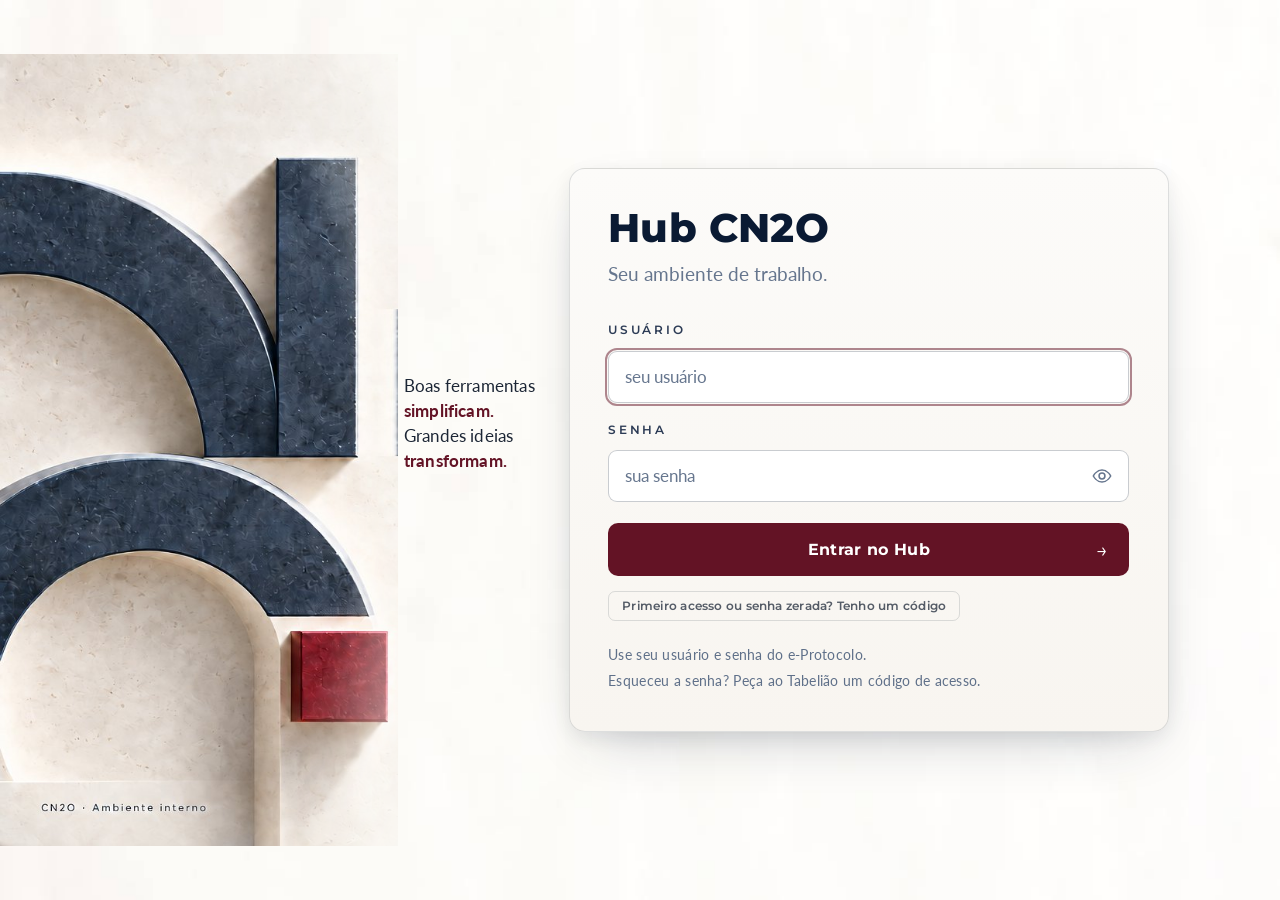
<file: protocolo.html>
<!DOCTYPE html>
<html lang="pt-BR">
<head>
<meta charset="UTF-8">
<meta name="viewport" content="width=device-width, initial-scale=1.0">
<title>CN2O · Hub de Protocolo</title>
<link rel="preconnect" href="https://fonts.googleapis.com">
<link href="https://fonts.googleapis.com/css2?family=Montserrat:wght@500;600;700&family=Lato:wght@400;700&display=swap" rel="stylesheet">
<link rel="stylesheet" href="controle-sucessorio.css">
<style>
/* ============ IDENTIDADE CN2O — Brandbook jan/2026 ============
   Paleta oficial (exclusiva): #631325 vinho · #202a3a marinho · #ffffff
   Tons intermediários derivados só por transparência das cores oficiais.
   Tipografia: Ambient Bold (títulos) / Lato Regular (texto).
   Ambient Bold não existe como webfont — Montserrat 700/800 é o
   substituto de tela; troque pelo arquivo licenciado quando disponível. */
:root{
  --vinho:#631325; --marinho:#202a3a; --branco:#ffffff;
  --linha:rgba(32,42,58,.24); --linha-suave:rgba(32,42,58,.12);
  --texto:var(--marinho); --texto-suave:rgba(32,42,58,.66);
  --vinho-fundo:rgba(99,19,37,.06);
}
*{box-sizing:border-box;margin:0;padding:0}
body{font-family:'Lato',sans-serif;background:var(--branco);color:var(--texto);font-size:15px;line-height:1.5}
.versalete{font-family:'Montserrat',sans-serif;text-transform:uppercase;letter-spacing:.14em;font-weight:600}

/* Cabeçalho — assinatura da marca sobre branco, filete vinho no topo */
header{background:var(--branco);border-top:4px solid var(--vinho);border-bottom:1px solid var(--linha);padding:24px 28px;position:relative;overflow:hidden}
header svg.topo{position:absolute;right:-30px;top:-14px;height:150%;opacity:.10}
.marca{display:flex;align-items:center;gap:18px;position:relative}
.mono{font-family:'Montserrat',sans-serif;font-weight:800;color:var(--marinho);font-size:34px;line-height:.85;letter-spacing:-.01em}
.mono .ponto{display:inline-block;width:9px;height:9px;background:var(--vinho);margin-left:3px}
.barra{width:3px;align-self:stretch;background:var(--vinho)}
.nomes h1{font-family:'Montserrat',sans-serif;font-weight:700;font-size:19px;letter-spacing:.04em;color:var(--marinho);text-transform:uppercase}
.nomes .oficio{font-family:'Montserrat',sans-serif;font-weight:600;font-size:11.5px;letter-spacing:.3em;color:var(--vinho);text-transform:uppercase;margin-top:3px}
.nomes .tab{font-size:12px;letter-spacing:.14em;color:var(--texto-suave);margin-top:4px}

.selo{display:inline-block;font-size:10px;background:var(--vinho-fundo);color:var(--vinho);border:1px solid rgba(99,19,37,.25);border-radius:4px;padding:3px 8px;letter-spacing:.1em;margin-left:10px;vertical-align:middle;text-transform:uppercase;font-family:'Montserrat',sans-serif;font-weight:600}

.wrap{max-width:1180px;margin:0 auto;padding:26px 20px 90px;display:grid;grid-template-columns:minmax(0,1fr) 360px;gap:28px;align-items:start}
@media(max-width:920px){.wrap{grid-template-columns:1fr}.rail{position:static!important;order:2}}

/* Blocos */
.bloco{background:var(--branco);border:1px solid var(--linha);border-radius:10px;padding:20px 22px;margin-bottom:18px}
.bloco h2{font-size:12.5px;color:var(--vinho);margin-bottom:15px}
.bloco h2 span.n{display:inline-block;background:var(--vinho);color:var(--branco);border-radius:50%;width:20px;height:20px;text-align:center;line-height:20px;font-size:11px;margin-right:8px}
.oculto{display:none!important}

/* Chips de ato */
.chips{display:flex;flex-wrap:wrap;gap:10px}
.chip{border:1.5px solid var(--linha);background:var(--branco);border-radius:8px;padding:12px 16px;cursor:pointer;font-family:'Montserrat',sans-serif;font-size:12px;font-weight:600;letter-spacing:.06em;color:var(--marinho);transition:.15s}
.chip:hover{border-color:var(--vinho)}
.chip.ativo{background:var(--vinho);border-color:var(--vinho);color:var(--branco)}

/* Campos */
.grade{display:grid;grid-template-columns:1fr 1fr;gap:14px}
@media(max-width:640px){.grade{grid-template-columns:1fr}}
label.rotulo{display:block;font-size:12.5px;color:var(--vinho);font-weight:700;letter-spacing:.09em;margin-bottom:7px}
input[type=text],input[type=tel],input[type=date],select,textarea{width:100%;border:1.5px solid var(--linha);border-radius:7px;padding:11px 12px;font-family:'Lato',sans-serif;font-size:15px;background:var(--branco);color:var(--texto)}
textarea{resize:vertical;min-height:70px}
input::placeholder,textarea::placeholder{color:rgba(32,42,58,.38)}
input:focus,select:focus,textarea:focus{outline:2px solid var(--vinho);outline-offset:1px;border-color:var(--vinho)}

/* Opções */
.opcoes{display:flex;flex-wrap:wrap;gap:8px}
.op{border:1.5px solid var(--linha);border-radius:7px;padding:9px 13px;cursor:pointer;font-size:13.5px;background:var(--branco);transition:.12s;user-select:none}
.op:hover{border-color:var(--vinho)}
.op.sel{background:var(--vinho);border-color:var(--vinho);color:var(--branco)}
.op.tog.sel{background:var(--marinho);border-color:var(--marinho)}
.pergunta{margin-bottom:16px}
.pergunta:last-child{margin-bottom:0}
.pergunta .titulo-p{font-size:14px;font-weight:700;color:var(--marinho);margin-bottom:9px;border-left:3px solid var(--vinho);padding-left:9px;line-height:1.25}
.sub{border-left:3px solid var(--linha);padding-left:14px;margin-top:12px}

/* Avisos — vinho institucional, sem cor estranha à paleta */
.aviso{background:var(--vinho-fundo);border-left:3px solid var(--vinho);border-radius:0 7px 7px 0;padding:10px 12px;font-size:12.5px;color:var(--marinho);margin-top:10px}
.badge-parceiro{display:inline-block;margin-top:7px;background:var(--vinho);color:var(--branco);border-radius:6px;padding:5px 10px;font-family:'Montserrat',sans-serif;font-size:11px;font-weight:700;letter-spacing:.08em}
.bola{display:inline-block;width:9px;height:9px;border-radius:50%;margin-right:6px;vertical-align:middle;box-shadow:0 0 0 1px rgba(255,255,255,.55)}
.bolas{display:inline-block;margin-left:7px;white-space:nowrap}
.bolas .bola{margin-right:3px}

/* Trilho do dossiê — painel marinho, acentos vinho e branco */
.rail{position:sticky;top:18px}
.dossie{background:var(--marinho);color:var(--branco);border-radius:10px;padding:20px 20px 22px;border-top:4px solid var(--vinho)}
.dossie h3{font-size:12px;letter-spacing:.16em;color:rgba(255,255,255,.82);margin-bottom:4px}
.dossie .titulo-prev{font-family:'Montserrat',sans-serif;font-size:13px;font-weight:600;margin-bottom:14px;min-height:18px;color:var(--branco);word-break:break-word}
.dossie ul{list-style:none}
.dossie li{display:flex;align-items:flex-start;gap:9px;padding:7px 0;border-bottom:1px solid rgba(255,255,255,.10);font-size:13.5px;cursor:pointer}
.dossie li:last-child{border-bottom:none}
.dossie li .cx{width:17px;height:17px;border:1.5px solid rgba(255,255,255,.45);border-radius:4px;flex:none;margin-top:1px;display:flex;align-items:center;justify-content:center;font-size:11px}
.dossie li.marcado .cx{background:var(--vinho);border-color:var(--vinho);color:var(--branco);font-weight:700}
.dossie li.marcado{color:var(--branco)}
.dossie li:not(.marcado){color:rgba(255,255,255,.70)}
.dossie li.inj{animation:entra .25s ease}
@keyframes entra{from{opacity:0;transform:translateX(8px)}to{opacity:1;transform:none}}
.dossie .contagem{margin-top:14px;font-size:12.5px;color:rgba(255,255,255,.82);letter-spacing:.08em}
.btn-prot{width:100%;margin-top:14px;background:var(--vinho);color:var(--branco);border:none;border-radius:8px;padding:14px;font-family:'Montserrat',sans-serif;font-weight:700;font-size:13px;letter-spacing:.12em;text-transform:uppercase;cursor:pointer;transition:.15s}
.btn-prot:hover{filter:brightness(1.15)}
.btn-prot:disabled{background:rgba(255,255,255,.18);color:rgba(255,255,255,.5);cursor:not-allowed}
.nota-rail{font-size:11.5px;color:var(--texto-suave);margin-top:10px;text-align:center}
.dossie .nota-rail{color:rgba(255,255,255,.55)}

/* Modais */
.veu{position:fixed;inset:0;background:rgba(32,42,58,.65);display:none;align-items:flex-start;justify-content:center;padding:30px 16px;overflow:auto;z-index:50}
.veu.aberto{display:flex}
.modal{background:var(--branco);border-radius:12px;border-top:4px solid var(--vinho);max-width:640px;width:100%;padding:26px 26px 22px}
.modal h3{font-size:12px;color:var(--vinho);margin-bottom:14px}
.recibo{background:var(--vinho-fundo);border:1px solid rgba(99,19,37,.20);border-radius:10px;padding:16px 18px;font-size:14px;white-space:pre-wrap;line-height:1.6;color:var(--marinho)}
.payload{background:var(--marinho);color:rgba(255,255,255,.85);border-radius:10px;padding:16px;font-family:ui-monospace,Menlo,Consolas,monospace;font-size:12px;white-space:pre;overflow:auto;margin-top:16px;max-height:260px}
.fechar{margin-top:16px;background:var(--marinho);color:var(--branco);border:none;border-radius:7px;padding:11px 18px;font-family:'Montserrat',sans-serif;font-size:12px;letter-spacing:.1em;cursor:pointer;text-transform:uppercase}
.btn-check{position:fixed;bottom:18px;right:18px;z-index:40;background:var(--marinho);color:var(--branco);border:none;border-radius:50px;padding:13px 19px;font-family:'Montserrat',sans-serif;font-weight:600;font-size:12px;letter-spacing:.08em;cursor:pointer;box-shadow:0 4px 16px rgba(32,42,58,.35);display:none}
.btn-check.on{display:block}
.ck-grp{font-family:'Montserrat',sans-serif;text-transform:uppercase;letter-spacing:.12em;font-weight:600;font-size:10.5px;color:var(--vinho);margin:0 0 5px;grid-column:1/-1;border-bottom:1px solid var(--linha);padding-bottom:4px}
.ck-grp.dep{margin-top:12px}
.ck-it{display:flex;align-items:flex-start;gap:7px;padding:2px 4px 2px 0;font-size:11.5px;line-height:1.28;break-inside:avoid}
.ck-it .txt span{color:var(--texto-suave);font-size:11px}
.ck-it .cxk{width:14px;height:14px;border:1.5px solid var(--linha);border-radius:4px;flex:none;margin-top:1px;display:flex;align-items:center;justify-content:center;font-size:10px;color:transparent}
.ck-it.tick{cursor:pointer;border-radius:6px;padding-left:5px;margin-left:-5px}
.ck-it.tick:hover{background:var(--vinho-fundo)}
.ck-it.tick.on .cxk{background:var(--vinho);border-color:var(--vinho);color:var(--branco);font-weight:700}
.ck-it.ref{color:var(--texto-suave);font-size:11px}
.ck-it.ref .cxk{border-style:dashed;color:var(--texto-suave)}
.veu.check{align-items:center;padding:14px}
.modal-check{max-width:min(1220px,97vw);max-height:95vh;display:flex;flex-direction:column;padding:18px 22px 14px}
.modal-check h3{margin-bottom:6px}
.modal-check .lista-ck{display:grid;grid-template-columns:repeat(auto-fill,minmax(230px,1fr));gap:0 20px;align-content:start;overflow:auto;flex:1 1 auto;padding-right:4px}
.ck-rodape{display:flex;align-items:center;justify-content:space-between;gap:14px;flex-wrap:wrap;margin-top:10px;border-top:1px solid var(--linha);padding-top:10px}
.ck-cont{font-size:12px;color:var(--texto-suave);text-align:left;max-width:70%}
.ck-cont b{color:var(--vinho)}
.modal-check .fechar{margin-top:0}
.modo-test .cel-padrao{display:none!important}
.bloco.destaque{border:2px solid var(--vinho);background:var(--vinho-fundo)}
.bloco.destaque h2{font-size:14px}
.qual-grp{font-family:'Montserrat',sans-serif;text-transform:uppercase;letter-spacing:.12em;font-weight:700;font-size:12px;color:var(--vinho);margin:16px 0 8px;border-left:3px solid var(--vinho);padding-left:9px}
.qual-grp:first-child{margin-top:0}
</style>
<style id="harmonia-v112">
/* ===== v1.12 · Harmonia com o Hub CN2O — sobriedade e leitura ===== */
:root{--texto-suave:rgba(32,42,58,.78)}
body{background:#f7f4ef;font-size:16px;line-height:1.6}
header{background:#fdfcfa;padding:22px 28px}
.wrap{padding-top:28px}
.bloco{border-radius:12px;border-color:rgba(32,42,58,.13);box-shadow:0 8px 22px rgba(32,42,58,.05);padding:22px 24px}
.bloco h2{font-size:13.5px}
.chip{font-size:13px;padding:13px 18px;border-radius:10px}
label.rotulo{font-size:13.5px}
input[type=text],input[type=tel],input[type=date],select,textarea{font-size:16px;border-radius:9px;padding:12px 13px}
.op{font-size:14.5px;padding:10px 15px;border-radius:9px}
.pergunta .titulo-p{font-size:15.5px}
.aviso{font-size:14px;line-height:1.55}
.nomes .tab{font-size:13px}
.dossie{border-radius:12px}
.dossie li{font-size:14.5px}
.dossie .titulo-prev{font-size:14px}
.dossie .contagem{font-size:13.5px}
.btn-prot{font-size:13.5px;border-radius:10px;padding:15px}
.btn-check{font-size:13px}
.selo{font-size:10.5px}
/* v1.36 — CERTIDÃO: campo com o botão "não consta" ao lado, e a lista de anexos */
.linha-nc{display:flex;gap:8px;align-items:stretch}
/* v1.37.5 — pessoa física / jurídica / múltiplos na identificação */
.ident-partes .pergunta{margin:12px 0 0}
.ident-partes .pergunta.sub{margin-left:0;padding-left:14px;border-left:3px solid rgba(32,42,58,.22)}
.ident-partes .titulo-p{font-size:15px}
.ident-partes .op{font-size:15px}
.ident-partes .aviso{font-size:14.5px}
.ident-partes-cel{border-top:1px dashed rgba(32,42,58,.18);padding-top:4px}
#identTSlotCV .ident-partes{margin-top:4px}
.ident-partes button.op{font-family:inherit;line-height:1.25}
.ident-partes button.op:not(.sel){color:var(--marinho)}
.ident-partes button.op:focus-visible{outline:3px solid rgba(99,19,37,.55);outline-offset:2px}
.linha-nc input{flex:1;min-width:0}
.nc{flex:0 0 auto;border:2px solid #c9ced8;background:#fff;color:#44506b;border-radius:10px;
    padding:0 12px;font:inherit;font-size:15px;line-height:1.1;cursor:pointer;white-space:nowrap} /* v1.36.1: 15px */
.nc:hover{border-color:#9aa4b6}
.nc.sel{background:#631325;border-color:#631325;color:#fff;font-weight:700}
.campo-nc input:disabled{background:#fff;color:#202a3a;font-style:italic} /* v1.36.1: sem cinza-claro */
/* v1.36.1 — legibilidade do bloco CERT: placeholder escuro o bastante (≥ 4,5:1) */
#blCert input::placeholder{color:#5a6272;opacity:1}
#blCert input:disabled::placeholder{color:#202a3a;opacity:1;font-style:italic}
/* v1.37 — campo de preço ajustado */
input.moeda{font-weight:700;font-variant-numeric:tabular-nums;letter-spacing:.01em}
#perguntas input::placeholder{color:#5a6272;opacity:1}   /* dicas legíveis também na triagem */
/* v1.36.1 — rótulos e título do bloco CERT em fonte generosa (só neste bloco) */
#blCert h2{font-size:15.5px}
#blCert h2 span.n{font-size:14px}
#blCert label.rotulo{font-size:15px}
.nota-cert{font-size:15px;line-height:1.55;color:#202a3a;text-align:left}
.lista-anexos{list-style:none;margin:10px 0 0;padding:0}
.lista-anexos li{display:flex;align-items:center;gap:10px;background:#fbf5dd;border:1px solid #e3d9b4;
    border-radius:10px;padding:9px 12px;margin-bottom:7px;font-size:15px} /* v1.36.1: 15px */
.lista-anexos .arq-nome{flex:1;min-width:0;overflow:hidden;text-overflow:ellipsis;white-space:nowrap}
.lista-anexos .arq-tam{color:#44506b;font-size:14px;white-space:nowrap} /* v1.36.1: 14px */
.lista-anexos .arq-x{border:0;background:#631325;color:#fff;border-radius:8px;padding:5px 10px;
    font:inherit;font-size:14px;cursor:pointer} /* v1.36.1: 14px */
#certArq{font-size:15px}
.aviso-fil{margin-top:12px}
.arq-oculto{position:absolute;width:1px;height:1px;opacity:0;pointer-events:none}
.btn-arq{display:inline-block;background:#fff;color:#202a3a;border:2px solid #202a3a;border-radius:10px;
    padding:11px 18px;font-size:15.5px;font-weight:700;cursor:pointer;line-height:1.1}
.btn-arq:hover{background:#202a3a;color:#fff}
</style>
<style id="curadoria-estilo">
#blCuradoria .intro-curadoria{margin-bottom:16px;font-size:15px}
#blCuradoria fieldset{border:0;padding:0;margin:16px 0}
#blCuradoria legend{font-weight:700;margin-bottom:9px}
.curadoria-opcao{display:flex;align-items:flex-start;gap:10px;padding:10px 12px;border:1px solid var(--linha);border-radius:8px;margin:7px 0;cursor:pointer}
.curadoria-opcao input{margin-top:5px;accent-color:var(--vinho);flex:none}
.curadoria-opcao:has(input:checked){background:var(--vinho-fundo);border-color:var(--vinho)}
.curadoria-opcao small{display:block;font-size:13px;color:var(--texto-suave)}
.curadoria-btn{font:inherit;font-weight:700;border:1px solid var(--vinho);border-radius:8px;background:white;color:var(--vinho);padding:9px 12px;cursor:pointer}
.curadoria-btn:focus-visible{outline:3px solid var(--vinho);outline-offset:3px}
.curadoria-item{border:1px solid var(--linha);border-radius:10px;padding:14px;margin:12px 0}
.curadoria-item .grade{margin:10px 0}
.curadoria-item label{display:block;font-size:14px;font-weight:700}
.curadoria-item label input,.curadoria-item label select,.curadoria-item label textarea{margin-top:5px;font-weight:400}
.curadoria-item h3{font-size:16px}
.curadoria-resumo{font-size:14px;margin:10px 0}
#curadoriaErros ul{padding-left:20px}
#curadoriaConfirmacao{margin-top:18px;font-weight:700}
#curadoriaResumoRail{font-size:13px;color:rgba(255,255,255,.9);margin-top:10px}
/* v1.47 — Protocolizar sempre clicável + a lista do que falta */
.btn-prot.pendente{box-shadow:inset 0 0 0 2px #E3CFA6}
.prot-falta{font-size:13.5px;line-height:1.4;color:#F3E2BC;margin-top:8px;text-align:center;font-weight:600}
.modal-pend{max-width:560px}
.modal-pend h3{margin:0 0 6px;font-family:'Montserrat',sans-serif;font-size:19px;color:var(--marinho)}
.pend-sub{margin:0 0 12px;font-size:14px;color:#3a4454}
.pend-lista{margin:0 0 16px 20px;padding:0;display:grid;gap:8px}
.pend-item{display:block;width:100%;text-align:left;background:#fbf5f6;border:1.5px solid rgba(99,19,37,.35);border-radius:8px;padding:10px 12px;font:600 14.5px/1.45 inherit;color:#202a3a;cursor:pointer}
.pend-item:hover,.pend-item:focus-visible{background:#f3e6e9;outline:2px solid #631325;outline-offset:1px}
.pend-destaque{outline:3px solid #C9A15A !important;outline-offset:4px;border-radius:8px;transition:outline-color .3s}
</style>
</head>
<body>

<header>
  <svg class="topo" viewBox="0 0 300 200" xmlns="http://www.w3.org/2000/svg" fill="none" stroke="#202a3a" stroke-width="1.4">
    <path d="M0 160 C60 120 90 150 150 110 S250 80 300 40"/>
    <path d="M0 180 C70 140 100 168 160 128 S260 100 300 62"/>
    <path d="M0 140 C50 104 84 132 144 94 S244 62 300 20"/>
  </svg>
  <div class="marca">
    <div class="mono">CN<br>2O<span class="ponto"></span></div>
    <div class="barra"></div>
    <div class="nomes">
      <h1>Hub de Protocolo<span class="selo">Protótipo — simulação</span></h1>
      <p style="margin-top:8px"><a href="curadoria.html" style="color:var(--vinho)">Revisar conferência de um protocolo</a></p>
      <p class="oficio">2º Ofício de Itabaiana - SE</p>
      <p class="tab">César Bravo &nbsp;|&nbsp; Tabelião</p>
      <p class="tab" id="sessaoInfo" style="margin-top:2px"></p>
    </div>
  </div>
</header>

<div class="wrap">
<main>

  <!-- 1 · ATO -->
  <section class="bloco">
    <h2 class="versalete"><span class="n">1</span>Tipo de ato</h2>
    <div class="chips" id="chipsAto">
      <button class="chip" data-ato="CV-Urbano">CV-Urbano</button>
      <button class="chip" data-ato="CV-Rural">CV-Rural</button>
      <button class="chip" data-ato="CDP">CDP · Cessão de posse</button>
      <button class="chip" data-ato="CDH">CDH · Cessão de herança</button>
      <button class="chip" data-ato="DOA">DOA · Doação</button>
      <button class="chip" data-ato="PER">PER · Permuta</button>
      <button class="chip" data-ato="TEST">TEST · Testamento</button>
      <button class="chip" data-ato="INV">INV · Inventário</button>
      <button class="chip" data-ato="DIV">DIV · Divórcio</button>
      <button class="chip" data-ato="UE">UE · União estável</button>
      <button class="chip" data-ato="DUE">DUE · Dissolução de U.E.</button>
      <button class="chip" data-ato="RERRAT">RERRAT · Re-ratificação</button>
      <button class="chip" data-ato="ATA-U">ATA-U · Usucapião</button>
      <button class="chip" data-ato="ATA-W/A">ATA-W/A · Mensagens/Áudios</button>
      <button class="chip" data-ato="CERT">CERT · Certidão/Traslado</button>
    </div>
  </section>

  <!-- 2 · IDENTIFICAÇÃO -->
  <section class="bloco oculto" id="blSucessao">
    <h2 class="versalete">Controle interno sucessório</h2>
    <p>Digite o nome para consultar os alertas internos. No cumulativo, informe todos os autores da herança.</p>
    <div id="sucessaoModalidadeBox"><label class="rotulo" for="sucessaoModalidade">Modalidade</label><select id="sucessaoModalidade"><option value="simples">Inventário simples</option><option value="cumulativo">Inventário cumulativo</option><option value="sobrepartilha">Escritura de sobrepartilha</option></select></div>
    <div id="sucessaoAutorBox"><label class="rotulo" for="sucessaoAutor">Autor da herança</label><input id="sucessaoAutor" type="text" maxlength="180" placeholder="Preenchimento manual — nome completo do falecido" autocomplete="off"></div>
    <div id="sucessaoAutoresBox" hidden><label class="rotulo" for="sucessaoAutores">Autores da herança — um nome completo por linha</label><textarea id="sucessaoAutores" maxlength="5000" placeholder="Nome completo de cada falecido" autocomplete="off"></textarea></div>
    <button type="button" id="sucessaoConsultar">Consultar alertas</button>
    <button type="button" id="sucessaoPainel">Pedidos de análise e cadastro de alertas</button>
    <div id="sucessaoResultado" role="status" aria-live="polite"></div>
    <div id="sucessaoConferencia" hidden><label><input id="sucessaoConferido" type="checkbox"> Conferi os documentos: estão completos quanto ao alerta, contemplam os interessados mencionados e não apresentam divergência sobre esses pontos.</label><label class="rotulo" for="sucessaoObservacao">Documentos/páginas conferidos ou pendência a submeter ao tabelião</label><textarea id="sucessaoObservacao" maxlength="6000" placeholder="Registre onde os interessados e pontos do alerta estão tratados; se houver ausência ou dúvida, descreva para o tabelião."></textarea></div>
    <button type="button" id="sucessaoEncaminhar" hidden>Salvar pedido e encaminhar ao tabelião</button>
  </section>
  <section class="bloco oculto" id="blIdent">
    <h2 class="versalete"><span class="n">2</span>Identificação</h2>
    <div class="grade">
      <div id="boxVendedor" class="oculto cel-padrao" style="grid-column:1 / -1">
        <label class="rotulo versalete" for="vendNome">Vendedor(es)</label>
        <input type="text" id="vendNome" list="vendedores" placeholder="Nome do vendedor" autocomplete="off">
        <datalist id="vendedores"></datalist>
        <div id="vendCatBox" style="margin-top:8px" class="opcoes">
          <div class="op op-cat" data-cat="Particular">Particular</div>
          <div class="op op-cat" data-cat="Construtor">Construtor</div>
        </div>
        <div id="badgeBandeira" class="oculto badge-parceiro" style="margin-top:7px"></div>
        <div id="identTSlotCV"></div>
      </div>
      <!-- v1.37.5 — pessoa física, jurídica ou múltiplos (botões; sem campos por pessoa) -->
      <div id="identTSolto" class="cel-padrao oculto ident-partes-cel" style="grid-column:1 / -1"></div>
      <div id="identT" class="ident-partes" hidden></div>
      <div id="enotT" class="cel-padrao oculto" style="grid-column:1 / -1"></div>
      <div class="cel-padrao">
        <label class="rotulo versalete" for="apresNome" id="rotApres">Apresentante</label>
        <input type="text" id="apresNome" list="parceiros" placeholder="Nome completo" autocomplete="off">
        <datalist id="parceiros"></datalist>
        <div class="badge-parceiro oculto" id="badgeParceiro">Corretor cadastrado — bandeira cinza</div>
      </div>
      <div class="cel-padrao">
        <label class="rotulo versalete" for="apresTel">Telefone</label>
        <input type="tel" id="apresTel" placeholder="(79) 9____-____">
      </div>
      <div class="cel-padrao">
        <label class="rotulo versalete" for="parteNome" id="rotParte">Parte envolvida</label>
        <input type="text" id="parteNome" placeholder="Nome completo" autocomplete="off">
      </div>
      <div class="cel-padrao" id="celParteTel"><!-- v1.36.1: some no CERT (LGPD) -->
        <label class="rotulo versalete" for="parteTel">Telefone</label>
        <input type="tel" id="parteTel" placeholder="(79) 9____-____">
      </div>
      <div id="identA" class="cel-padrao oculto ident-partes ident-partes-cel" style="grid-column:1 / -1"></div>
      <div id="extrasBox" class="cel-padrao oculto" style="grid-column:1 / -1"></div>
      <div id="enotA" class="cel-padrao oculto" style="grid-column:1 / -1"></div>
    </div>
    <div class="aviso oculto" id="identAviso" role="status"></div>
    <div class="pergunta" style="margin-top:14px">
      <div class="opcoes"><div class="op tog" id="urgente">⚑ Urgente</div></div>
    </div>
  </section>

  <!-- 2b · QUALIFICAÇÃO DO TESTAMENTO -->
  <section class="bloco oculto" id="blTestQual">
    <h2 class="versalete"><span class="n">✦</span>Qualificação — preenchimento manual (sem guia, sem documentação prévia)</h2>
    <div id="qualCampos"></div>
  </section>

  <!-- 2c · PEDIDO DE CERTIDÃO (v1.36) -->
  <section class="bloco oculto" id="blCert">
    <h2 class="versalete"><span class="n">✦</span>Pedido de certidão — dados informados pelo solicitante</h2>
    <div class="nota-cert" style="margin:0 0 12px">Marque <b>“não consta”</b> no que o solicitante disser que não sabe. Campo em branco e “não consta” são coisas diferentes: em branco ninguém perguntou; “não consta” é resposta, e a escrevente não vai procurar o que não existe.</div>
    <div class="grade">
      <div class="cel-padrao campo-nc">
        <label class="rotulo versalete" for="certRg">RG do solicitante</label>
        <div class="linha-nc">
          <input type="text" id="certRg" placeholder="Número do documento de identidade">
          <button type="button" class="nc" data-nc="certRg">não consta</button>
        </div>
      </div>
      <div class="cel-padrao">
        <label class="rotulo versalete" for="certEspecie">O que o solicitante pede</label>
        <!-- v1.37.2 — lista fixada pelo Tabelião (só estas cinco) -->
        <select id="certEspecie">
          <option value="Certidão do Ato (inteiro teor)">Certidão do Ato (inteiro teor)</option>
          <option value="Certidão em breve relato">Certidão em breve relato</option>
          <option value="Certidão em quesitos">Certidão em quesitos</option>
          <option value="Certidão negativa">Certidão negativa</option>
          <option value="Outros">Outros</option>
        </select>
        <input type="text" id="certEspecieOutro" class="oculto" placeholder="Qual? (ex.: traslado, certidão de procuração)" style="margin-top:8px" aria-label="Outros — qual?">
      </div>

      <div class="cel-padrao campo-nc" style="grid-column:1 / -1">
        <label class="rotulo versalete" for="certNatureza">Natureza do ato procurado</label>
        <div class="linha-nc">
          <input type="text" id="certNatureza" placeholder="Ex.: escritura de compra e venda, procuração, testamento">
          <button type="button" class="nc" data-nc="certNatureza">não consta</button>
        </div>
      </div>
      <div class="cel-padrao campo-nc">
        <label class="rotulo versalete" for="certLivro">Livro</label>
        <div class="linha-nc">
          <input type="text" id="certLivro" placeholder="Ex.: 452">
          <button type="button" class="nc" data-nc="certLivro">não consta</button>
        </div>
      </div>
      <div class="cel-padrao campo-nc">
        <label class="rotulo versalete" for="certFolhas">Folhas</label>
        <div class="linha-nc">
          <input type="text" id="certFolhas" placeholder="Ex.: 87 v. a 89">
          <button type="button" class="nc" data-nc="certFolhas">não consta</button>
        </div>
      </div>
      <div class="cel-padrao campo-nc">
        <label class="rotulo versalete" for="certData">Data do ato</label>
        <div class="linha-nc">
          <input type="text" id="certData" placeholder="dd/mm/aaaa — ou só o ano">
          <button type="button" class="nc" data-nc="certData">não consta</button>
        </div>
      </div>

      <div class="cel-padrao campo-nc">
        <label class="rotulo versalete" for="certPai">Filiação — pai</label>
        <div class="linha-nc">
          <input type="text" id="certPai" placeholder="Nome completo do pai">
          <button type="button" class="nc" data-nc="certPai">não consta</button>
        </div>
      </div>
      <div class="cel-padrao campo-nc">
        <label class="rotulo versalete" for="certMae">Filiação — mãe</label>
        <div class="linha-nc">
          <input type="text" id="certMae" placeholder="Nome completo da mãe">
          <button type="button" class="nc" data-nc="certMae">não consta</button>
        </div>
      </div>

      <div class="cel-padrao" style="grid-column:1 / -1">
        <label class="rotulo versalete" for="certArq">Documentos que servem de base à pesquisa nos livros</label>
        <input type="file" id="certArq" accept="application/pdf,image/jpeg,image/png,image/webp" multiple class="arq-oculto">
        <label class="btn-arq" for="certArq">📎 Anexar PDF ou foto</label>
        <!-- v1.36.1: aviso na página no lugar do alert() -->
        <div class="aviso oculto" id="certAviso" role="alert"></div>
        <ul class="lista-anexos" id="certArqLista"></ul>
        <div class="nota-cert" style="margin-top:6px">PDF ou foto, até 8 MB cada, no máximo 5. O arquivo fica guardado no cartório; o cartão do Trello recebe só o link, que abre com a senha do Hub.</div>
      </div>
    </div>
    <div class="aviso aviso-fil oculto" id="certAvisoFil">⚠ O pedido não traz livro, folhas nem data: a pesquisa vai partir do nome. Nesse caso a <b>filiação é obrigatória</b> — informe o pai ou a mãe da pessoa que participa do ato (homônimo é o erro mais caro do acervo).</div>
  </section>

  <!-- 3 · TRIAGEM -->
  <section class="bloco oculto" id="blTriagem">
    <h2 class="versalete"><span class="n">3</span><span id="rotTriagem">Triagem — </span><span id="tituloTriagem"></span></h2>
    <div class="aviso oculto" id="avisoSigilo">⚠ Testamento segue trilho restrito: o conteúdo do ato não é anexado ao cartão; o cartão registra apenas o protocolo e a referência do livro.</div>
    <div class="aviso oculto" id="avisoCDH">ℹ Os nomes de cedentes e cessionário não são digitados aqui — serão extraídos no Momento 3: cedentes = herdeiros do espólio indicado no campo TRANSMITENTE da guia de ITBI ("Espólio de Fulano"), identificados pela certidão de óbito e qualificados pelas certidões de nascimento/casamento; cessionário = campo ADQUIRENTE da guia. O nome digitado acima serve ao recibo e será conferido contra a guia.</div>
    <div id="perguntas"></div>
  </section>

  <!-- 4 · OBSERVAÇÕES -->
  <section class="bloco oculto" id="blObs">
    <h2 class="versalete"><span class="n">4</span><span id="obsTitulo">Observações não documentadas</span></h2>
    <label class="rotulo versalete" for="obs" id="obsLabel">Condições específicas, vontade particular do interessado, combinados verbais — só o que não consta de documento nenhum</label>
    <textarea id="obs" rows="3" placeholder="Ex.: testador quer condição de que o legatário conclua a faculdade; cliente trará a matrícula na sexta…"></textarea>
    <div class="nota-rail" style="text-align:left;margin-top:6px">Uso interno — vai para a descrição do cartão, não para o recibo do cliente.</div>
  </section>

  <!-- 5 · CURADORIA DOS DADOS DECLARADOS E DOS DOCUMENTOS -->
  <section class="bloco oculto" id="blCuradoria" aria-labelledby="curadoriaTitulo">
    <h2 class="versalete" id="curadoriaTitulo"><span class="n">5</span>Conferência das informações</h2>
    <p class="intro-curadoria">O protocolo é a fonte inicial da minuta. Confira nomes, papéis das partes, poderes, bens, valores, condições e pagamentos com os documentos do pedido. Se houver oposição sobre <b>o mesmo fato e negócio</b>, identifique-a: o documento pertinente prevalece nesse ponto, sem apagar a declaração original.</p>
    <div class="aviso">Esta tela não lê nem compara o conteúdo dos documentos. Marcar um documento como recebido no checklist não significa que seus dados foram conferidos. A conferência abaixo é feita por você.</div>

    <div id="curadoriaPagamentos" class="oculto">
      <h3 style="font-size:16px;margin-top:22px">Pagamentos discriminados</h3>
      <p class="curadoria-resumo">Registre cada parcela, inclusive pagamentos previstos. Use os valores e nomes efetivamente informados; campos desconhecidos podem permanecer vazios. Este registro complementa as respostas da triagem e não confirma quitação.</p>
      <div id="pagamentosLista"></div>
      <button type="button" class="curadoria-btn" id="adicionarPagamento">Adicionar parcela</button>
      <p id="pagamentosResumo" class="curadoria-resumo" aria-live="polite"></p>
    </div>

    <div id="curadoriaAlertas" aria-live="polite"></div>
    <fieldset>
      <legend>Como está a conferência do pedido?</legend>
      <label class="curadoria-opcao"><input type="radio" name="curadoriaEstado" value="compativeis"><span>Dados e documentos conferidos, sem divergência identificada<small>Considere todos os aspectos relevantes do pedido, e não apenas o preço.</small></span></label>
      <label class="curadoria-opcao"><input type="radio" name="curadoriaEstado" value="sem_comprovante"><span>Pagamento declarado sem comprovante disponível<small>A ausência fica registrada; não impede, por si só, protocolar pagamento em espécie.</small></span></label>
      <label class="curadoria-opcao"><input type="radio" name="curadoriaEstado" value="nao_conferidos"><span>Conferência pendente ou parcial<small>O pedido pode ser protocolado com esta pendência expressa.</small></span></label>
      <label class="curadoria-opcao"><input type="radio" name="curadoriaEstado" value="divergentes"><span>Identifiquei divergência entre informações ou documentos<small>Informe o fato, a referência do documento e o que precisa ser conciliado.</small></span></label>
    </fieldset>
    <div id="divergenciasBox" class="oculto">
      <div id="divergenciasLista"></div>
      <button type="button" class="curadoria-btn" id="adicionarDivergencia">Adicionar outra divergência</button>
    </div>
    <label class="rotulo" for="curadoriaObservacao">Observações da conferência (opcional)</label>
    <textarea id="curadoriaObservacao" rows="3" maxlength="4000" placeholder="Indique o que ainda falta conferir, o alcance da conferência ou a origem da informação."></textarea>
    <label class="curadoria-opcao" id="curadoriaConfirmacao"><input type="checkbox" id="curadoriaConfirmado"><span>Confirmo que registrei a situação real da conferência e suas pendências.<small>A confirmação será vinculada à minha sessão pelo servidor. Alterar os dados do pedido exige confirmar novamente.</small></span></label>
    <div class="aviso oculto" id="curadoriaDesfeitaAviso" role="status">⚠ A confirmação acima foi desmarcada porque você alterou dados do pedido depois de confirmar. Confira e marque de novo.</div>
    <div class="aviso" id="curadoriaErros" role="status"></div>
  </section>

</main>

<!-- TRILHO: DOSSIÊ -->
<aside class="rail">
  <div class="dossie">
    <h3 class="versalete">Dossiê físico recebido</h3>
    <div class="titulo-prev" id="tituloPrev">Escolha o tipo de ato para começar</div>
    <ul id="listaDossie"></ul>
    <div class="contagem" id="contagem"></div>
    <div id="curadoriaResumoRail" aria-live="polite"></div>
    <!-- v1.47: sempre clicável — se faltar algo, o clique mostra a lista do que falta -->
    <button class="btn-prot" id="btnProt">Protocolizar</button>
    <div class="prot-falta" id="protFalta" aria-live="polite"></div>
    <div class="nota-rail">O recibo sai no WhatsApp do interessado com esta relação de documentos.</div>
  </div>
</aside>
</div>

<!-- MODAL (v1.47): o que falta para protocolizar — abre ao clicar em Protocolizar com pendência -->
<div class="veu" id="veuPend" role="dialog" aria-modal="true" aria-labelledby="pendTitulo">
  <div class="modal modal-pend">
    <h3 id="pendTitulo">Falta pouco para protocolizar</h3>
    <p class="pend-sub">Resolva os itens abaixo. Clique num item para ir direto ao campo.</p>
    <ol class="pend-lista" id="pendLista"></ol>
    <button type="button" class="btn-prot" id="pendFechar">Entendi</button>
  </div>
</div>

<!-- MODAL: CONFERÊNCIA DOCUMENTAL (abre ao escolher o ato) -->
<div class="veu" id="veuCheck">
  <div class="modal modal-check">
    <h3 class="versalete" id="checkTitulo"></h3>
    <div class="nota-rail" style="text-align:left;margin:0 0 10px">Confira a pasta física e <b>marque cada documento recebido</b>. O que ficar <b>sem marcar</b> entra no cartão como pendência: o Trello recebe a etiqueta <b>Doc. pendente</b> e a relação do que falta, para cobrar do interessado antes da lavratura.</div>
    <div id="checkLista" class="lista-ck"></div>
<div class="ck-rodape"><div class="ck-cont" id="ckContagem"></div><button class="fechar" onclick="document.getElementById('veuCheck').classList.remove('aberto')">Conferido — iniciar triagem</button></div>
  </div>
</div>
<button class="btn-check" id="btnCheck">📋 Checklist do ato</button>

<!-- MODAL -->
<div class="veu" id="veu">
  <div class="modal">
    <h3 class="versalete">Recibo (prévia do WhatsApp)</h3>
    <div class="nota-rail" style="text-align:left;margin:0 0 10px" id="reciboDest"></div>
    <div class="recibo" id="reciboTxt"></div>
    <p id="revisarRecibo" class="oculto" style="margin-top:12px"><a id="revisarReciboLink" href="curadoria.html">Revisar a conferência deste protocolo</a></p>
    <h3 class="versalete" style="margin-top:18px">Payload → Railway (contrato de dados)</h3>
    <div class="payload" id="payloadTxt"></div>
    <button class="fechar" onclick="document.getElementById('veu').classList.remove('aberto')">Fechar</button>
  </div>
</div>

<script src="protocolo-curadoria.js"></script>
<script src="protocolo-curadoria-form.js"></script>
<script src="controle-sucessorio.js"></script>
<script>
/* ============================================================
   ESTADO
============================================================ */
const S = { ato:null, urgente:false, respostas:{}, dossie:{}, cert:{nc:{}, arquivos:[]}, pagamentos:[], divergencias:[], curadoriaFingerprint:null };

const PAPEIS = {
  'CV-Urbano':{t:'Vendedor(es)',a:'Comprador(es)',parte:'Comprador(a)',ra:'Comprador(a)'},
  'CV-Rural' :{t:'Vendedor(es)',a:'Comprador(es)',parte:'Comprador(a)',ra:'Comprador(a)'},
  'CDP':{t:'Cedente(s)',a:'Cessionário(s)',parte:'Cessionário(a)',ra:'Cessionário(a)'},
  'CDH':{t:'Cedente(s)',a:'Cessionário(s)',parte:'Cessionário(a)',ph:'Se mais de um, o primeiro',ra:'Cessionário(a)'},
  'DOA':{t:'Doador(a)',a:'Donatário(a)',parte:'Donatário(a)',ra:'Donatário(a)'},
  'TEST':{t:'Testador(a)',a:'Beneficiário(s)',parte:'Testador(a)',ra:'Testador(a)'},
  'INV':{t:'Espólio',a:'Herdeiros',parte:'Inventariante',ra:'Inventariante',apres:'Advogado apresentante'},
  /* t/a = papéis das perguntas de e-Notariado (null = sem pergunta); extras = nomes digitados no balcão */
  'PER':{t:'Permutante 1',a:'Permutante 2',parte:'Permutante 1',ra:'Permutante',extras:[['perm2','Permutante 2']]},
  'DIV':{t:'Cônjuge 1',a:'Cônjuge 2',parte:'Cônjuge 1',ra:'Cônjuge',apres:'Advogado(a) assistente — obrigatório (CPC, art. 733 §2º)',extras:[['conjuge2','Cônjuge 2']]},
  'UE':{t:'Companheiro(a) 1',a:'Companheiro(a) 2',parte:'Companheiro(a) 1',ra:'Companheiro(a)',extras:[['comp2','Companheiro(a) 2']]},
  'DUE':{t:'Companheiro(a) 1',a:'Companheiro(a) 2',parte:'Companheiro(a) 1',ra:'Companheiro(a)',apres:'Advogado(a) assistente — obrigatório (CPC, art. 733 §2º)',extras:[['comp2','Companheiro(a) 2']]},
  'RERRAT':{t:'Partes do ato',a:null,parte:'Solicitante',ra:'Solicitante'},
  'ATA-U':{t:null,a:null,parte:'Requerente (possuidor)',ra:'Requerente',apres:'Advogado(a) — obrigatório (art. 216-A da LRP)'},
  'ATA-W/A':{t:null,a:null,parte:'Solicitante (participante da conversa)',ra:'Solicitante',apres:'Apresentante — o próprio solicitante ou advogado(a)'},
  /* v1.36 — CERT: quem pede é o solicitante (entra no lugar do apresentante) e a
     "parte" é a pessoa que participou do ato procurado, que pode ser outra.
     v1.36.1: ra = papel de parte_envolvida (a pessoa do ato), não o solicitante. */
  'CERT':{t:null,a:null,parte:'Pessoa que participa do ato',ra:'Pessoa que participa do ato',apres:'Solicitante',ph:'Nome completo de quem consta do ato'}
};
const APRES_PADRAO='Apresentante';
/* v1.37.5 — atos em que "pessoa física / jurídica / múltiplos" fica na identificação */
const IDENT_T=['CV-Urbano','CV-Rural','CDP','CDH'];      // vendedor(es) / cedente(s)
const IDENT_A=['CV-Urbano','CV-Rural','CDP','CDH'];      // comprador(es) / cessionário(s)
const IDENT_ROT={
  'CV-Urbano':{t:'vendedores',a:'compradores',T:'Vendedor(es)',A:'Comprador(es)'},
  'CV-Rural' :{t:'vendedores',a:'compradores',T:'Vendedor(es)',A:'Comprador(es)'},
  'CDP':{t:'cedentes',a:'cessionários',T:'Cedente(s)',A:'Cessionário(s)'},
  'CDH':{t:'cedentes',a:'cessionários',T:'Cedente(s)',A:'Cessionário(s)'}
};
const cap = s => s ? s.charAt(0).toUpperCase()+s.slice(1) : s;
const ATO_NOME={'CV-Urbano':'Escritura de Compra e Venda (imóvel urbano)','CV-Rural':'Escritura de Compra e Venda (imóvel rural)','CDP':'Escritura de Cessão de Direitos Possessórios','CDH':'Escritura de Cessão de Direitos Hereditários','DOA':'Escritura de Doação','TEST':'Testamento Público','INV':'Escritura de Inventário e Partilha','PER':'Escritura de Permuta','DIV':'Escritura de Divórcio','UE':'Escritura de União Estável','DUE':'Escritura de Dissolução de União Estável','RERRAT':'Escritura de Re-ratificação','ATA-U':'Ata Notarial para Usucapião','ATA-W/A':'Ata Notarial de Mensagens e Áudios','CERT':'Certidão ou Traslado de Ato Notarial'};

/* ============================================================
   PERGUNTAS DE TRIAGEM
   cada opção pode injetar itens no dossiê: inj:[...]
============================================================ */
function perguntasTestamento(){
  /* MANIFESTAÇÃO DO TESTADOR — modelos em forma de botões (filtragem estruturada) */
  return [
    {id:'vontade', titulo:'Extensão da disposição', ops:[
      {v:'Testar a parte disponível SEM adiantamento de legítima'},
      {v:'Testar a parte disponível COM adiantamento de legítima', aviso:'Sujeita a colação; os quinhões dos demais herdeiros serão ajustados pela cláusula.'}
    ]},
    {id:'restritivas', titulo:'Cláusulas restritivas', ops:[
      {v:'COM inalienabilidade, incomunicabilidade e impenhorabilidade'},
      {v:'SEM cláusulas restritivas'}
    ]},
    {id:'usufruto', titulo:'Usufruto', ops:[
      {v:'COM cláusula de instituição de usufruto'},
      {v:'SEM cláusula de usufruto'}
    ]},
    {id:'reconhecimento', titulo:'Reconhecimento de filho', ops:[
      {v:'Não'},
      {v:'Sim', aviso:'O reconhecimento de filho é irrevogável, ainda que o testamento venha a ser revogado.'}
    ]},
    {id:'substituicao', titulo:'Cláusula de substituição testamentária (pré-morte do legatário ao testador)', ops:[
      {v:'Não'},{v:'Sim'}
    ]},
    {id:'legado', titulo:'Haverá deixa de legado?', ops:[
      {v:'Não'},{v:'Sim'}
    ]},
    {id:'qtd_legados', titulo:'Quantos legados?', dependeDe:['legado','Sim'], ops:[{v:'1'},{v:'2'},{v:'3'}]},
    {id:'legado1_desc', tipo:'texto', titulo:'Legado 1 — descrição do bem', placeholder:'Descrição individualizada do bem legado', dependeDe:['legado','Sim']},
    {id:'legado1_dest', tipo:'texto', titulo:'Legado 1 — legatário destinatário', placeholder:'Nome do legatário', dependeDe:['legado','Sim']},
    {id:'legado2_desc', tipo:'texto', titulo:'Legado 2 — descrição do bem', dependeDe:['qtd_legados',['2','3']]},
    {id:'legado2_dest', tipo:'texto', titulo:'Legado 2 — legatário destinatário', dependeDe:['qtd_legados',['2','3']]},
    {id:'legado3_desc', tipo:'texto', titulo:'Legado 3 — descrição do bem', dependeDe:['qtd_legados','3']},
    {id:'legado3_dest', tipo:'texto', titulo:'Legado 3 — legatário destinatário', dependeDe:['qtd_legados','3']},
    {id:'outras', titulo:'Outras cláusulas especiais?', ops:[
      {v:'Não'},{v:'Sim — detalhar no campo destacado abaixo'}
    ]}
  ];
}

/* ===== QUALIFICAÇÃO DO TESTAMENTO — 4 grupos, tudo manual ===== */
S.qual={};
S.qtest={civil:null,regime:null,benefNat:null,benefQtd:'1',enot:null};
S.enot={t:null,a:null};
const QCAMPOS_PESSOA=[['nome','Nome completo'],['estado_civil','Estado civil'],['profissao','Profissão'],['endereco','Endereço completo'],['rg','RG'],['cpf','CPF']];

function montarQualTest(){
  const box=el('qualCampos'); box.innerHTML='';
  const grupo=t=>{const d=document.createElement('div');d.className='qual-grp';d.textContent=t;box.appendChild(d);};
  const grade=()=>{const g=document.createElement('div');g.className='grade';box.appendChild(g);return g;};
  const campo=(g,chave,rot,ph)=>{
    const cel=document.createElement('div');
    cel.innerHTML=`<label class="rotulo versalete">${rot}</label>`;
    const inp=document.createElement('input'); inp.type='text'; inp.autocomplete='off';
    if(ph) inp.placeholder=ph;
    inp.value=S.qual[chave]||'';
    inp.addEventListener('input',()=>{S.qual[chave]=inp.value;renderDossie();});
    cel.appendChild(inp); g.appendChild(cel);
  };
  const chips=(rot,chave,valores)=>{
    const d=document.createElement('div'); d.className='pergunta';
    d.innerHTML=`<div class="titulo-p">${rot}</div>`;
    const ops=document.createElement('div'); ops.className='opcoes';
    valores.forEach(v=>{
      const b=document.createElement('div'); b.className='op'; b.textContent=v;
      if(S.qtest[chave]===v) b.classList.add('sel');
      b.addEventListener('click',()=>{S.qtest[chave]=v; montarQualTest(); renderDossie();});
      ops.appendChild(b);
    });
    d.appendChild(ops); box.appendChild(d);
  };

  // 1 · TESTADOR
  grupo('1 · Testador(a) — quem roga a lavratura');
  let g=grade();
  campo(g,'testador_nome','Nome completo');
  campo(g,'testador_rg','RG'); campo(g,'testador_cpf','CPF');
  campo(g,'testador_profissao','Profissão');
  campo(g,'testador_endereco','Endereço completo');
  campo(g,'testador_telefone','Telefone');
  chips('Assinatura pelo e-Notariado?','enot',['Sim','Não']);
  chips('Estado civil','civil',['Solteiro(a)','Casado(a)','Divorciado(a)','Viúvo(a)','União estável']);
  if(S.qtest.civil==='Casado(a)')
    chips('Regime de bens','regime',['Comunhão parcial','Comunhão universal','Separação convencional','Comunhão (antes da Lei 6.515/77)']);
  if(S.qtest.civil==='Casado(a)'||S.qtest.civil==='União estável'){
    const g2=grade();
    campo(g2,'conjuge_nome','Nome do cônjuge/companheiro(a)');
    campo(g2,'conjuge_profissao','Profissão do cônjuge/companheiro(a)');
  }

  // 2 · BENEFICIÁRIOS
  grupo('2 · Beneficiário(s) do testamento — não precisam estar presentes');
  chips('Natureza','benefNat',['Beneficiário(s) universal(is)','Legatário(s)']);
  chips('Quantos beneficiários?','benefQtd',['1','2','3','4']);
  const n=parseInt(S.qtest.benefQtd||'1',10);
  for(let i=1;i<=n;i++){
    grupo(`Beneficiário ${i}`);
    const gb=grade();
    QCAMPOS_PESSOA.forEach(([k,rot])=>campo(gb,`benef${i}_${k}`,rot));
  }

  // 3 · TESTAMENTEIRO
  grupo('3 · Testamenteiro — qualificação completa (não precisa estar presente)');
  const gt=grade();
  QCAMPOS_PESSOA.forEach(([k,rot])=>campo(gt,`testamenteiro_${k}`,rot));

  // 4 · TESTEMUNHAS
  grupo('4 · Testemunhas instrumentárias — qualificação completa');
  [1,2].forEach(i=>{
    grupo(`Testemunha ${i}`);
    const gx=grade();
    QCAMPOS_PESSOA.forEach(([k,rot])=>campo(gx,`testemunha${i}_${k}`,rot));
  });
}

/* ===== TRIAGEM DO INVENTÁRIO — configuração tripartite definida pelo Tabelião =====
   (1) inventário e partilha; (2) COM cessão de direitos hereditários — cessionário
   ganha campo próprio; (3) com ADJUDICAÇÃO — cessão anterior só referenciada e o
   adjudicatário ganha campo próprio. Advogado, herdeiros e autor da herança NÃO são
   digitados: saem da petição e da declaração de ITCMD no Momento 3. */
function perguntasInventario(){
  return [
    {id:'config', titulo:'Configuração do inventário', ops:[
      {v:'Inventário e partilha', aviso:'Herdeiros, cônjuge e autor da herança serão extraídos da petição do advogado e da declaração de ITCMD no Momento 3.'},
      {v:'Inventário COM cessão de direitos hereditários', inj:['Instrumento da cessão de direitos hereditários','RG/CPF do cessionário'], aviso:'Herdeiros e inventariante saem do ITCMD; o cessionário é identificado abaixo.'},
      {v:'Inventário com ADJUDICAÇÃO', inj:['RG/CPF do adjudicatário'], aviso:'A cessão anterior é apenas referenciada (serventia, livro e folhas); o adjudicatário é identificado abaixo.'}
    ]},
    {id:'cessionario_nome', tipo:'texto', titulo:'Cessionário — nome completo', placeholder:'Nome completo', dependeDe:['config','Inventário COM cessão de direitos hereditários']},
    {id:'adjudicatario_nome', tipo:'texto', titulo:'Adjudicatário — nome completo', placeholder:'Nome completo', dependeDe:['config','Inventário com ADJUDICAÇÃO']},
    {id:'cessao_ref', tipo:'texto', titulo:'Cessão anterior — serventia, livro e folhas', placeholder:'Ex.: 1º Ofício de Itabaiana, Livro 120, fls. 45', dependeDe:['config','Inventário com ADJUDICAÇÃO']},
    {id:'sobrevivente', titulo:'Autor da herança deixou cônjuge ou companheiro(a) sobrevivente?', ops:[
      {v:'Não'},
      {v:'Sim — casamento', aviso:'Meação conforme o regime de bens; o sobrevivente participa como meeiro(a).'},
      {v:'Sim — união estável', inj:['Prova da união estável (Tema 809 STF)'], aviso:'O gerador insere a cláusula de legitimação do(a) companheiro(a) (Tema 809 STF).'}
    ]},
    {id:'inv_regime', titulo:'Regime de bens do casamento do falecido', dependeDe:['sobrevivente','Sim — casamento'], ops:[
      {v:'Comunhão parcial'},
      {v:'Comunhão universal', inj:['Pacto antenupcial — escritura ou certidão do registro no RI (do casal — se casados após a Lei 6.515/77)'], aviso:'Define a meação sobre todo o acervo; exigir o pacto se o casamento for posterior à Lei 6.515/77.'},
      {v:'Comunhão universal (antes da Lei 6.515/77)'},
      {v:'Separação convencional', inj:['Pacto antenupcial — escritura ou certidão do registro no RI (do casal)']},
      {v:'Separação obrigatória (art. 1.641 CC)', aviso:'Súmula 377 do STF: comunicam-se os aquestos — verificar bens adquiridos na constância.'},
      {v:'Participação final nos aquestos', inj:['Pacto antenupcial — escritura ou certidão do registro no RI (do casal)']}
    ]},
    {id:'incapaz', titulo:'Há herdeiro menor ou incapaz?', ops:[
      {v:'Não'},
      {v:'Sim', aviso:'O inventário extrajudicial exige que todos os herdeiros sejam capazes (art. 610 CPC) — verificar a viabilidade antes de seguir.'}
    ]},
    {id:'testamento', titulo:'O falecido deixou testamento?', ops:[
      {v:'Não'},
      {v:'Sim', inj:['Testamento e autorização judicial para a via extrajudicial'], aviso:'Com testamento, verificar a viabilidade da via extrajudicial (Res. CNJ 35).'}
    ]},
    {id:'procuracao', titulo:'Alguém comparece representado por procuração?', ops:[
      {v:'Não'},
      {v:'Sim', inj:['Procuração com poderes específicos','RG/CPF do procurador']}
    ]},
    {id:'itcmd', titulo:'ITCMD', ops:[
      {v:'Recolhido', inj:['Guia de ITCMD paga']},
      {v:'A recolher'},
      {v:'Isento', inj:['Declaração de isenção do ITCMD']}
    ]}
  ];
}

const QTDS=['2','3','4','5','6','7','8','9','10','11','12','13','14','15'];   // v1.37.5: até 15, como a guia de ITBI


/* ===== NOVOS ATOS (03/09/2026) =====
   DIV, UE, DUE: base na Res. CNJ 35/2007 (arts. 33-36, com a Res. 571/2024) e no CPC art. 733.
   PER: configurações e repercussão tributária. RERRAT: ato originário e objeto.
   ATA-U: requisitos da ata do art. 216-A da LRP / CNN (Prov. 149/2023, arts. 401-402).
   ATA-W/A: cautelas da ata de mensagens (integralidade, aparelho do próprio solicitante, o que se atesta). */
const CIVIL_OPS=(pref)=>[
  {v:'Solteiro(a)'},
  {v:'Casado(a)', inj:[`Certidão de casamento (${pref})`]},
  {v:'Divorciado(a)', inj:[`Certidão de casamento com averbação do divórcio (${pref})`]},
  {v:'Viúvo(a)', inj:[`Certidão de casamento com averbação de óbito (${pref})`]},
  {v:'União estável'}
];
const REGIME_OPS=[
  {v:'Comunhão parcial'},
  {v:'Comunhão universal', inj:['Pacto antenupcial — escritura ou certidão do registro no RI (casamentos após a Lei 6.515/77)']},
  {v:'Comunhão universal (antes da Lei 6.515/77)'},
  {v:'Separação convencional', inj:['Pacto antenupcial — escritura ou certidão do registro no RI']},
  {v:'Separação obrigatória (art. 1.641 CC)'},
  {v:'Participação final nos aquestos', inj:['Pacto antenupcial — escritura ou certidão do registro no RI']}
];
const FILHOS_Q=(quem)=>[
  {id:'filhos', titulo:'Filhos comuns?', ops:[
    {v:'Não'},
    {v:'Sim — todos maiores e capazes', inj:['RG/CPF ou certidão de nascimento dos filhos'], aviso:'A escritura indica nome e data de nascimento de cada filho (Res. CNJ 35, art. 34).'},
    {v:'Sim — há menor ou incapaz', inj:['Decisão judicial que resolveu guarda, visitação e alimentos dos filhos'], aviso:'Res. CNJ 35, art. 34 §2º (Res. 571/2024): só é possível se guarda, visitação e alimentos JÁ estiverem resolvidos judicialmente — a escritura menciona a decisão.'}
  ]},
  {id:'filhos_nomes', tipo:'texto', titulo:'Filhos — nomes e datas de nascimento', placeholder:'Ex.: Maria (12/03/2004); João (05/08/2010)', dependeDe:['filhos',['Sim — todos maiores e capazes','Sim — há menor ou incapaz']]},
  {id:'gravidez', titulo:'Estado gravídico (Res. CNJ 35, art. 34 §1º)', ops:[
    {v:'Declara não estar grávida'},
    {v:'Declara desconhecer'},
    {v:'Está grávida (nascituro)', inj:['Decisão judicial sobre guarda, visitação e alimentos do nascituro'], aviso:'Havendo nascituro vale a mesma regra do filho incapaz: só com as questões resolvidas judicialmente.'}
  ]}
];
const BENS_Q=(quem)=>[
  {id:'bens', titulo:'Há bens a partilhar?', ops:[
    {v:'Sem bens'},
    {v:'Com bens — partilha nesta escritura'},
    {v:'Com bens — partilha fica para depois', aviso:`O ${quem} sai sem partilha; os bens continuam em condomínio até a partilha (art. 1.581 CC).`}
  ]},
  {id:'bens_tipos', titulo:'Quais bens?', multi:true, dependeDe:['bens','Com bens — partilha nesta escritura'], ops:[
    {v:'Imóveis', inj:['Matrícula(s) atualizada(s) dos imóveis','CND municipal dos imóveis']},
    {v:'Veículos', inj:['CRLV dos veículos']},
    {v:'Contas, aplicações e quotas', inj:['Extratos / contrato social']},
    {v:'Dívidas a partilhar'}
  ]},
  {id:'partilha_igual', titulo:'Partilha igualitária (50/50)?', dependeDe:['bens','Com bens — partilha nesta escritura'], ops:[
    {v:'Sim'},
    {v:'Não — um recebe mais', inj:['Guia de ITCMD (excesso gratuito) ou ITBI (excesso oneroso)'], aviso:'Excesso de meação é tributado: ITCMD se gratuito, ITBI se houver compensação onerosa. Discriminar os valores nas Observações.'}
  ]}
];
const PROC_Q={id:'procuracao', titulo:'Alguém comparece por procuração?', ops:[
  {v:'Não'},
  {v:'Sim', inj:['Procuração pública com poderes especiais','RG/CPF do procurador'], aviso:'Divórcio, separação e dissolução: procuração por instrumento PÚBLICO, com poderes especiais, cláusulas essenciais e validade de 30 dias (Res. CNJ 35, art. 36).'}
]};

function perguntasDivorcio(){
  return [
    {id:'modalidade', titulo:'Modalidade', ops:[
      {v:'Divórcio'},
      {v:'Separação consensual', aviso:'A separação mantém o vínculo; a conversão em divórcio depende de nova escritura.'}
    ]},
    {id:'regime', titulo:'Regime de bens do casamento', ops:REGIME_OPS},
    ...FILHOS_Q('divórcio'),
    ...BENS_Q('divórcio'),
    {id:'nome', titulo:'Retomada do nome de solteiro(a)?', ops:[{v:'Ninguém altera'},{v:'Cônjuge 1 retoma'},{v:'Cônjuge 2 retoma'},{v:'Ambos retomam'}]},
    {id:'alimentos', titulo:'Alimentos entre os cônjuges?', ops:[
      {v:'Dispensados reciprocamente'},
      {v:'Fixados', aviso:'Consignar valor, forma de pagamento e prazo nas Observações.'}
    ]},
    PROC_Q
  ];
}

function perguntasUniao(){
  return [
    {id:'inicio', tipo:'data', titulo:'Início da convivência'},
    {id:'regime', titulo:'Regime de bens escolhido', ops:[
      {v:'Comunhão parcial (regra legal — art. 1.725 CC)'},
      {v:'Separação total de bens'},
      {v:'Comunhão universal'},
      {v:'Outro — detalhar nas Observações'}
    ]},
    {id:'civil1', titulo:'Companheiro(a) 1 — estado civil', ops:[
      {v:'Solteiro(a)'},
      {v:'Divorciado(a)', inj:['Certidão de casamento com averbação do divórcio (comp. 1)']},
      {v:'Viúvo(a)', inj:['Certidão de casamento com averbação de óbito (comp. 1)']},
      {v:'Casado(a), separado(a) de fato', aviso:'União estável de pessoa casada só com separação de fato (art. 1.723 §1º CC); a escritura consigna a separação de fato e a data.'}
    ]},
    {id:'civil2', titulo:'Companheiro(a) 2 — estado civil', ops:[
      {v:'Solteiro(a)'},
      {v:'Divorciado(a)', inj:['Certidão de casamento com averbação do divórcio (comp. 2)']},
      {v:'Viúvo(a)', inj:['Certidão de casamento com averbação de óbito (comp. 2)']},
      {v:'Casado(a), separado(a) de fato', aviso:'União estável de pessoa casada só com separação de fato (art. 1.723 §1º CC); a escritura consigna a separação de fato e a data.'}
    ]},
    {id:'filhos', titulo:'Filhos comuns?', ops:[{v:'Não'},{v:'Sim', inj:['Certidão de nascimento dos filhos']}]},
    {id:'efeitos', titulo:'Regime diverso da comunhão parcial — a partir de quando?', dependeDe:['regime',['Separação total de bens','Comunhão universal','Outro — detalhar nas Observações']], ops:[
      {v:'Somente a partir desta escritura'},
      {v:'Pretendem retroagir ao início', aviso:'A escolha de regime diverso não retroage ao início da convivência (entendimento do STJ); a escritura consigna os efeitos só para o futuro.'}
    ]},
    {id:'bens_previos', titulo:'Há bens já adquiridos na convivência a declarar?', ops:[{v:'Não'},{v:'Sim', inj:['Documentos dos bens (matrículas, CRLV)']}]},
    PROC_Q
  ];
}

function perguntasDissolucaoUE(){
  return [
    {id:'formalizada', titulo:'A união estável está formalizada?', ops:[
      {v:'Sim — escritura pública anterior', inj:['Escritura de união estável (serventia, livro e folhas)']},
      {v:'Sim — contrato particular', inj:['Contrato de união estável']},
      {v:'Não — reconhecida e dissolvida neste ato', aviso:'A escritura reconhece a união (datas e regime) e a dissolve no mesmo ato.'}
    ]},
    {id:'inicio', tipo:'data', titulo:'Início da convivência'},
    {id:'fim', tipo:'data', titulo:'Fim da convivência'},
    {id:'regime', titulo:'Regime de bens da união', ops:[
      {v:'Comunhão parcial (regra legal — art. 1.725 CC)'},
      {v:'Separação total de bens'},
      {v:'Comunhão universal'},
      {v:'Outro — detalhar nas Observações'}
    ]},
    ...FILHOS_Q('dissolução'),
    ...BENS_Q('dissolução'),
    {id:'alimentos', titulo:'Alimentos entre os companheiros?', ops:[
      {v:'Dispensados reciprocamente'},
      {v:'Fixados', aviso:'Consignar valor, forma de pagamento e prazo nas Observações.'}
    ]},
    PROC_Q
  ];
}

function perguntasPermuta(){
  const IMxIM=['Imóvel por imóvel — valores equivalentes','Imóvel por imóvel — com torna em dinheiro'];
  return [
    {id:'config', titulo:'Configuração da permuta', ops:[
      {v:'Imóvel por imóvel — valores equivalentes', aviso:'ITBI sobre cada imóvel, no município de cada um.'},
      {v:'Imóvel por imóvel — com torna em dinheiro', aviso:'ITBI sobre cada imóvel; a torna (diferença em dinheiro) é preço e também compõe a base — conforme o município.'},
      {v:'Imóvel por bem móvel (veículo etc.)', inj:['Documento do bem móvel (CRLV / nota fiscal)'], aviso:'Só o imóvel gera ITBI; o bem móvel entra como preço.'},
      {v:'Imóvel por bem móvel + dinheiro', inj:['Documento do bem móvel (CRLV / nota fiscal)'], aviso:'Móvel + dinheiro compõem o preço do imóvel; ITBI sobre o valor do imóvel.'}
    ]},
    {id:'municipios', titulo:'Os dois imóveis ficam no mesmo município?', dependeDe:['config',IMxIM], ops:[
      {v:'Sim', inj:['Guia de ITBI de cada imóvel']},
      {v:'Não — municípios diferentes', inj:['Guia de ITBI em cada município'], aviso:'Cada município cobra o ITBI do imóvel situado nele: duas guias, duas CNDs.'}
    ]},
    {id:'valores', tipo:'texto', titulo:'Preço ajustado — valores atribuídos: bem 1 / bem 2 / torna', placeholder:'Ex.: R$ 200.000,00 / R$ 150.000,00 / torna R$ 50.000,00', obrigatorio:true},
    {id:'torna_pag', titulo:'Torna / dinheiro — forma de pagamento', dependeDe:['config',['Imóvel por imóvel — com torna em dinheiro','Imóvel por bem móvel + dinheiro']], ops:[
      {v:'Já paga', inj:['Comprovante do pagamento da torna'], aviso:'Se por transferência ou cheque, exigir o comprovante de imediato.'},
      {v:'No ato da lavratura'},
      {v:'Parcelada — detalhar nas Observações'}
    ]},
    {id:'multi1', titulo:'Permutante 1 — mais de uma pessoa?', ops:[{v:'Não'},{v:'Sim', inj:['RG/CPF e certidões de estado civil de todos do lado 1']}]},
    {id:'qtd1', titulo:'Permutante 1 — quantos?', dependeDe:['multi1','Sim'], ops:QTDS.map(n=>({v:n}))},
    {id:'civil1', titulo:'Permutante 1 — estado civil', ops:CIVIL_OPS('perm. 1')},
    {id:'regime1', titulo:'Permutante 1 — regime de bens', dependeDe:['civil1','Casado(a)'], ops:[
      {v:'Comunhão parcial', inj:['RG/CPF do cônjuge do perm. 1 (vênia — art. 1.647 CC)']},
      {v:'Comunhão universal', inj:['RG/CPF do cônjuge do perm. 1 (participa transmitindo)','Pacto antenupcial — escritura ou certidão do registro no RI (perm. 1)'], aviso:'Comunhão universal (pós-Lei 6.515/77) é convencional: exigir o pacto.'},
      {v:'Separação convencional', inj:['Pacto antenupcial — escritura ou certidão do registro no RI (perm. 1)'], aviso:'Separação absoluta: dispensa a vênia (art. 1.647, caput); o pacto prova o regime.'},
      {v:'Separação obrigatória (art. 1.641 CC)', inj:['RG/CPF do cônjuge do perm. 1 (anuência por cautela — Súmula 377 STF)']},
      {v:'Participação final nos aquestos', inj:['Pacto antenupcial — escritura ou certidão do registro no RI (perm. 1)','RG/CPF do cônjuge do perm. 1 (anuência — art. 1.656 CC)']},
      {v:'Comunhão (antes da Lei 6.515/77)', inj:['RG/CPF do cônjuge do perm. 1 (participa transmitindo)']}
    ]},
    {id:'multi2', titulo:'Permutante 2 — mais de uma pessoa?', ops:[{v:'Não'},{v:'Sim', inj:['RG/CPF e certidões de estado civil de todos do lado 2']}]},
    {id:'qtd2', titulo:'Permutante 2 — quantos?', dependeDe:['multi2','Sim'], ops:QTDS.map(n=>({v:n}))},
    {id:'civil2', titulo:'Permutante 2 — estado civil', ops:CIVIL_OPS('perm. 2')},
    {id:'regime2', titulo:'Permutante 2 — regime de bens', dependeDe:['civil2','Casado(a)'], ops:[
      {v:'Comunhão parcial', inj:['RG/CPF do cônjuge do perm. 2 (vênia — art. 1.647 CC)']},
      {v:'Comunhão universal', inj:['RG/CPF do cônjuge do perm. 2 (participa transmitindo)','Pacto antenupcial — escritura ou certidão do registro no RI (perm. 2)'], aviso:'Comunhão universal (pós-Lei 6.515/77) é convencional: exigir o pacto.'},
      {v:'Separação convencional', inj:['Pacto antenupcial — escritura ou certidão do registro no RI (perm. 2)'], aviso:'Separação absoluta: dispensa a vênia (art. 1.647, caput); o pacto prova o regime.'},
      {v:'Separação obrigatória (art. 1.641 CC)', inj:['RG/CPF do cônjuge do perm. 2 (anuência por cautela — Súmula 377 STF)']},
      {v:'Participação final nos aquestos', inj:['Pacto antenupcial — escritura ou certidão do registro no RI (perm. 2)','RG/CPF do cônjuge do perm. 2 (anuência — art. 1.656 CC)']},
      {v:'Comunhão (antes da Lei 6.515/77)', inj:['RG/CPF do cônjuge do perm. 2 (participa transmitindo)']}
    ]},
    {id:'titulo_reg', titulo:'Títulos anteriores registrados nas matrículas?', ops:[
      {v:'Sim'},
      {v:'Não', aviso:'O gerador incluirá a cláusula de continuidade registral.'}
    ]},
    {id:'procuracao', titulo:'Alguém comparece por procuração?', ops:[
      {v:'Não'},
      {v:'Sim', inj:['Procuração com poderes específicos','RG/CPF do procurador']}
    ]}
  ];
}

function perguntasRerrat(){
  return [
    {id:'ato_ref', tipo:'texto', titulo:'Ato a re-ratificar — natureza, livro, folhas e data', placeholder:'Ex.: Escritura de compra e venda, Livro 250, fls. 120, 10/05/2024'},
    {id:'serventia', titulo:'Onde foi lavrado o ato original?', ops:[
      {v:'Nesta serventia (CN2O)'},
      {v:'Em outra serventia', inj:['Certidão / traslado do ato original']}
    ]},
    {id:'registrado', titulo:'O ato original já foi registrado no Registro de Imóveis?', ops:[
      {v:'Não'},
      {v:'Sim', inj:['Matrícula com o registro do ato'], aviso:'A re-ratificação será levada a registro/averbação; conferir as exigências do registrador antes de lavrar.'}
    ]},
    {id:'objeto', titulo:'O que se retifica?', multi:true, ops:[
      {v:'Qualificação das partes (nome, RG, CPF, estado civil)', inj:['Documento que prova o dado correto']},
      {v:'Descrição do imóvel (matrícula, área, confrontações)', inj:['Matrícula atualizada']},
      {v:'Valor ou forma de pagamento', aviso:'Alteração de valor pode gerar complemento de ITBI.'},
      {v:'Regime de bens / anuência de cônjuge', inj:['Certidão de casamento / pacto']},
      {v:'Outro — detalhar nas Observações'}
    ]},
    {id:'partes', titulo:'Todas as partes do ato original comparecem?', ops:[
      {v:'Sim'},
      {v:'Não', aviso:'Alteração de substância exige quem participou do ato original; erro material evidente pode ser corrigido pelo tabelião por ata retificativa. Avaliar antes de protocolar.'}
    ]},
    {id:'procuracao', titulo:'Alguém comparece por procuração?', ops:[
      {v:'Não'},
      {v:'Sim', inj:['Procuração com poderes específicos','RG/CPF do procurador']}
    ]}
  ];
}

function perguntasAtaUsucapiao(){
  return [
    {id:'modalidade', titulo:'Modalidade de usucapião pretendida (base legal vai na ata — CNN art. 402, I, d)', ops:[
      {v:'Extraordinária — 15 anos (10 com moradia ou obras) — art. 1.238 CC'},
      {v:'Ordinária — 10 anos com justo título e boa-fé (5 se aquisição onerosa registrada e cancelada) — art. 1.242 CC', inj:['Justo título']},
      {v:'Especial urbana — 5 anos, até 250 m², moradia, sem outro imóvel — art. 1.240 CC / art. 183 CF', inj:['Declaração de não possuir outro imóvel']},
      {v:'Especial rural — 5 anos, até 50 ha, moradia e trabalho — art. 1.239 CC / art. 191 CF', inj:['Declaração de não possuir outro imóvel','CCIR / ITR']},
      {v:'Familiar — 2 anos, até 250 m², ex-cônjuge que abandonou o lar — art. 1.240-A CC', inj:['Prova do abandono do lar e da separação']},
      {v:'Coletiva — art. 10 do Estatuto da Cidade'}
    ]},
    {id:'imovel', titulo:'Situação registral do imóvel', ops:[
      {v:'Matriculado / transcrito', inj:['Certidão da matrícula ou transcrição']},
      {v:'Sem registro conhecido', inj:['Certidão negativa de registro (RI)']},
      {v:'Parte de imóvel maior (desmembramento)', inj:['Certidão da matrícula-mãe'], aviso:'A ata descreve a ÁREA usucapienda pela planta e memorial, não a matrícula inteira (CNN art. 402, I, a).'}
    ]},
    {id:'zona', titulo:'Localização', ops:[
      {v:'Urbano'},
      {v:'Rural', inj:['Georreferenciamento certificado pelo INCRA (SIGEF)','CCIR'], aviso:'Rural exige georreferenciamento certificado (Lei 10.267/2001; CNN art. 401, V).'}
    ]},
    {id:'tempo', titulo:'Tempo de posse do requerente', ops:[{v:'Menos de 5 anos'},{v:'5 a 10 anos'},{v:'10 a 15 anos'},{v:'Mais de 15 anos'}]},
    {id:'soma', titulo:'Soma o tempo de possuidores anteriores?', ops:[
      {v:'Não'},
      {v:'Sim', inj:['Documentos da cadeia possessória (contratos, recibos, cessões)','Certidões negativas dos possuidores anteriores e cônjuges'], aviso:'A ata descreve a posse dos antecessores (CNN art. 402, I, b) e o requerimento leva certidões negativas de todos os possuidores anteriores (art. 401, IV).'}
    ]},
    {id:'origem', titulo:'Forma de aquisição da posse (CNN art. 402, I, c)', ops:[
      {v:'Compra por contrato particular / recibo', inj:['Contrato ou recibo (justo título)']},
      {v:'Herança / sucessão de possuidor', inj:['Certidão de óbito e documentos da sucessão da posse']},
      {v:'Doação verbal ou cessão'},
      {v:'Ocupação'}
    ]},
    {id:'benfeitorias', titulo:'Edificação ou benfeitorias no imóvel?', ops:[
      {v:'Não'},
      {v:'Sim — moradia do requerente', inj:['Fotos do imóvel','Comprovantes de posse (IPTU, contas, obras)']},
      {v:'Sim — outras acessões', inj:['Fotos do imóvel','Comprovantes das benfeitorias']}
    ]},
    {id:'qtd_imoveis', titulo:'Imóveis atingidos (CNN art. 402, I, e)', ops:[
      {v:'1'},
      {v:'Mais de um', aviso:'Informar se estão em uma ou mais circunscrições imobiliárias.'}
    ]},
    {id:'titular', titulo:'Titular registral (dono no registro)', ops:[
      {v:'Identificado e localizável', inj:['Qualificação, endereço e e-mail do titular registral']},
      {v:'Falecido', inj:['Certidão de óbito do titular; herdeiros conhecidos']},
      {v:'Desconhecido / não localizado', aviso:'O registrador notificará por edital; a ata registra a diligência feita para localizá-lo.'}
    ]},
    {id:'confrontantes', titulo:'Confrontantes identificados?', ops:[
      {v:'Sim, todos', inj:['Relação de confrontantes com endereços']},
      {v:'Parcialmente', inj:['Relação parcial de confrontantes']},
      {v:'Não', aviso:'Sem anuência, o registrador notifica os confrontantes; identificá-los agora agiliza o procedimento.'}
    ]},
    {id:'litigio', titulo:'Ação judicial sobre o imóvel (possessória, reivindicatória, usucapião)?', ops:[
      {v:'Não — posse mansa e pacífica'},
      {v:'Sim ou já houve', aviso:'Litígio pendente inviabiliza a via extrajudicial; a ata registra a declaração do requerente sobre ações.'}
    ]},
    {id:'valor', tipo:'texto', titulo:'Valor atribuído ao imóvel (CNN art. 402, I, f)', placeholder:'R$'},
    {id:'diligencia', titulo:'Diligência do tabelião ao imóvel?', ops:[
      {v:'Sim — agendar visita', aviso:'CNN art. 402 §1º: o tabelião pode comparecer ao imóvel; combinar data e acesso com o requerente.'},
      {v:'Não — constatação por documentos, fotos e testemunhas'}
    ]},
    {id:'testemunhas', titulo:'Testemunhas da posse', ops:[
      {v:'2 testemunhas', inj:['RG/CPF das testemunhas']},
      {v:'3 ou mais', inj:['RG/CPF das testemunhas']},
      {v:'Nenhuma ainda', aviso:'A ata não pode se basear só na declaração do requerente (CNN art. 402 §2º): depoimentos de testemunhas ou confrontantes.'}
    ]},
    {id:'req_civil', titulo:'Requerente — estado civil', ops:[
      {v:'Solteiro(a)'},
      {v:'Casado(a)', inj:['Certidão de casamento','RG/CPF do cônjuge','Certidões negativas em nome do cônjuge'], aviso:'Cônjuge/companheiro é qualificado na ata e entra nas certidões (CNN art. 401, IV).'},
      {v:'União estável', inj:['RG/CPF do companheiro(a)','Certidões negativas em nome do companheiro(a)']},
      {v:'Divorciado(a)'},
      {v:'Viúvo(a)'}
    ]}
  ];
}

function perguntasAtaMensagens(){
  const PERIODO='Período delimitado — na íntegra dentro do período';
  return [
    {id:'meio', titulo:'Meio / aplicativo', ops:[
      {v:'WhatsApp'},
      {v:'Instagram / Facebook (mensagens ou publicações)'},
      {v:'Telegram'},
      {v:'E-mail'},
      {v:'SMS'},
      {v:'Site / página / anúncio'},
      {v:'Outro — detalhar nas Observações'}
    ]},
    {id:'participante', titulo:'O solicitante participa da conversa (remetente ou destinatário)?', ops:[
      {v:'Sim'},
      {v:'Não — conversa de terceiros', aviso:'Não se lavra ata de conversa alheia obtida por intermediário: ser dono do aparelho ou da linha não basta, e a prova pode ser ilícita. Orientar que o próprio interlocutor solicite.'}
    ]},
    {id:'aparelho', titulo:'O solicitante trará o PRÓPRIO aparelho, desbloqueado e com o aplicativo aberto?', ops:[
      {v:'Sim'},
      {v:'Não — pretende trazer prints ou arquivos prontos', aviso:'A constatação é feita pelo tabelião diretamente no aparelho do solicitante (ou no aplicativo aberto a partir dele), na presença dele. Prints, encaminhamentos ou arquivos preparados por terceiros não servem de objeto da ata.'}
    ]},
    {id:'integralidade', titulo:'Extensão da constatação', ops:[
      {v:'Conversa completa'},
      {v:PERIODO, aviso:'Dentro do período a conversa é reproduzida na íntegra, sem recortes — inclusive o que não favoreça o solicitante — para preservar o contexto.'},
      {v:'Só trechos escolhidos', aviso:'NÃO se faz: selecionar trechos altera o contexto e induz a erro. Reorientar para conversa completa ou período delimitado.'}
    ]},
    {id:'periodo_ini', tipo:'data', titulo:'Período — data inicial', dependeDe:['integralidade',PERIODO]},
    {id:'periodo_fim', tipo:'data', titulo:'Período — data final', dependeDe:['integralidade',PERIODO]},
    {id:'tipo_conversa', titulo:'Tipo de conversa', ops:[
      {v:'Individual'},
      {v:'Grupo', aviso:'A ata registra nome do grupo, participantes e administradores.'},
      {v:'Publicação / status / lista de transmissão'}
    ]},
    {id:'conteudo', titulo:'Conteúdo a constatar', multi:true, ops:[
      {v:'Texto'},
      {v:'Áudios', aviso:'Áudios são reproduzidos e transcritos ou descritos; cópia do arquivo pode ser vinculada à ata.'},
      {v:'Imagens'},
      {v:'Vídeos', aviso:'Vídeos são descritos (cenas e duração); cópia vinculada à ata.'},
      {v:'Documentos anexados'},
      {v:'Registro de chamadas'},
      {v:'Localização / contatos compartilhados'}
    ]},
    {id:'interlocutor', tipo:'texto', titulo:'Interlocutor(es) — número ou perfil como exibido no aplicativo', placeholder:'Ex.: +55 79 9xxxx-xxxx (salvo como "Fulano")'},
    {id:'linha', titulo:'Titularidade da linha / conta do solicitante', ops:[
      {v:'Própria', inj:['Fatura ou comprovante da linha (reforça a identificação)']},
      {v:'Da empresa (PJ)', inj:['Contrato social','RG/CPF do representante']},
      {v:'De terceiro (familiar etc.)', aviso:'O solicitante tem de ser participante da conversa; a ata registra o número exibido, o IMEI e a titularidade declarada.'}
    ]},
    {id:'apagadas', titulo:'Mensagens apagadas ou temporárias?', ops:[
      {v:'Não'},
      {v:'Sim — algumas já sumiram', aviso:'Só se constata o que está visível no aparelho no momento do ato; o que foi apagado não se atesta.'},
      {v:'Mensagens temporárias ativas — URGENTE', aviso:'Risco de desaparecimento: priorizar a lavratura e orientar o solicitante a não mexer na conversa.'}
    ]},
    {id:'finalidade', titulo:'Finalidade', ops:[
      {v:'Processo judicial em curso — informar o número nas Observações'},
      {v:'Ação a ser proposta'},
      {v:'Uso extrajudicial / preventivo'},
      {v:'Notícia-crime / delegacia'}
    ]},
    {id:'volume', titulo:'Volume estimado', ops:[
      {v:'Até 20 telas'},
      {v:'20 a 100 telas'},
      {v:'Mais de 100 telas', aviso:'Volume grande: combinar prazo e orçamento; avaliar exportação da conversa a partir do próprio aparelho, na presença do tabelião.'}
    ]},
    {id:'sigilo', titulo:'Conteúdo íntimo ou dados sensíveis de terceiros?', ops:[
      {v:'Não'},
      {v:'Sim', aviso:'Ata com publicidade restrita (só as partes e autoridades com interesse legítimo); observar a LGPD.'}
    ]},
    {id:'declaracao', titulo:'O solicitante declara não ter alterado a conversa?', ops:[
      {v:'Sim'},
      {v:'Recusa declarar', aviso:'A ata registra a recusa. O tabelião atesta apenas o que vê no aparelho — existência e teor das mensagens —, não autoria nem veracidade (CPC art. 384).'}
    ]}
  ];
}

function perguntasDoAto(ato){
  if(ato==='CERT') return [];   // v1.36: a triagem do CERT são os campos do bloco próprio
  if(ato==='TEST') return perguntasTestamento();
  if(ato==='INV') return perguntasInventario();
  if(ato==='DIV') return perguntasDivorcio();
  if(ato==='UE') return perguntasUniao();
  if(ato==='DUE') return perguntasDissolucaoUE();
  if(ato==='PER') return perguntasPermuta();
  if(ato==='RERRAT') return perguntasRerrat();
  if(ato==='ATA-U') return perguntasAtaUsucapiao();
  if(ato==='ATA-W/A') return perguntasAtaMensagens();
  const P = PAPEIS[ato]; const Q=[];
  /* v1.37.5 — pedido do Tabelião (24/09/2026): nos atos com comprador ou cessionário
     (CV-Urbano, CV-Rural, CDP, CDH), "pessoa física / pessoa jurídica / múltiplos"
     sai da triagem e vai para a IDENTIFICAÇÃO, em botões ao lado de vendedor e de
     comprador. Nos múltiplos: composição (só PF, só PJ ou MISTO) e quantos (2–15).
     NÃO há campos por pessoa: na geração da minuta, vendedores e compradores saem da
     guia de ITBI. ident:'t'|'a' = a pergunta é desenhada na identificação. */
  const identT = IDENT_T.includes(ato) ? 't' : undefined;
  const identA = IDENT_A.includes(ato) ? 'a' : undefined;
  const nomeT = (IDENT_ROT[ato]||{}).t, nomeA = (IDENT_ROT[ato]||{}).a;

  // Transmitente. v1.37.5: nos atos da identificação (CV, CDP, CDH) a pergunta mora lá;
  // no CDH só ela (estado civil, regime e origem não se aplicam: cedentes são os herdeiros).
  const ehCVato = ato==='CV-Urbano'||ato==='CV-Rural';
  const fonteT = ato==='CDP' ? 'da guia de ITBI (se houver) ou da documentação'
               : ato==='CDH' ? 'da guia de ITBI (espólio) e das certidões de óbito, nascimento e casamento' : 'da guia de ITBI';
  const avisoT = identT ? `Nomes e qualificação de cada um dos ${nomeT} saem ${fonteT} na geração da minuta` +
    (ehCVato ? ' — acima, digite só um deles (vai no cartão).' : ' — aqui não se digita nome.') : '';
  if(ato!=='CDH' || identT){
  Q.push({id:'t_tipo', ident:identT, titulo: identT ? `${(IDENT_ROT[ato]||{}).T} — pessoa física, jurídica ou múltiplos?` : `${P.t} — pessoa`, ops:[
    {v:'Pessoa física'},
    {v:'Pessoa jurídica', inj:['Contrato social','RG/CPF do representante','Certidão simplificada da Junta']},
    identT ? {v:'Múltiplos transmitentes', rot:'Múltiplos '+nomeT, aviso: avisoT}
           : {v:'Múltiplos transmitentes', inj:['RG/CPF e certidões de estado civil de TODOS os transmitentes (e cônjuges)'], aviso:'Qualificação individual extraída da documentação no Momento 3 — mesmo princípio do CDH.'}
  ]});
  if(identT){
    // os documentos acompanham a composição (PF, PJ ou misto), não o botão "Múltiplos"
    const docPF='RG/CPF e certidões de estado civil de TODOS os transmitentes (e cônjuges)';
    const docPJ='Contrato social, representação e certidão simplificada da Junta de CADA pessoa jurídica transmitente';
    Q.push({id:'t_comp', ident:'t', titulo:`${cap(nomeT)} — composição`, dependeDe:['t_tipo','Múltiplos transmitentes'], ops:[
      {v:'Só pessoas físicas', inj:[docPF]},
      {v:'Só pessoas jurídicas', inj:[docPJ]},
      {v:'Misto — pessoas físicas e jurídicas', inj:[docPF, docPJ]}
    ]});
  }
  }
  if(ato!=='CDH'){
  Q.push({id:'t_civil', titulo:`${P.t} — estado civil`, dependeDe:['t_tipo','Pessoa física'], ops:[
    {v:'Solteiro(a)'},
    {v:'Casado(a)', inj:['Certidão de casamento (transmitente)']},
    {v:'Divorciado(a)', inj:['Certidão de casamento com averbação (transmitente)']},
    {v:'Viúvo(a)', inj:['Certidão de casamento com averbação de óbito','Alerta: verificar meação/herança']},
    {v:'União estável', inj:['Declaração/escritura de união estável (se houver)']}
  ]});
  Q.push({id:'t_regime', titulo:`${P.t} — regime de bens`, dependeDe:['t_civil','Casado(a)'], ops:[
    {v:'Comunhão parcial', inj:['RG/CPF do cônjuge (vênia — art. 1.647 CC)']},
    {v:'Comunhão universal', inj:['RG/CPF do cônjuge (participa transmitindo)','Pacto antenupcial — escritura ou certidão do registro no RI (transmitente)'], aviso:'Comunhão universal é regime convencional (casamentos após a Lei 6.515/77): exigir o pacto antenupcial — escritura ou certidão do registro no RI.'},
    {v:'Separação convencional', inj:['Pacto antenupcial — escritura ou certidão do registro no RI (transmitente)'], aviso:'Separação absoluta convencional: a venda dispensa a vênia conjugal (art. 1.647, caput, CC); o pacto prova o regime.'},
    {v:'Separação obrigatória (art. 1.641 CC)', inj:['RG/CPF do cônjuge (anuência por cautela — Súmula 377 STF)'], aviso:'Regime legal: NÃO há pacto. Súmula 377 do STF: comunicam-se os aquestos — colher a anuência do cônjuge por cautela.'},
    {v:'Participação final nos aquestos', inj:['Pacto antenupcial — escritura ou certidão do registro no RI (transmitente)','RG/CPF do cônjuge (anuência — art. 1.656 CC)'], aviso:'Exigir o pacto; a anuência do cônjuge é dispensável apenas se o pacto autorizar a livre disposição (art. 1.656 CC).'},
    {v:'Comunhão (antes da Lei 6.515/77)', inj:['RG/CPF do cônjuge (participa transmitindo)'], aviso:'Regime legal da época: não há pacto a exigir.'}
  ]});
  Q.push({id:'t_origem_bem', titulo:'Imóvel — origem na titularidade do transmitente', dependeDe:['t_tipo','Pessoa física'], ops:[
    {v:'Adquirido no casamento'},
    {v:'Bem particular'},
    {v:'Herança', aviso:'Verificar se o caso pede CDH ou inventário prévio.'}
  ]});
  }

  // Múltiplos transmitentes — só a quantidade; nomes e qualificação saem da guia de ITBI/ITCMD no Momento 3
  if(ato!=='CDH' || identT){
    Q.push({id:'t_qtd', ident:identT, titulo: identT ? `${cap(nomeT)} — quantos?` : `${P.t} — quantos?`, dependeDe:['t_tipo','Múltiplos transmitentes'], ops:QTDS.map(n=>({v:n}))});
  }

  // v1.37.5 — adquirente: pessoa física, jurídica ou múltiplos (na identificação)
  if(identA){
    const fonteA = ato==='CDP' ? 'da guia de ITBI (se houver) ou da documentação' : 'da guia de ITBI';
    const docPFa='RG/CPF e certidões de estado civil de TODOS os adquirentes';
    const docPJa='Contrato social, representação e certidão simplificada da Junta de CADA pessoa jurídica adquirente';
    Q.push({id:'a_tipo', ident:'a', titulo:`${(IDENT_ROT[ato]||{}).A} — pessoa física, jurídica ou múltiplos?`, ops:[
      {v:'Pessoa física'},
      {v:'Pessoa jurídica', inj:['Contrato social (adquirente)','RG/CPF do representante (adquirente)','Certidão simplificada da Junta (adquirente)']},
      {v:'Múltiplos adquirentes', rot:'Múltiplos '+nomeA, aviso:`Mais de um adquirente: o gerador insere a cláusula de instituição de condomínio voluntário. Nomes e qualificação de cada um dos ${nomeA} saem ${fonteA} na geração da minuta — acima, digite só um deles (vai no título do cartão e no recibo).`}
    ]});
    Q.push({id:'a_comp', ident:'a', titulo:`${cap(nomeA)} — composição`, dependeDe:['a_tipo','Múltiplos adquirentes'], ops:[
      {v:'Só pessoas físicas', inj:[docPFa]},
      {v:'Só pessoas jurídicas', inj:[docPJa]},
      {v:'Misto — pessoas físicas e jurídicas', inj:[docPFa, docPJa]}
    ]});
    Q.push({id:'a_qtd', ident:'a', titulo:`${cap(nomeA)} — quantos?`, dependeDe:['a_tipo','Múltiplos adquirentes'], ops:QTDS.map(n=>({v:n}))});
  }

  // Adquirente (CDH: cessionário extraído do campo ADQUIRENTE da guia de ITBI)
  if(ato!=='CDH'){
  Q.push({id:'a_civil', titulo:`${P.a} — estado civil`, dependeDe: identA ? ['a_tipo','Pessoa física'] : undefined, ops:[
    {v:'Solteiro(a)'},
    {v:'Casado(a)', inj:['Certidão de casamento (adquirente)']},
    {v:'Divorciado(a)'},
    {v:'Viúvo(a)'},
    {v:'União estável'},
    ...(identA ? [] : [{v:'Múltiplos adquirentes', inj:['RG/CPF e certidões de estado civil de TODOS os adquirentes'], aviso:'Mais de um adquirente: o gerador insere a cláusula de instituição de condomínio voluntário (titularidade condominial); qualificação individual no Momento 3.'}])
  ]});
  Q.push({id:'a_ue', titulo:`${P.a} — como constará a união estável?`, dependeDe:['a_civil','União estável'], ops:[
    {v:'Prova documental existente', inj:['Escritura/declaração de união estável','RG/CPF do convivente'], aviso:'A união estável consta por prova documental; convivente qualificado no ato.'},
    {v:'Cláusula declaratória no próprio instrumento', inj:['RG/CPF do convivente'], aviso:'O gerador insere cláusula declaratória de que o adquirente convive em união estável com o convivente, devidamente qualificado.'}
  ]});
  Q.push({id:'a_regime', titulo:`${P.a} — regime de bens`, dependeDe:['a_civil','Casado(a)'], ops:[
    {v:'Comunhão parcial'},
    {v:'Comunhão universal', inj:['Pacto antenupcial — escritura ou certidão do registro no RI (adquirente)']},
    {v:'Separação convencional', inj:['Pacto antenupcial — escritura ou certidão do registro no RI (adquirente)']},
    {v:'Separação obrigatória (art. 1.641 CC)'},
    {v:'Participação final nos aquestos', inj:['Pacto antenupcial — escritura ou certidão do registro no RI (adquirente)']},
    {v:'Comunhão (antes da Lei 6.515/77)'}
  ]});
  // Múltiplos adquirentes — só a quantidade; nomes e qualificação saem da guia no Momento 3
  if(!identA) Q.push({id:'a_qtd', titulo:`${P.a} — quantos?`, dependeDe:['a_civil','Múltiplos adquirentes'], ops:QTDS.map(n=>({v:n}))});
  }

  // Parentesco + representação
  if(ato!=='DOA' && ato!=='CDH'){
    Q.push({id:'parentesco', titulo:'Transmissão de ascendente para descendente?', ops:[
      {v:'Não'},
      {v:'Sim', inj:['RG/CPF dos demais descendentes (irmãos)','Anuência dos demais descendentes (art. 496 CC)']}
    ]});
  }
  Q.push({id:'procuracao', titulo:'Alguém comparece representado por procuração?', ops:[
    {v:'Não'},
    {v:'Sim', inj:['Procuração com poderes específicos','RG/CPF do procurador']}
  ]});

  // v1.37 — Preço ajustado: o valor declarado pelas partes vem ANTES do momento do
  // pagamento, em todo negócio patrimonial. Na doação não há preço: é o valor
  // atribuído ao bem (base do ITCMD), declarado pelas partes.
  if(ato==='DOA'){
    Q.push({id:'preco', tipo:'moeda', titulo:'Valor atribuído ao bem doado (declarado pelas partes)', placeholder:'R$ 0,00', obrigatorio:true});
  }else{
    Q.push({id:'preco', tipo:'moeda', titulo:'Preço ajustado (valor declarado pelas partes)', placeholder:'R$ 0,00', obrigatorio:true});
  }

  // Pagamento (exceto DOA) — momento primeiro; forma dentro de cada momento
  if(ato!=='DOA'){
    Q.push({id:'pag_momento', titulo:'Momento do pagamento do preço', ops:[
      {v:'Já pago integralmente (data anterior)', aviso:'Se por transferência ou cheque, exigir o comprovante DE IMEDIATO, antes de protocolar.'},
      {v:'Integralmente no ato da lavratura'},
      {v:'Misto — parte já paga, parte no ato', aviso:'Discrimine cada parcela na seção Pagamentos discriminados, com valor, forma e situação.'}
    ]});
    // Já pago
    Q.push({id:'pag_ant_forma', titulo:'Pagamento já realizado — forma', dependeDe:['pag_momento','Já pago integralmente (data anterior)'], ops:[
      {v:'Dinheiro em espécie (moeda manual)', aviso:'Registre a declaração de pagamento em espécie. Confira se há comprovante bancário relativo ao mesmo pagamento e, havendo oposição, registre a divergência na conferência abaixo.'},
      {v:'Transferência / depósito / PIX', inj:['Comprovante bancário da transferência'], aviso:'Exigir o comprovante DE IMEDIATO.'},
      {v:'Cheque', inj:['Cópia do cheque (banco, agência, número)'], aviso:'Quitação plena só com a compensação — avaliar pro soluto × pro solvendo.'}
    ]});
    Q.push({id:'pag_ant_data', tipo:'data', titulo:'Data do pagamento realizado', dependeDe:['pag_momento','Já pago integralmente (data anterior)']});
    // No ato
    Q.push({id:'pag_ato_forma', titulo:'Pagamento no ato da lavratura — forma', dependeDe:['pag_momento','Integralmente no ato da lavratura'], ops:[
      {v:'Dinheiro em espécie (moeda manual)', aviso:'Pagamento previsto em espécie: não declarar realizado ou quitado antes de sua confirmação. Confira eventual comprovante bancário do mesmo negócio.'},
      {v:'Cheque', inj:['Cópia do cheque (banco, agência, número)'], aviso:'Consignar banco e número; avaliar pro soluto × pro solvendo.'},
      {v:'Transferência / PIX', inj:['Comprovante bancário (exibido no ato)'], aviso:'Comprovante exibido e conferido no ato; cópia para o arquivamento.'},
      {v:'Financiamento bancário', inj:['Cédula/contrato de financiamento'], aviso:'Consignar a instituição e a parte paga com recursos próprios, se houver.'}
    ]});
    // Misto — as duas parcelas discriminadas
    Q.push({id:'pag_m_antes_forma', titulo:'Parte JÁ PAGA — forma', dependeDe:['pag_momento','Misto — parte já paga, parte no ato'], ops:[
      {v:'Dinheiro em espécie (moeda manual)', aviso:'Consignar valor e a data (abaixo) da parte paga em espécie.'},
      {v:'Transferência / depósito / PIX', inj:['Comprovante bancário da parte já paga'], aviso:'Exigir o comprovante DE IMEDIATO.'},
      {v:'Cheque', inj:['Cópia do cheque da parte já paga']}
    ]});
    Q.push({id:'pag_m_antes_data', tipo:'data', titulo:'Parte já paga — data do pagamento', dependeDe:['pag_momento','Misto — parte já paga, parte no ato']});
    Q.push({id:'pag_m_ato_forma', titulo:'Parte NO ATO da lavratura — forma', dependeDe:['pag_momento','Misto — parte já paga, parte no ato'], ops:[
      {v:'Dinheiro em espécie (moeda manual)', aviso:'Parcela prevista em espécie: conferir forma e valor efetivos antes da lavratura; registrar eventual divergência com documento do mesmo pagamento.'},
      {v:'Cheque', inj:['Cópia do cheque (parcela do ato)']},
      {v:'Transferência / PIX', inj:['Comprovante bancário (parcela do ato)']},
      {v:'Financiamento bancário', inj:['Cédula/contrato de financiamento']}
    ]});
    // Local do pagamento feito no ato (vale para "no ato" e para a parcela do misto)
    Q.push({id:'pag_local', titulo:'Onde ocorrerá o pagamento no ato?', dependeDe:['pag_momento',['Integralmente no ato da lavratura','Misto — parte já paga, parte no ato']], ops:[
      {v:'Nas dependências da serventia', aviso:'A escritura consigna o pagamento realizado nas dependências da serventia.'},
      {v:'Fora das dependências da serventia', aviso:'A escritura consigna que o pagamento se dá fora das dependências da serventia, conforme declarado pelas partes.'}
    ]});
    Q.push({id:'caucao', titulo:'Há desconfiança entre as partes quanto ao pagamento?', ops:[
      {v:'Não'},
      {v:'Sim — orientar conta caução notarial', aviso:'Oriente as partes: o comprador deposita o preço na conta caução do cartório e o valor só é liberado ao vendedor após a assinatura de AMBOS na escritura. Segurança para os dois lados.'}
    ]});
    Q.push({id:'corretor', titulo:'Houve intermediação de corretor?', ops:[
      {v:'Não'},
      {v:'Sim', inj:['Declaração de intermediação (CRECI e valor)']}
    ]});
  }

  // Específicos do ato
  if(ato==='CV-Urbano'){
    Q.push({id:'titulo_reg', titulo:'Título anterior está registrado na matrícula?', ops:[
      {v:'Sim'},
      {v:'Não', aviso:'O gerador incluirá a cláusula de continuidade registral.'}
    ]});
  }
  if(ato==='CV-Rural'){
    Q.push({id:'adcorpus', titulo:'Venda ad corpus?', ops:[{v:'Sim'},{v:'Não (ad mensuram)'}]});
    Q.push({id:'geo', titulo:'Georreferenciamento', ops:[
      {v:'SIGEF/CAR apresentado', inj:['Georreferenciamento SIGEF/CAR']},
      {v:'Dispensado pela área', aviso:'Confirmar limite de área para dispensa.'}
    ]});
  }
  if(ato==='CDP'){
    Q.push({id:'posse_origem', titulo:'Origem da posse do cedente', ops:[
      {v:'Aquisição anterior', inj:['Documento da posse anterior (contrato/CDP)']},
      {v:'Herança', inj:['Documentação da origem hereditária da posse']},
      {v:'Ocupação'}
    ]});
  }
  if(ato==='CDH'){
    // Múltiplos cedentes/cessionários — só a quantidade; nomes e qualificação saem da guia e das certidões no Momento 3
    // v1.37.5 — cedentes: pessoa física, jurídica ou múltiplos passou para a identificação (t_tipo)
    // v1.37.5 — cessionário(s): pessoa física, jurídica ou múltiplos passou para a identificação (a_tipo)
    Q.push({id:'config', titulo:'Configuração do negócio — atenção', ops:[
      {v:'Cessão pura — APENAS os herdeiros cedem direitos hereditários', aviso:'Só a fração hereditária é objeto do ato; o cônjuge sobrevivente, se existir, não transmite nada aqui.'},
      {v:'Negócio misto — sobrevivente VENDE a meação + herdeiros CEDEM a herança', aviso:'Muda a nomenclatura do ato e exige cláusula especial: a meação NÃO é herança — conforme o regime, o sobrevivente já é proprietário de 50% e VENDE essa fração ideal; apenas a metade dos herdeiros é inventariada/partilhada e objeto de cessão. Seguir o padrão próprio do negócio misto (Módulo 3-B).'}
    ]});
    Q.push({id:'origem_meacao', titulo:'Origem da meação do sobrevivente', dependeDe:['config','Negócio misto — sobrevivente VENDE a meação + herdeiros CEDEM a herança'], ops:[
      {v:'Casamento — comunhão universal', inj:['Pacto antenupcial — escritura ou certidão do registro no RI (do casal — se casados após a Lei 6.515/77)'], aviso:'Meação de 50% sobre todo o acervo; exigir o pacto se o casamento for posterior à Lei 6.515/77.'},
      {v:'Casamento — comunhão parcial (bem adquirido na constância)', aviso:'Meação de 50% sobre o bem comum; conferir na matrícula/certidão a aquisição na constância.'},
      {v:'União estável', inj:['Prova da união estável (Tema 809 STF)'], aviso:'O gerador insere a cláusula de legitimação da meeira/meeiro (Tema 809 STF).'}
    ]});
    Q.push({id:'cess_herdeiro', titulo:'O cessionário também é herdeiro?', ops:[
      {v:'Não', aviso:'Cessão a terceiro: observar o direito de preferência dos coerdeiros (arts. 1.794–1.795 CC) — cláusula própria no modelo.'},
      {v:'Sim', aviso:'Ajustar a fração cedida (ex.: 83,34%).'}
    ]});
    Q.push({id:'objeto', titulo:'Objeto da cessão', ops:[
      {v:'Quinhão universal'},
      {v:'Bem determinado', inj:['Matrícula do bem determinado']}
    ]});
    Q.push({id:'tributo', titulo:'ITCMD/ITBI', ops:[
      {v:'Recolhido', inj:['Guia paga (ITCMD/ITBI)']},
      {v:'A recolher'}
    ]});
    Q.push({id:'anuentes', titulo:'Há intervenientes-anuentes prestando vênia?', ops:[
      {v:'Não'},{v:'Sim', inj:['RG/CPF dos anuentes']}
    ]});
  }
  if(ato==='DOA'){
    Q.push({id:'rel', titulo:'Relação entre doador e donatário', ops:[
      {v:'Ascendente → descendente (pai/mãe → filho; avô/avó → neto)', aviso:'Art. 544 CC: importa adiantamento de legítima, salvo cláusula expressa em contrário.'},
      {v:'Cônjuge ou companheiro(a) do doador', aviso:'Cônjuge herdeiro necessário: mesma lógica de adiantamento (art. 544 CC).'},
      {v:'Outro parente'},
      {v:'Terceiro sem parentesco'}
    ]});
    Q.push({id:'natureza', titulo:'Natureza da doação (se o donatário é herdeiro necessário)', ops:[
      {v:'Adiantamento de legítima (regra do art. 544 CC)', aviso:'Sujeita a colação no futuro inventário.'},
      {v:'Pela parte disponível, com dispensa de colação', aviso:'Consignar cláusula EXPRESSA de dispensa de colação (art. 2.005 CC).'},
      {v:'Donatário não é herdeiro necessário'}
    ]});
    Q.push({id:'patrimonio', titulo:'Patrimônio do doador × valor doado', ops:[
      {v:'A doação cabe na metade disponível'},
      {v:'Pode exceder a metade disponível', aviso:'Risco de doação inoficiosa — nula no excesso (art. 549 CC). Avaliar o patrimônio no momento da liberalidade.'},
      {v:'Doador está doando todos os seus bens', aviso:'Doação universal é nula sem reserva de renda ou usufruto suficiente à subsistência (art. 548 CC) — exigir a reserva.'}
    ]});
    Q.push({id:'usufruto', titulo:'Reserva de usufruto', ops:[
      {v:'Sem reserva'},
      {v:'Usufruto vitalício em favor do doador', aviso:'O gerador insere a cláusula de reserva de usufruto vitalício (transmite-se só a nua-propriedade).'},
      {v:'Usufruto vitalício do doador e do cônjuge, com direito de acrescer', aviso:'Cláusula com acrescer entre usufrutuários: falecendo um, o usufruto consolida-se no sobrevivente.'}
    ]});
    Q.push({id:'encargo', titulo:'Doação pura ou com encargo?', ops:[
      {v:'Pura'},
      {v:'Com encargo (modal)', aviso:'Descrever o encargo no campo Observações; exige aceitação expressa do donatário.'}
    ]});
    Q.push({id:'menor', titulo:'Donatário menor ou incapaz?', ops:[
      {v:'Não'},
      {v:'Sim', inj:['RG/CPF do representante legal'], aviso:'Doação pura a incapaz dispensa aceitação (art. 543 CC); avaliar cláusula de inalienabilidade.'}
    ]});
    Q.push({id:'clausulas', titulo:'Cláusulas restritivas', multi:true, ops:[
      {v:'Incomunicabilidade'},{v:'Inalienabilidade'},{v:'Impenhorabilidade'},
      {v:'Reversão ao doador (art. 547 CC)'},{v:'Nenhuma'}
    ]});
    Q.push({id:'fracao', titulo:'Fração doada', ops:[{v:'100% do imóvel'},{v:'Parte ideal'}]});
  }
  return Q;
}

/* Dossiê base por ato */
function dossieBase(ato){
  if(ato==='TEST') return ['RG/CPF do testador','Comprovante de residência do testador','Qualificação dos beneficiários (RG/CPF)','RG/CPF das 2 testemunhas'];
  if(ato==='INV') return ['Petição/minuta do advogado (nome e OAB — extraídos no Momento 3)','Procuração dos herdeiros ao advogado','Certidão de óbito do autor da herança','Certidão de casamento do falecido (com averbações)','RG/CPF de todos os herdeiros e cônjuges','Matrícula(s) atualizada(s) dos bens','Declaração(ões) de ITCMD','CND municipal dos imóveis','CND federal do espólio','Certidão negativa de testamento (CENSEC)'];
  if(ato==='DIV') return ['Certidão de casamento atualizada (com averbações)','RG/CPF dos dois cônjuges','Comprovante de residência','Pacto antenupcial, se houver','Advogado(a) assistente — OAB (CPC art. 733 §2º)'];
  if(ato==='UE') return ['RG/CPF dos dois companheiros','Certidões de estado civil dos dois (nascimento ou casamento com averbação)','Comprovante de residência'];
  if(ato==='DUE') return ['RG/CPF dos dois companheiros','Certidões de estado civil dos dois','Comprovante de residência','Advogado(a) assistente — OAB (CPC art. 733 §2º)'];
  if(ato==='RERRAT') return ['Traslado ou certidão do ato original','RG/CPF das partes que comparecem','Documento que comprova o dado correto'];
  if(ato==='ATA-U') return ['RG/CPF, comprovante de residência e e-mail do requerente','Procuração ao advogado com poderes especiais e firma reconhecida (CNN art. 401, VI)','Planta e memorial descritivo assinados por profissional habilitado, com ART/RRT (CNN art. 401, II)','Certidões negativas dos distribuidores estadual e federal — requerente e titular registral (CNN art. 401, IV)','Comprovantes de posse (IPTU, contas, recibos, obras)','Fotos do imóvel'];
  if(ato==='ATA-W/A') return ['RG/CPF do solicitante','O próprio aparelho, desbloqueado e com o aplicativo aberto (trazer carregador)'];
  if(ato==='CERT'){
    const d=['Documento de identidade do solicitante'];
    if(S.cert && S.cert.arquivos.length) d.push('Documento trazido para a pesquisa (digitalizado e anexado ao pedido)');
    if(certSemReferencia()) d.push('Filiação da pessoa do ato — confirmada com o solicitante');
    return d;
  }
  const b=['RG/CPF do(s) transmitente(s)','RG/CPF do(s) adquirente(s)','Comprovante de residência'];
  if(ato==='PER')      b.push('Matrícula(s) atualizada(s)','Guia(s) de ITBI','CND municipal de cada imóvel');
  if(ato==='CV-Urbano') b.push('Matrícula atualizada','Guia de ITBI','CND municipal (IPTU)','Inscrição imobiliária');
  if(ato==='CV-Rural')  b.push('Matrícula atualizada','Guia de ITBI','CCIR','ITR / CND rural');
  if(ato==='CDP')       b.push('Cadastro municipal do imóvel','ITBI (conforme o município)');
  if(ato==='CDH')       b.push('Guia de ITBI/ITCMD (âncora: transmitente = Espólio; adquirente = cessionário)','Certidão de óbito do autor da herança','Certidão de casamento do falecido (com averbações)','Certidões de nascimento/casamento dos herdeiros cedentes','RG/CPF dos cônjuges dos cedentes');
  if(ato==='DOA')       b.push('Matrícula atualizada','Guia de ITCMD','CND municipal');
  return b;
}

/* ============================================================
   RENDERIZAÇÃO
============================================================ */
const el=id=>document.getElementById(id);

/* ===== BANDEIRAMENTO =====
   verde  = loteador/incorporador (vendedor na lista corporativa)
   rosa   = exclusiva Construtora Santa Mônica (principal cliente)
   amarelo= construtor comum — PF ou pequeno PJ (marcado pela escrevente)
   roxo   = advogado apresentando (origem = Advogado: inventário, CDH…)
   cinza  = corretor/imobiliária cadastrado como apresentante
   No go-live, as duas listas vêm do Trello: ⚙ Vendedores Corporativos e
   ⚙ Corretores (GET /vendedores e /corretores) — atualizáveis sem código. */
const VENDEDORES_CORP=[
  {nome:'CONSTRUTORA SANTA MÔNICA',bandeira:'rosa'},
  {nome:'ETHOS INCORPORADORA',bandeira:'verde'},
  {nome:'ATRIO URBANIZADORA',bandeira:'verde'},
  {nome:'CONSTRUTORA FORTTE',bandeira:'verde'},
  {nome:'E-21 EMPREENDIMENTOS',bandeira:'verde'},
  {nome:'JMM CONSTRUTORA',bandeira:'verde'},
  {nome:'PAIVA CONSTRUTORA',bandeira:'verde'},
  {nome:'PORTO RESIDENCE',bandeira:'verde'}
];
let CORRETORES=['J.C. IMÓVEIS']; // lista ⚙ Corretores
let ADVOGADOS=['DR. JHÔNATAS LIMA','DRA. JESSICA SOUZA DOS SANTOS','DR. ALEXANDRO ARGOLO','DR. ALESSANDRO SANTOS','DR. RUAN CHAGAS','DRA. MARINA MENDONÇA','DR. MATHEUS CARVALHO','DRA. RAYANE','DR. HARRYSON LINO','DRA. ADENILTA','DRA. THAMIRYS ALMEIDA','DR. TANISSON SANTOS','DRA. ACUNENA VASCO','DRA. FLAVIA JACONIAS','DRA. ANDREZA SOUZA','DRA. ISABELLY CUNHA','DRA. YASMIN SAMPAIO','DRA. FABIANA GAMA','DRA. ANA CAROLINA','DRA. REGIENE DE SANTANA','DRA. LICIA LOPES','DRA. GENY REZENDE','DR. ALBERTO NOGUEIRA','DRA. IANE','DR. GERÔNIMO','DR. ANDREY ROCHA','DR. PEDRO MODESTO','DR. IGOR MONTEIRO','DRA. DANI ALFANO','DR. FABIO SANTANA','DR. DOUGLAS']; // lista ⚙ Advogados
const BAND_INFO={
  verde:{cor:'#61bd4f',rot:'Loteador/Incorporador'},
  rosa:{cor:'#ff78cb',rot:'Santa Mônica — cliente principal'},
  amarelo:{cor:'#f2d600',rot:'Construtor (PF/pequeno PJ)'},
  roxo:{cor:'#c377e0',rot:'Advogado'},
  cinza:{cor:'#bdc4ce',rot:'Corretor/Imobiliária'}
};
// marcação uniforme das bandeiras: bolinha que muda de cor conforme a bandeira
const bola=b=>BAND_INFO[b]?`<span class="bola" style="background:${BAND_INFO[b].cor}" title="${BAND_INFO[b].rot}"></span>`:'';
// v1.39.4 (segurança, pacote D): aspas também — os nomes vêm dos cartões do Trello e
// entram em atributos (value="…"); sem isso, um cartão renomeado rodava código aqui
const esc=s=>String(s==null?'':s).replace(/&/g,'&amp;').replace(/</g,'&lt;').replace(/>/g,'&gt;').replace(/"/g,'&quot;').replace(/'/g,'&#39;');
function preencherListas(){
  el('vendedores').innerHTML=VENDEDORES_CORP.map(v=>`<option value="${esc(v.nome)}">`).join('');
  let aps=CORRETORES;
  if(['INV','DIV','DUE','ATA-U','ATA-W/A'].includes(S.ato)) aps=ADVOGADOS;
  else if(['CDH','UE','RERRAT'].includes(S.ato)) aps=[...ADVOGADOS,...CORRETORES];
  el('parceiros').innerHTML=aps.map(c=>`<option value="${esc(c)}">`).join('');
}
function advogadoCadastrado(){
  const c=(el('apresNome').value||'').trim().toUpperCase();
  return ADVOGADOS.includes(c);
}
function vendedorCorp(){
  const v=(el('vendNome')?.value||'').trim().toUpperCase();
  return VENDEDORES_CORP.find(i=>i.nome===v)||null;
}
function corretorCadastrado(){
  const c=(el('apresNome').value||'').trim().toUpperCase();
  return CORRETORES.includes(c);
}
function bandeirasAtuais(){
  const b=[];
  const ehCV = S.ato==='CV-Urbano'||S.ato==='CV-Rural';
  if(ehCV){
    const vc=vendedorCorp();
    if(vc) b.push(vc.bandeira);
    else if(S.vendCat==='Construtor') b.push('amarelo');
  }
  if(S.ato==='INV' || advogadoCadastrado()) b.push('roxo');
  if(corretorCadastrado()) b.push('cinza');
  return b;
}

function abrirChecklist(){
if(!S.ato) return;
el('checkTitulo').textContent='Conferência documental — '+S.ato;
const vistos=new Set(); const conds=[];
perguntasDoAto(S.ato).forEach(q=>(q.ops||[]).forEach(o=>{
(o.inj||[]).forEach(i=>{
const rotulo=o.rot||o.v;   // v1.37.5: o rótulo do botão ("Múltiplos vendedores"), não o valor interno
const ja=conds.find(c=>c.i===i);
if(ja){ if(!ja.v.split(' ou ').includes(rotulo)) ja.v+=' ou '+rotulo; }
else if(!vistos.has(i)){vistos.add(i);conds.push({i,v:rotulo});}
});
}));
const itens=itensDossie();
const jaNoDossie=new Set(itens);
const cond2=conds.filter(c=>!jaNoDossie.has(c.i));
const box=el('checkLista');
box.innerHTML=
'<div class="ck-grp">Dossiê do ato — marque o que veio na pasta</div>'+
itens.map((b,ix)=>`<div class="ck-it tick${S.dossie[b]?' on':''}" data-ix="${ix}"><span class="cxk">✓</span><span class="txt">${b}</span></div>`).join('')+
(cond2.length?'<div class="ck-grp dep">Condicionais — entram no dossiê conforme a triagem</div>'+
cond2.map(c=>`<div class="ck-it ref"><span class="cxk">·</span><span class="txt">${c.i} <span>· se «${c.v}»</span></span></div>`).join(''):'');
box.querySelectorAll('.ck-it.tick').forEach(d=>{
d.addEventListener('click',()=>{
const item=itens[+d.dataset.ix];
S.dossie[item]=!S.dossie[item];
d.classList.toggle('on',!!S.dossie[item]);
contagemCheck(itens); renderDossie();
});
});
contagemCheck(itens);
el('veuCheck').classList.add('aberto');
}
function contagemCheck(itens){
const alvo=el('ckContagem'); if(!alvo) return;
const m=itens.filter(i=>S.dossie[i]).length, f=itens.length-m;
alvo.innerHTML = f
? `<b>${f}</b> de ${itens.length} sem marcar — o cartão nasce com a etiqueta <b>Doc. pendente</b> e a lista do que falta.`
: `${m} de ${itens.length} conferidos — pasta completa.`;
}
el('btnCheck').addEventListener('click',abrirChecklist);

document.querySelectorAll('#chipsAto .chip').forEach(c=>{
  c.addEventListener('click',()=>{
    document.querySelectorAll('#chipsAto .chip').forEach(x=>x.classList.remove('ativo'));
    c.classList.add('ativo');
    S.ato=c.dataset.ato; S.respostas={}; S.dossie={};
    resetCuradoria();
    if(S.ato!=='TEST'){ S.qual={}; S.qtest={civil:null,regime:null,benefNat:null,benefQtd:'1',enot:null}; }
    S.enot={t:null,a:null}; S.extras={};
    el('btnCheck').classList.add('on');
    el('blIdent').classList.remove('oculto');
    el('blTriagem').classList.remove('oculto');
    el('blObs').classList.remove('oculto');
    el('avisoSigilo').classList.toggle('oculto', S.ato!=='TEST');
    el('avisoCDH').classList.toggle('oculto', S.ato!=='CDH');
    el('tituloTriagem').textContent = (S.ato==='TEST') ? '' : S.ato;
    el('rotParte').textContent=PAPEIS[S.ato].parte;
    el('parteNome').placeholder=PAPEIS[S.ato].ph||'Nome completo';
    el('rotApres').textContent=PAPEIS[S.ato].apres||APRES_PADRAO;
    preencherListas(); renderExtras(); renderEnot();
    const ehTest = S.ato==='TEST';
    el('blIdent').classList.toggle('modo-test', ehTest);
    el('blTestQual').classList.toggle('oculto', !ehTest);
    if(ehTest) montarQualTest();
    el('rotTriagem').textContent = ehTest ? 'Manifestação do Testador' : 'Triagem — ';
    el('obsTitulo').textContent = ehTest ? 'Outras cláusulas especiais — manifestação complementar' : 'Observações não documentadas';
    el('obsLabel').textContent = ehTest
      ? 'Detalhe aqui as cláusulas especiais e particularidades não pré-classificadas nos botões acima (substitutos, condições, revogação de testamento anterior, deserdação com causa, bem de família etc.)'
      : 'Condições específicas, vontade particular do interessado, combinados verbais — só o que não consta de documento nenhum';
    el('blObs').classList.toggle('destaque', ehTest);
    el('obs').rows = ehTest ? 7 : 3;
    const ehCert = S.ato==='CERT';
    if(ehCert) certLimpar();
    /* v1.36.1 — LGPD: no CERT a parte é terceiro; sem telefone, o WhatsApp não o avisa */
    el('celParteTel').classList.toggle('oculto', ehCert);
    if(ehCert) el('parteTel').value='';
    el('blCert').classList.toggle('oculto', !ehCert);
    el('blTriagem').classList.toggle('oculto', ehCert);   // a triagem do CERT são os campos acima
    el('obsTitulo').textContent = ehCert ? 'Observações do balcão' : el('obsTitulo').textContent;
    if(ehCert) el('obsLabel').textContent = 'O que o solicitante contou e não cabe nos campos';
    const ehCV = S.ato==='CV-Urbano'||S.ato==='CV-Rural';
    el('boxVendedor').classList.toggle('oculto', !ehCV);
    if(!ehCV){ el('vendNome').value=''; S.vendCat=null; document.querySelectorAll('#vendCatBox .op-cat').forEach(x=>x.classList.remove('sel')); }
    renderPerguntas(); renderDossie(); abrirChecklist();
  });
});

el('urgente').addEventListener('click',e=>{S.urgente=!S.urgente;e.target.classList.toggle('sel',S.urgente);renderDossie();});
preencherListas();
S.vendCat=null;
document.querySelectorAll('#vendCatBox .op-cat').forEach(b=>{
  b.addEventListener('click',()=>{
    S.vendCat = (S.vendCat===b.dataset.cat)? null : b.dataset.cat;
    document.querySelectorAll('#vendCatBox .op-cat').forEach(x=>x.classList.toggle('sel', x.dataset.cat===S.vendCat));
    renderDossie();
  });
});
el('vendNome').addEventListener('input',()=>{
  // reconhecido na lista corporativa → categoria manual sai de cena
  el('vendCatBox').style.display = vendedorCorp()? 'none':'flex';
  renderDossie();
});

['apresNome','apresTel','parteNome','parteTel'].forEach(id=>el(id).addEventListener('input',renderDossie));

/* ===== ASSINATURA PELO e-NOTARIADO =====
   Perguntado no balcão, por papel (transmitente/adquirente); vai no payload em
   assinatura_enotariado para o gerador puxar as cláusulas especiais. */
S.extras={};
/* campos manuais de nome (2º cônjuge / companheiro / permutante) — definidos em PAPEIS[ato].extras */
function renderExtras(){
  const box=el('extrasBox'); const P=PAPEIS[S.ato]||{}; const ex=P.extras||[];
  box.classList.toggle('oculto', !ex.length); box.innerHTML='';
  if(!ex.length) return;
  const g=document.createElement('div'); g.className='grade';
  ex.forEach(([id,rot])=>{
    const cel=document.createElement('div');
    cel.innerHTML=`<label class="rotulo versalete">${rot}</label>`;
    const inp=document.createElement('input'); inp.type='text'; inp.autocomplete='off'; inp.placeholder='Nome completo';
    inp.value=S.extras[id]||'';
    inp.addEventListener('input',()=>{S.extras[id]=inp.value; renderDossie();});
    cel.appendChild(inp); g.appendChild(cel);
  });
  box.appendChild(g);
}
function extrasOk(){ return (PAPEIS[S.ato]?.extras||[]).every(([id])=>(S.extras[id]||'').trim()); }
/* v1.37 — "R$ 1.234,56" a partir do que a escrevente digitar (1234,56 / 1.234,56 / 1234.56 / R$1234).
   Devolve null quando não há número nenhum (o campo fica como está). */
function formatarMoeda(v){
  let t=String(v||'').trim(); if(!t) return null;
  t=t.replace(/[Rr]\$/,'').replace(/\s+/g,'');
  if(!/^[\d.,]+$/.test(t)) return null;      // só dígitos, ponto e vírgula — lixo não vira preço
  const temVirg=t.includes(','), temPonto=t.includes('.');
  let inteiro=t, cent='';
  if(temVirg){ const i=t.lastIndexOf(','); inteiro=t.slice(0,i); cent=t.slice(i+1); }
  else if(temPonto && /\.\d{1,2}$/.test(t)){ const i=t.lastIndexOf('.'); inteiro=t.slice(0,i); cent=t.slice(i+1); }
  inteiro=inteiro.replace(/\D/g,'')||'0'; cent=(cent.replace(/\D/g,'')+'00').slice(0,2);
  const n=Number(inteiro+'.'+cent);
  if(!isFinite(n) || n<=0 || n>=1e12) return null;   // zero não é preço; acima do trilhão é erro de digitação
  return 'R$ '+n.toLocaleString('pt-BR',{minimumFractionDigits:2,maximumFractionDigits:2});
}
/* perguntas de texto/moeda marcadas como obrigatórias precisam estar preenchidas */
function textosObrigatoriosOk(){
  if(!S.ato) return true;
  return perguntasDoAto(S.ato).every(q=>{
    if(!(q.obrigatorio && visivel(q))) return true;
    const v=(S.respostas[q.id]||'').trim();
    return q.tipo==='moeda' ? formatarMoeda(v)!==null : !!v;   // moeda: só vale número > 0
  });
}
function papeisEnot(){
  const P=PAPEIS[S.ato]||{}; const ehTest=S.ato==='TEST';
  return { t: (ehTest||S.ato==='INV') ? null : (P.t||null), a: ehTest ? null : (P.a||null) };
}
function renderEnot(){
  if(!S.ato) return;
  const pe=papeisEnot(); const ehCV=S.ato==='CV-Urbano'||S.ato==='CV-Rural';
  [['enotT','t',pe.t,!pe.t,ehCV?0:1],['enotA','a',pe.a,!pe.a,ehCV?0:2]].forEach(([id,k,papel,esconde,ordem])=>{
    const box=el(id); box.classList.toggle('oculto',esconde); box.style.order=ordem;
    if(esconde){ box.innerHTML=''; return; }
    box.innerHTML=`<div class="pergunta" style="margin:0"><div class="titulo-p">${papel} — assinatura pelo e-Notariado?</div><div class="opcoes"></div></div>`;
    const ops=box.querySelector('.opcoes');
    ['Sim','Não'].forEach(v=>{
      const b=document.createElement('div'); b.className='op'+(S.enot[k]===v?' sel':''); b.textContent=v;
      b.addEventListener('click',()=>{S.enot[k]=v; renderEnot(); renderDossie();});
      ops.appendChild(b);
    });
  });
}
function enotRespondido(){
  if(S.ato==='TEST') return !!S.qtest.enot;
  const pe=papeisEnot();
  return (!pe.t || !!S.enot.t) && (!pe.a || !!S.enot.a);
}

function visivel(q){
  if(!q.dependeDe) return true;
  const v=S.respostas[q.dependeDe[0]];
  return Array.isArray(q.dependeDe[1]) ? q.dependeDe[1].includes(v) : v===q.dependeDe[1];
}

function renderPerguntas(){
  const box=el('perguntas'); box.innerHTML='';
  perguntasDoAto(S.ato).forEach(q=>{
    if(!visivel(q)) { delete S.respostas[q.id]; return; }
    if(q.ident) return;   // v1.37.5 — desenhada na identificação (renderIdentPartes)
    const div=document.createElement('div'); div.className='pergunta'+(q.dependeDe?' sub':'');
    div.innerHTML=`<div class="titulo-p">${q.titulo}</div>`;
    if(q.tipo==='data'||q.tipo==='texto'||q.tipo==='moeda'){
      const inp=document.createElement('input');
      inp.type = q.tipo==='data' ? 'date' : 'text';
      inp.style.maxWidth = q.tipo==='data' ? '220px' : (q.tipo==='moeda' ? '300px' : '420px');
      if(q.placeholder) inp.placeholder=q.placeholder;
      inp.id='q_'+q.id;
      if(q.obrigatorio) inp.setAttribute('aria-required','true');
      inp.value=S.respostas[q.id]||'';
      const ev = q.tipo==='data' ? 'change' : 'input';
      inp.addEventListener(ev,()=>{S.respostas[q.id]=inp.value;renderDossie();});
      if(q.tipo==='moeda'){
        // v1.37 — máscara de moeda pt-BR ao sair do campo: "150000" → "R$ 150.000,00"
        inp.inputMode='decimal'; inp.classList.add('moeda');
        inp.addEventListener('blur',()=>{ const f=formatarMoeda(inp.value); if(f!==null){ inp.value=f; S.respostas[q.id]=f; renderDossie(); } });
      }
      div.appendChild(inp);
      if(q.aviso){ const av=document.createElement('div'); av.className='aviso'; av.textContent='⚠ '+q.aviso; av.style.marginTop='8px'; div.appendChild(av); }
      box.appendChild(div); return;
    }
    const ops=document.createElement('div'); ops.className='opcoes';
    q.ops.forEach(o=>{
      const b=document.createElement('div'); b.className='op'; b.textContent=o.v;
      const marcado = q.multi ? (S.respostas[q.id]||[]).includes(o.v) : S.respostas[q.id]===o.v;
      if(marcado) b.classList.add('sel');
      b.addEventListener('click',()=>{
        if(q.multi){
          let arr=S.respostas[q.id]||[];
          if(o.v==='Nenhuma'){arr=['Nenhuma'];}
          else{arr=arr.filter(x=>x!=='Nenhuma'); arr=arr.includes(o.v)?arr.filter(x=>x!==o.v):[...arr,o.v];}
          S.respostas[q.id]=arr;
        } else S.respostas[q.id]=o.v;
        renderPerguntas(); renderDossie();
      });
      ops.appendChild(b);
    });
    div.appendChild(ops);
    const sel = q.multi? null : q.ops.find(o=>o.v===S.respostas[q.id]);
    if(sel && sel.aviso){const a=document.createElement('div');a.className='aviso';a.textContent='⚠ '+sel.aviso;div.appendChild(a);}
    box.appendChild(div);
  });
  renderIdentPartes();
}

/* v1.37.5 — "pessoa física / pessoa jurídica / múltiplos" ao lado de vendedor e de
   comprador (CV), de cedente e de cessionário (CDP) e de cessionário (CDH). As respostas
   são as MESMAS da triagem (S.respostas.t_tipo, a_tipo…): o dossiê, a triagem que
   depende delas (estado civil, regime…) e o payload continuam no mesmo lugar. */
/* v1.37.5 — as perguntas da identificação são obrigatórias: sem elas o estado civil,
   o regime e os documentos correspondentes nunca aparecem (auditoria). Nos múltiplos,
   composição e quantidade também. Devolve os títulos do que falta. */
function identPartesFaltando(){
  if(!S.ato || (!IDENT_T.includes(S.ato) && !IDENT_A.includes(S.ato))) return [];
  return perguntasDoAto(S.ato).filter(q=>q.ident && visivel(q) && !S.respostas[q.id]).map(q=>q.titulo.replace(/\?$/,''));
}
function renderIdentPartes(){
  const ato=S.ato, rot=IDENT_ROT[ato]||{};
  const temT=IDENT_T.includes(ato), temA=IDENT_A.includes(ato);
  const ehCV = ato==='CV-Urbano'||ato==='CV-Rural';
  const bT=el('identT'), bA=el('identA'), solto=el('identTSolto');
  // o bloco do transmitente mora dentro do box do vendedor (CV) ou numa célula própria (CDP)
  const destino = ehCV ? el('identTSlotCV') : solto;
  if(bT.parentNode!==destino) destino.appendChild(bT);
  bT.hidden=!temT; solto.classList.toggle('oculto', !(temT && !ehCV));
  bA.classList.toggle('oculto', !temA);
  const qs = ato ? perguntasDoAto(ato).filter(q=>q.ident) : [];
  const desenha=(caixa, lado)=>{
    caixa.innerHTML='';
    qs.filter(q=>q.ident===lado && visivel(q)).forEach(q=>{
      const div=document.createElement('div'); div.className='pergunta'+(q.dependeDe?' sub':'');
      div.dataset.ident=q.id;
      div.innerHTML=`<div class="titulo-p">${q.titulo}</div>`;
      const ops=document.createElement('div'); ops.className='opcoes'; ops.setAttribute('role','group'); ops.setAttribute('aria-label', q.titulo);
      q.ops.forEach(o=>{
        const b=document.createElement('button'); b.type='button'; b.className='op'; b.textContent=o.rot||o.v; b.dataset.v=o.v;
        const marcado=S.respostas[q.id]===o.v;
        b.classList.toggle('sel', marcado); b.setAttribute('aria-pressed', marcado?'true':'false');
        b.addEventListener('click',()=>{
          // clicar de novo na opção marcada desmarca (útil para corrigir; a resposta é exigida para protocolizar)
          if(S.respostas[q.id]===o.v) delete S.respostas[q.id]; else S.respostas[q.id]=o.v;
          renderPerguntas(); renderDossie();
          const foco=document.querySelector('[data-ident="'+q.id+'"] .op[data-v="'+CSS.escape(o.v)+'"]');
          if(foco) try{ foco.focus({preventScroll:true}); }catch(e){}
        });
        ops.appendChild(b);
      });
      div.appendChild(ops);
      const sel=q.ops.find(o=>o.v===S.respostas[q.id]);
      if(sel && sel.aviso){const a=document.createElement('div');a.className='aviso';a.textContent='⚠ '+sel.aviso;div.appendChild(a);}
      caixa.appendChild(div);
    });
  };
  if(temT) desenha(bT,'t'); else bT.innerHTML='';
  if(temA) desenha(bA,'a'); else bA.innerHTML='';
  // nos múltiplos, o nome digitado é o de um deles
  const pn=el('parteNome');
  if(temA) pn.placeholder = S.respostas.a_tipo==='Múltiplos adquirentes' ? (ato==='CDP' ? 'Um deles' : 'Um deles — o primeiro da guia de ITBI') : ((PAPEIS[ato]||{}).ph||'Nome completo');
  const vn=el('vendNome');
  if(ehCV) vn.placeholder = S.respostas.t_tipo==='Múltiplos transmitentes' ? 'Um deles — o primeiro da guia de ITBI' : 'Nome do vendedor';
}

/* ============================================================
   CERTIDÃO (v1.36)
   "não consta" é uma RESPOSTA do solicitante, não um campo vazio: o botão marca
   o campo, desabilita a digitação e o payload leva a palavra. A escrevente, do
   outro lado, sabe a diferença entre "ninguém perguntou" e "ele disse que não
   sabe" — e é essa diferença que evita pesquisa atrás de dado inexistente.
============================================================ */
const CERT_NC = 'não consta';
const CERT_CAMPOS = ['certRg','certNatureza','certLivro','certFolhas','certData','certPai','certMae'];
const CERT_MAX_ARQ = 5;
const CERT_MAX_BYTES = 8 * 1024 * 1024;
const CERT_TIPOS = ['application/pdf','image/jpeg','image/png','image/webp'];

function certValor(id){
  if(S.cert.nc[id]) return CERT_NC;
  const e = el(id);
  return e ? e.value.trim() : '';
}
/* dado de verdade: nem vazio, nem "não consta" */
function certDado(id){ const v = certValor(id); return v===CERT_NC ? '' : v; }

/* o pedido chegou só com o nome? então livro, folhas e data não dizem nada */
function certSemReferencia(){
  if(S.ato!=='CERT') return false;
  return !certDado('certLivro') && !certDado('certFolhas') && !certDado('certData');
}
/* a regra do Tabelião: sem referência do ato, exige-se filiação */
function certFiliacaoOk(){
  if(!certSemReferencia()) return true;
  return !!(certDado('certPai') || certDado('certMae'));
}
function certOk(){
  if(S.enviando) return false;            // v1.36.1: nada de segundo clique durante o envio
  if(S.ato!=='CERT') return true;
  return !!(el('parteNome').value.trim()) && certFiliacaoOk();
}

function certTamanho(n){
  return n < 1024*1024 ? Math.max(1, Math.round(n/1024))+' KB'
                       : (n/1024/1024).toFixed(1).replace('.',',')+' MB';
}
function renderCertArquivos(){
  const ul = el('certArqLista'); ul.innerHTML='';
  S.cert.arquivos.forEach((a,i)=>{
    const li=document.createElement('li');
    li.innerHTML = '<span class="arq-nome">'+esc(a.nome)+'</span>'+
                   '<span class="arq-tam">'+certTamanho(a.tamanho)+'</span>';
    const b=document.createElement('button');
    b.type='button'; b.className='arq-x'; b.textContent='remover';
    b.addEventListener('click',()=>{ S.cert.arquivos.splice(i,1); renderCertArquivos(); renderDossie(); });
    li.appendChild(b); ul.appendChild(li);
  });
}
function lerArquivo(f){
  return new Promise((ok,falha)=>{
    const r=new FileReader();
    r.onload=()=>ok(String(r.result).split(',')[1]||'');
    r.onerror=()=>falha(new Error('não consegui ler '+f.name));
    r.readAsDataURL(f);
  });
}
/* v1.36.1 — aviso dentro da página (no lugar do alert); vazio = esconde */
function certAviso(msg){
  const a = el('certAviso'); if(!a) return;
  a.textContent = msg || '';
  a.classList.toggle('oculto', !msg);
}
async function certAdicionarArquivos(lista){
  const erros=[];
  for(const f of lista){
    if(S.cert.arquivos.length >= CERT_MAX_ARQ){ erros.push('No máximo '+CERT_MAX_ARQ+' arquivos por pedido.'); break; }
    const tipo=(f.type||'').toLowerCase();
    if(CERT_TIPOS.indexOf(tipo)<0){ erros.push('"'+f.name+'" não é PDF nem imagem — não anexei.'); continue; }
    if(f.size > CERT_MAX_BYTES){ erros.push('"'+f.name+'" passa de 8 MB — reduza ou envie menos páginas.'); continue; }
    try{
      const base64 = await lerArquivo(f);
      S.cert.arquivos.push({nome:f.name, tipo, tamanho:f.size, base64});
    }catch(e){ erros.push(e.message); }
  }
  certAviso(erros.length ? '⚠ '+erros.join(' ') : '');   // anexo válido sem erro: o aviso some
  renderCertArquivos(); renderDossie();
}

function certMarcarNc(id, ligado){
  S.cert.nc[id] = !!ligado;
  const inp = el(id);
  const bt = document.querySelector('.nc[data-nc="'+id+'"]');
  if(bt) bt.classList.toggle('sel', !!ligado);
  if(inp){
    if(ligado){ inp.dataset.guardado = inp.value; inp.value=''; }
    else if(inp.dataset.guardado){ inp.value = inp.dataset.guardado; delete inp.dataset.guardado; }
    inp.disabled = !!ligado;
    inp.placeholder = ligado ? CERT_NC : (inp.dataset.ph || inp.placeholder);
  }
  renderDossie();
}
function certLimpar(){
  S.cert = {nc:{}, arquivos:[]};
  CERT_CAMPOS.forEach(id=>{
    const inp=el(id); if(!inp) return;
    inp.value=''; inp.disabled=false; delete inp.dataset.guardado;
    if(inp.dataset.ph) inp.placeholder = inp.dataset.ph;
    const bt=document.querySelector('.nc[data-nc="'+id+'"]'); if(bt) bt.classList.remove('sel');
  });
  const arq=el('certArq'); if(arq) arq.value='';
  el('certEspecie').selectedIndex=0; el('certEspecieOutro').value=''; el('certEspecieOutro').classList.add('oculto');   // v1.37.2
  certAviso('');   // v1.36.1
  renderCertArquivos();
}
function certPayload(){
  return {
    especie: certEspecie(),
    solicitante:{ nome: el('apresNome').value.trim().toUpperCase(), rg: certValor('certRg'),
                  telefone: el('apresTel').value.trim() },
    parte:{ nome: el('parteNome').value.trim().toUpperCase(),
            pai: certValor('certPai'), mae: certValor('certMae') },
    ato:{ natureza: certValor('certNatureza'), livro: certValor('certLivro'),
          folhas: certValor('certFolhas'), data: certValor('certData') },
    sem_referencia: certSemReferencia(),
    anexos: []      // preenchido depois do envio dos arquivos
  };
}

/* guarda os placeholders originais e liga os botões "não consta" */
CERT_CAMPOS.forEach(id=>{
  const inp=el(id); if(inp) inp.dataset.ph = inp.placeholder;
});
document.querySelectorAll('.nc[data-nc]').forEach(bt=>{
  bt.addEventListener('click',()=>certMarcarNc(bt.dataset.nc, !S.cert.nc[bt.dataset.nc]));
});
CERT_CAMPOS.forEach(id=>{ const inp=el(id); if(inp) inp.addEventListener('input', renderDossie); });
/* v1.37.2 — "Outros" abre um campo para dizer qual; o cartão leva "Outros — <texto>" */
function certEspecie(){
  const v=el('certEspecie').value;
  if(v!=='Outros') return v;
  const q=(el('certEspecieOutro').value||'').trim();
  return q ? 'Outros — '+q : 'Outros';
}
el('certEspecie').addEventListener('change', ()=>{
  const outro = el('certEspecie').value==='Outros';
  el('certEspecieOutro').classList.toggle('oculto', !outro);
  if(!outro) el('certEspecieOutro').value='';
  renderDossie();
});
el('certEspecieOutro').addEventListener('input', renderDossie);
el('certArq').addEventListener('change', async e=>{
  const fs=[...e.target.files]; e.target.value='';
  await certAdicionarArquivos(fs);
});

function itensDossie(){
  const itens=[...dossieBase(S.ato)];
  if(S.ato==='TEST'){
    const civ=S.qtest.civil, reg=S.qtest.regime;
    if(civ==='Casado(a)') itens.push('Certidão de casamento do testador');
    if(civ==='Divorciado(a)') itens.push('Certidão de casamento do testador com averbação do divórcio');
    if(civ==='Viúvo(a)') itens.push('Certidão de casamento do testador com averbação de óbito');
    if(civ==='União estável') itens.push('Escritura/declaração de união estável do testador (se houver)');
    if(civ==='Casado(a)' && (reg==='Comunhão universal'||reg==='Separação convencional'))
      itens.push('Pacto antenupcial — escritura ou certidão do registro no RI (testador)');
  }
  perguntasDoAto(S.ato).forEach(q=>{
    if(!visivel(q) || !q.ops) return;
    const r=S.respostas[q.id]; if(!r) return;
    (q.multi?r:[r]).forEach(v=>{
      const o=q.ops.find(x=>x.v===v);
      if(o&&o.inj) o.inj.forEach(i=>{if(!itens.includes(i))itens.push(i);});
    });
  });
  return itens;
}

function tituloCartao(){
  const nome = (S.ato==='TEST' ? (S.qual['testador_nome']||'') : (el('parteNome').value||'')).trim().toUpperCase();
  return `Prot. (${S.ato}) {NNNN} - ${nome||'…'}`;
}

function renderDossie(){
  if(!S.ato) return;
  const bands=bandeirasAtuais();
  const adv=advogadoCadastrado(), corr=corretorCadastrado();
  el('badgeParceiro').classList.toggle('oculto', !(adv||corr));
  if(adv) el('badgeParceiro').innerHTML=bola('roxo')+'Advogado cadastrado — bandeira roxa';
  else if(corr) el('badgeParceiro').innerHTML=bola('cinza')+'Corretor cadastrado — bandeira cinza';
  const vc=vendedorCorp();
  const bb=el('badgeBandeira');
  const bandVend = vc? vc.bandeira : (S.vendCat==='Construtor'?'amarelo':null);
  bb.classList.toggle('oculto', !bandVend);
  if(bandVend) bb.innerHTML=bola(bandVend)+`Bandeira ${bandVend} — ${BAND_INFO[bandVend].rot}`;
  const dots=bands.length?'<span class="bolas">'+bands.map(b=>bola(b)).join('')+'</span>':'';
  el('tituloPrev').innerHTML = esc(tituloCartao()) + dots + (S.urgente?'<span class="bolas">⚑</span>':'');
  const ul=el('listaDossie'); const atuais=new Set([...ul.children].map(li=>li.dataset.item));
  ul.innerHTML='';
  const itens=itensDossie();
  itens.forEach(item=>{
    const li=document.createElement('li'); li.dataset.item=item;
    if(!atuais.has(item)&&atuais.size) li.classList.add('inj');
    if(S.dossie[item]) li.classList.add('marcado');
    li.innerHTML=`<span class="cx">${S.dossie[item]?'✓':''}</span><span>${item}</span>`;
    li.addEventListener('click',()=>{S.dossie[item]=!S.dossie[item];renderDossie();});
    ul.appendChild(li);
  });
  Object.keys(S.dossie).forEach(k=>{if(!itens.includes(k))delete S.dossie[k];});
  const marcados=itens.filter(i=>S.dossie[i]).length;
  el('contagem').textContent=`${marcados} de ${itens.length} documentos na pasta física`;
  if(S.ato==='CERT') el('certAvisoFil').classList.toggle('oculto', !(certSemReferencia() && !certFiliacaoOk()));
  const faltaPartes = identPartesFaltando();
  const avP=el('identAviso'); if(avP){ avP.classList.toggle('oculto', !faltaPartes.length); avP.textContent = faltaPartes.length ? '⚠ Para protocolizar, responda: '+faltaPartes.join(' · ') : ''; }
  const conferencia = atualizarCuradoria();
  // v1.47: o botão não fica mais cinza por pendência (as escreventes não sabiam o que faltava).
  // Ele só trava durante o envio; o que falta aparece embaixo dele e, no clique, numa lista.
  const falta = pendenciasProtocolo(conferencia);
  el('btnProt').disabled = !!S.enviando;
  el('btnProt').classList.toggle('pendente', falta.length>0);
  const pf=el('protFalta');
  if(pf) pf.textContent = S.enviando ? '' : (falta.length
    ? (falta.length===1 ? 'Falta 1 item' : 'Faltam '+falta.length+' itens')+' — clique em Protocolizar para ver.'
    : '✓ Tudo pronto para protocolizar.');
}

/* ============================================================
   v1.47 — O QUE FALTA PARA PROTOCOLIZAR
   Os mesmos critérios que antes deixavam o botão cinza, agora um a um e em
   linguagem de balcão, cada um com o campo para onde levar a escrevente.
============================================================ */
function pendenciasProtocolo(conferencia){
  const L=[]; const add=(msg,alvo)=>L.push({msg:msg,alvo:alvo});
  if(!S.ato){ add('Escolha o tipo de ato (etapa 1).','chipsAto'); return L; }
  const P=PAPEIS[S.ato]||{};
  if(S.ato==='TEST'){
    if(!(S.qual['testador_nome']||'').trim()) add('Informe o nome completo do(a) testador(a).','qualCampos');
    if(!(S.qual['testador_telefone']||'').trim()) add('Informe o telefone do(a) testador(a).','qualCampos');
    if(!S.qtest.enot) add('Responda se a assinatura do testamento será pelo e-Notariado.','qualCampos');
  } else {
    if(!el('apresNome').value.trim()) add('Informe o nome do apresentante.','apresNome');
    if(!el('apresTel').value.trim()) add('Informe o telefone (WhatsApp) do apresentante — é para onde vai o recibo.','apresTel');
    if(!el('parteNome').value.trim()) add('Informe o nome do(a) '+String(P.parte||'parte').toLowerCase()+'.','parteNome');
  }
  if(S.ato && (IDENT_T.includes(S.ato) || IDENT_A.includes(S.ato))){
    perguntasDoAto(S.ato).filter(q=>q.ident && visivel(q) && !S.respostas[q.id]).forEach(q=>
      add('Identificação: responda "'+q.titulo.replace(/\?$/,'')+'".', q.ident==='a' ? 'identA' : 'identT'));
  }
  if(S.ato!=='TEST'){
    const pe=papeisEnot();
    if(pe.t && !S.enot.t) add(pe.t+': responda se assina pelo e-Notariado (Sim ou Não).','enotT');
    if(pe.a && !S.enot.a) add(pe.a+': responda se assina pelo e-Notariado (Sim ou Não).','enotA');
  }
  (P.extras||[]).forEach(function(x){ if(!(S.extras[x[0]]||'').trim()) add('Informe o nome do(a) '+x[1]+'.','extrasBox'); });
  if(S.ato==='CERT' && !certFiliacaoOk()) add('Sem livro, folhas ou data do ato, informe a filiação (pai ou mãe) de quem está sendo pesquisado.','certPai');
  perguntasDoAto(S.ato).forEach(q=>{
    if(!(q.obrigatorio && visivel(q))) return;
    const v=(S.respostas[q.id]||'').trim();
    if(q.tipo==='moeda' ? formatarMoeda(v)!==null : !!v) return;
    add((q.tipo==='moeda' ? 'Informe um valor válido em "' : 'Responda "')+q.titulo.replace(/\?$/,'')+'".','q_'+q.id);
  });
  const c=conferencia || atualizarCuradoria();
  if(!c.ok){
    if(S.curadoriaDesfeita) add('Etapa 5: a confirmação da conferência foi desmarcada porque você alterou dados depois de confirmar. Confira e marque "Confirmo" de novo.','curadoriaConfirmacao');
    c.erros.forEach(e=>{
      if(S.curadoriaDesfeita && /^Confirme expressamente/.test(e)) return;
      let msg='Etapa 5 (conferência): '+e;
      if(/diferença entre preço e parcelas/.test(e) && c.soma_centavos!==null && c.preco_centavos!==null){
        const r=n=>(n/100).toLocaleString('pt-BR',{style:'currency',currency:'BRL'});
        msg+=' As parcelas somam '+r(c.soma_centavos)+' e o preço é '+r(c.preco_centavos)+': lance as parcelas que faltam ou escolha "Conferência pendente ou parcial".';
      }
      const alvo=/^Parcela/.test(e) ? 'curadoriaPagamentos' : /^Diverg/.test(e) ? 'divergenciasBox' : /Confirme expressamente/.test(e) ? 'curadoriaConfirmacao' : 'blCuradoria';
      add(msg,alvo);
    });
  }
  return L;
}
function irParaPendencia(alvo){
  const e=el(alvo); if(!e) return;
  e.scrollIntoView({behavior:'smooth',block:'center'});
  e.classList.add('pend-destaque'); setTimeout(()=>e.classList.remove('pend-destaque'),2600);
  const foco=e.matches('input,select,textarea,button') ? e : e.querySelector('input,select,textarea,button,.op');
  if(foco && foco.focus) setTimeout(()=>{ try{ foco.focus({preventScroll:true}); }catch(_){ } },350);
}
function mostrarPendencias(lista){
  const ol=el('pendLista'); ol.replaceChildren();
  lista.forEach(p=>{
    const li=document.createElement('li');
    const b=document.createElement('button'); b.type='button'; b.className='pend-item'; b.textContent=p.msg;
    b.addEventListener('click',()=>{ el('veuPend').classList.remove('aberto'); irParaPendencia(p.alvo); });
    li.appendChild(b); ol.appendChild(li);
  });
  el('veuPend').classList.add('aberto');
  setTimeout(()=>{ const b=ol.querySelector('button'); if(b) b.focus(); },50);
}
el('pendFechar').addEventListener('click',()=>{
  el('veuPend').classList.remove('aberto');
  const primeiro=pendenciasProtocolo()[0]; if(primeiro) irParaPendencia(primeiro.alvo);
});
el('veuPend').addEventListener('click',e=>{ if(e.target===el('veuPend')) el('veuPend').classList.remove('aberto'); });
document.addEventListener('keydown',e=>{ if(e.key==='Escape' && el('veuPend').classList.contains('aberto')) el('veuPend').classList.remove('aberto'); });




/* CURADORIA_UI_INICIO */
function resetCuradoria(){
  S.pagamentos=[]; S.divergencias=[]; S.curadoriaFingerprint=null; S.curadoriaDesfeita=false;
  document.querySelectorAll('[name="curadoriaEstado"]').forEach(r=>{r.checked=false;});
  el('curadoriaConfirmado').checked=false; el('curadoriaObservacao').value='';
  el('blCuradoria').classList.remove('oculto');
  el('divergenciasBox').classList.add('oculto');
  el('curadoriaPagamentos').classList.toggle('oculto',!CN2OCuradoria.atosPagamento.includes(S.ato));
  renderPagamentos(); renderDivergencias();
}
function lerCuradoria(){
  const estado=document.querySelector('[name="curadoriaEstado"]:checked')?.value||'';
  return {versao:1,estado,confirmado:el('curadoriaConfirmado').checked,
    observacao:el('curadoriaObservacao').value.trim(),
    divergencias:estado==='divergentes' ? S.divergencias.map(d=>({fato:(d.fato||'').trim(),documento:(d.documento||'').trim(),descricao:(d.descricao||'').trim()})) : []};
}
const formularioCuradoria=criarFormularioCuradoria({estado:S,obterElemento:el,atualizar:renderDossie});
function renderPagamentos(){formularioCuradoria.renderPagamentos();}
function renderDivergencias(){formularioCuradoria.renderDivergencias();}
function atualizarCuradoria(){
  const c=lerCuradoria();
  const fingerprint=JSON.stringify({ato:S.ato,triagem:S.respostas,dossie:S.dossie,pagamentos:S.pagamentos,curadoria:{...c,confirmado:undefined},qual:S.qual,qtest:S.qtest,enot:S.enot,extras:S.extras,cert:{nc:S.cert.nc,arquivos:S.cert.arquivos.map(a=>({nome:a.nome,tamanho:a.tamanho,tipo:a.tipo}))},
    formulario:Array.from(document.querySelectorAll('main input, main select, main textarea')).filter(campo=>!campo.closest('#blCuradoria') && !campo.closest('#sucessaoConferencia')).map(campo=>({id:campo.id,valor:campo.value,marcado:campo.checked})),vendCat:S.vendCat});
  if(S.curadoriaFingerprint!==null && fingerprint!==S.curadoriaFingerprint){
    if(el('curadoriaConfirmado').checked) S.curadoriaDesfeita=true;   // v1.47: avisa em vez de desmarcar calado
    el('curadoriaConfirmado').checked=false;c.confirmado=false;
  }
  if(c.confirmado) S.curadoriaDesfeita=false;
  el('curadoriaDesfeitaAviso').classList.toggle('oculto',!S.curadoriaDesfeita);
  S.curadoriaFingerprint=fingerprint;
  const resultado=CN2OCuradoria.avaliar({ato:S.ato,triagem:S.respostas,pagamentos:S.pagamentos,curadoria:c});
  const alertas=el('curadoriaAlertas');alertas.replaceChildren();
  resultado.alertas.forEach(txt=>{const av=document.createElement('p');av.className='aviso';av.textContent=txt;alertas.appendChild(av);});
  el('pagamentosResumo').textContent=resultado.soma_centavos===null ? 'Nenhuma soma de parcelas confirmada.' : 'Soma das parcelas informadas: '+(resultado.soma_centavos/100).toLocaleString('pt-BR',{style:'currency',currency:'BRL'})+'. Não equivale a quitação.';
  const erros=el('curadoriaErros');erros.replaceChildren();erros.classList.toggle('oculto',resultado.ok);
  if(!resultado.ok){const ul=document.createElement('ul');resultado.erros.forEach(txt=>{const li=document.createElement('li');li.textContent=txt;ul.appendChild(li);});erros.appendChild(ul);}
  el('curadoriaResumoRail').textContent=resultado.ok ? (c.estado==='compativeis'?'Conferência declarada: sem divergência identificada.':'O protocolo registrará a pendência/divergência da conferência.') : 'Complete e confirme a conferência das informações (etapa 5).';
  return resultado;
}
document.querySelectorAll('[name="curadoriaEstado"]').forEach(r=>r.addEventListener('change',()=>{
  const divergente=r.checked&&r.value==='divergentes';el('divergenciasBox').classList.toggle('oculto',!divergente);
  if(divergente&&!S.divergencias.length){S.divergencias.push({});renderDivergencias();}renderDossie();
}));
el('adicionarPagamento').addEventListener('click',()=>{S.pagamentos.push({});renderPagamentos();renderDossie();});
el('adicionarDivergencia').addEventListener('click',()=>{S.divergencias.push({});renderDivergencias();renderDossie();});
el('curadoriaObservacao').addEventListener('input',renderDossie);
el('curadoriaConfirmado').addEventListener('change',renderDossie);
// Campos antigos (inclusive TEST/CERT) também invalidam uma confirmação anterior.
document.querySelector('main').addEventListener('input',e=>{if(!e.target.closest('#blCuradoria'))renderDossie();});
document.querySelector('main').addEventListener('change',e=>{if(!e.target.closest('#blCuradoria'))renderDossie();});
/* CURADORIA_UI_FIM */

/* ============================================================
   PROTOCOLIZAR
============================================================ */

/* ====== CONFIGURAÇÃO DE PRODUÇÃO ======
   Vazio = modo simulação (mostra recibo e payload sem enviar).
   No go-live: 'https://SEU-SERVICO.up.railway.app' */
const ENDPOINT_RAILWAY='https://cn2o-hub-backend-production.up.railway.app';

if(ENDPOINT_RAILWAY){ document.querySelector('.selo').textContent='Produção'; }
// Sessão compartilhada com o Hub CN2O (index.html): aba atual ou login lembrado.
// v1.39.4: a sessão do Hub vive só na aba (sessionStorage); o localStorage perde as chaves antigas
const pega=k=>{try{return sessionStorage.getItem(k)}catch(e){return null}};
const limpaSessao=()=>{try{sessionStorage.clear()}catch(_){}try{['cn2o_token','cn2o_nome','cn2o_cargo','cn2o_login','cn2o_hub_key'].forEach(k=>localStorage.removeItem(k))}catch(_){}};
const EMBUTIDO=(()=>{try{return window.top!==window.self}catch(e){return true}})();
const TOKEN=pega('cn2o_token'), NOME_SESSAO=pega('cn2o_nome')||'', CARGO_SESSAO=pega('cn2o_cargo')||'';
CN2OSucessao.iniciar({getAto:()=>S.ato,endpoint:ENDPOINT_RAILWAY,token:TOKEN,alterado:()=>renderDossie()});
if(ENDPOINT_RAILWAY && !TOKEN) location.href='index.html#protocolo';
if(NOME_SESSAO){
  const si=document.getElementById('sessaoInfo');
  si.innerHTML=`Sessão: <b>${esc(NOME_SESSAO)}</b>${CARGO_SESSAO?' · '+esc(CARGO_SESSAO):''}${EMBUTIDO?'':' &nbsp;·&nbsp; <a href="index.html" style="color:#631325">Hub CN2O</a>'} &nbsp;·&nbsp; <a href="#" id="sair" style="color:#631325">Sair</a>`;
  document.getElementById('sair').addEventListener('click',e=>{e.preventDefault();
    if(ENDPOINT_RAILWAY) fetch(ENDPOINT_RAILWAY+'/logout',{method:'POST',headers:{'X-Auth-Token':TOKEN},keepalive:true}).catch(()=>{});
    limpaSessao();
    (EMBUTIDO?window.top:window).location.replace('index.html');});
}
// listas dinâmicas (⚙ Vendedores Corporativos e ⚙ Corretores via backend)
if(ENDPOINT_RAILWAY){
  fetch(ENDPOINT_RAILWAY+'/vendedores').then(r=>r.json()).then(vs=>{
    if(Array.isArray(vs)&&vs.length){
      VENDEDORES_CORP.length=0;
      vs.forEach(v=>{ if(v&&typeof v.nome==='string') VENDEDORES_CORP.push({nome:v.nome.toUpperCase(),bandeira:BAND_INFO[v.bandeira]?v.bandeira:'verde'}); });
      preencherListas();
    }
  }).catch(()=>{});
  fetch(ENDPOINT_RAILWAY+'/corretores').then(r=>r.json()).then(cs=>{
    if(Array.isArray(cs)&&cs.length){
      CORRETORES=cs.filter(c=>c&&typeof c.nome==='string').map(c=>c.nome.toUpperCase());
      preencherListas();
    }
  }).catch(()=>{});
}

el('btnProt').addEventListener('click',async ()=>{
  if(S.enviando) return;
  // v1.47: com pendência, mostra a lista do que falta (e não envia nada)
  const falta = pendenciasProtocolo();
  if(falta.length){ mostrarPendencias(falta); return; }
  const conferencia = atualizarCuradoria();
  if(!conferencia.ok || S.enviando){ el('blCuradoria').scrollIntoView({behavior:'smooth',block:'start'}); return; }
  const itens=itensDossie();
  const recebidos=itens.filter(i=>S.dossie[i]);
  const pendentes=itens.filter(i=>!S.dossie[i]);
  const agora=new Date().toLocaleString('pt-BR');
  const P=PAPEIS[S.ato];
  const ehTest = S.ato==='TEST';
  const apres = ehTest ? (S.qual['testador_nome']||'').trim().toUpperCase() : el('apresNome').value.trim().toUpperCase();
  const parte = ehTest ? apres : el('parteNome').value.trim().toUpperCase();
  const telApresV = ehTest ? (S.qual['testador_telefone']||'').trim() : el('apresTel').value.trim();
  const ehCert = S.ato==='CERT';

  /* CERT: os arquivos sobem PRIMEIRO, numa rota própria (o /protocolo aceita só
     256 kb). Se o envio falhar, nada é protocolado — melhor repetir o pedido do
     que ficar com um protocolo sem o documento que justifica a pesquisa. */
  let cert = null;
  if(ehCert){
    cert = certPayload();
    if(S.cert.arquivos.length && ENDPOINT_RAILWAY){
      /* v1.36.1 — UM arquivo por requisição (5 × 8 MB em base64 juntos passam do
         limite de 24 MB do corpo). Qualquer falha interrompe: nada é protocolado. */
      el('btnProt').disabled=true; certAviso(''); S.enviando=true;
      const total=S.cert.arquivos.length;
      cert.anexos=[];
      let n=0;
      try{
        for(const a of S.cert.arquivos){
          n++;
          el('btnProt').textContent='Enviando anexo '+n+' de '+total+'…';
          const r=await fetch(ENDPOINT_RAILWAY+'/hub/cert/anexos',{
            method:'POST',
            headers:{'Content-Type':'application/json','X-Auth-Token':TOKEN||''},
            body:JSON.stringify({arquivos:[{nome:a.nome,tipo:a.tipo,base64:a.base64}]})
          });
          if(r.status===401){ limpaSessao(); location.href='index.html'; return; }
          let j={}; try{ j=await r.json(); }catch(_){ /* resposta sem JSON (ex.: 413 do proxy) */ }
          if(!r.ok) throw new Error(j.erro||('HTTP '+r.status));
          cert.anexos.push(...(j.anexos||[]));
        }
      }catch(e){
        certAviso('⚠ Falha ao enviar o anexo '+n+' de '+total+' ("'+(S.cert.arquivos[n-1]||{}).nome+'"): '+
                  e.message+'. Nada foi protocolado — confira a internet e clique em Protocolizar de novo.');
        el('certAviso').scrollIntoView({behavior:'smooth', block:'center'});
        S.enviando=false;
        el('btnProt').disabled=false; el('btnProt').textContent='Protocolizar';
        return;
      }
      el('btnProt').textContent='Protocolizar'; S.enviando=false;
    }else if(S.cert.arquivos.length){
      cert.anexos = S.cert.arquivos.map((a,i)=>({id:'simulado-'+(i+1), nome:a.nome, tipo:a.tipo, tamanho:a.tamanho}));
    }
  }

  const payload={
    ato:S.ato, urgente:S.urgente,
    sucessao: ['INV','CDH'].includes(S.ato) ? CN2OSucessao.dados() : undefined,
    apresentante:{nome:apres, telefone:telApresV},
    vendedor: (S.ato==='CV-Urbano'||S.ato==='CV-Rural') ? {
      nome: el('vendNome').value.trim().toUpperCase()||null,
      categoria: vendedorCorp()? (vendedorCorp().bandeira==='rosa'?'Santa Mônica':'Loteador/Incorporador') : (S.vendCat||'Particular')
    } : null,
    bandeiras: bandeirasAtuais(),
    partes: ehTest ? undefined : {
      qtd_transmitentes: S.respostas.t_qtd ? parseInt(S.respostas.t_qtd,10) : (S.respostas.qtd1 ? parseInt(S.respostas.qtd1,10) : 1),
      qtd_adquirentes: S.respostas.a_qtd ? parseInt(S.respostas.a_qtd,10) : (S.respostas.qtd2 ? parseInt(S.respostas.qtd2,10) : 1),
      // v1.37.5 — pessoa física/jurídica/múltiplos e composição (PF, PJ ou misto) por polo;
      // nos múltiplos, nomes e qualificação saem da guia de ITBI na geração da minuta
      transmitentes: IDENT_T.includes(S.ato) ? { tipo: S.respostas.t_tipo||null, composicao: S.respostas.t_comp||null,
        fonte_nomes: S.respostas.t_tipo==='Múltiplos transmitentes' ? (S.ato==='CDP' ? 'guia de ITBI ou documentação' : S.ato==='CDH' ? 'guia de ITBI (espólio) e certidões' : 'guia de ITBI') : null } : undefined,
      adquirentes: IDENT_A.includes(S.ato) ? { tipo: S.respostas.a_tipo||null, composicao: S.respostas.a_comp||null,
        fonte_nomes: S.respostas.a_tipo==='Múltiplos adquirentes' ? (S.ato==='CDP' ? 'guia de ITBI ou documentação' : 'guia de ITBI') : null } : undefined,
      nomeadas: P.extras ? [{papel:P.parte, nome:parte}, ...P.extras.map(([id,rot])=>({papel:rot, nome:(S.extras[id]||'').trim().toUpperCase()}))] : undefined
    },
    assinatura_enotariado: ehTest
      ? {testador: S.qtest.enot==='Sim'}
      : (()=>{ const pe=papeisEnot(); return {transmitente: pe.t ? S.enot.t==='Sim' : null, adquirente: pe.a ? S.enot.a==='Sim' : null, papeis:{transmitente:pe.t, adquirente:pe.a}}; })(),
    // v1.36.1: CERT nunca leva telefone da parte (LGPD — terceiro não é avisado)
    parte_envolvida:{papel:P.ra, nome:parte, telefone: (ehTest||ehCert)? null : (el('parteTel').value.trim()||null)},
    qualificacao: ehTest ? (()=>{
      const pes=pref=>({nome:S.qual[pref+'_nome']||null,estado_civil:S.qual[pref+'_estado_civil']||null,profissao:S.qual[pref+'_profissao']||null,endereco:S.qual[pref+'_endereco']||null,rg:S.qual[pref+'_rg']||null,cpf:S.qual[pref+'_cpf']||null});
      const nb=parseInt(S.qtest.benefQtd||'1',10);
      return {
        testador:{...pes('testador'),estado_civil:S.qtest.civil,regime:S.qtest.regime,telefone:S.qual['testador_telefone']||null,
          conjuge:(S.qtest.civil==='Casado(a)'||S.qtest.civil==='União estável')?{nome:S.qual['conjuge_nome']||null,profissao:S.qual['conjuge_profissao']||null}:null},
        beneficiarios:{natureza:S.qtest.benefNat, lista:Array.from({length:nb},(_,i)=>pes('benef'+(i+1)))},
        testamenteiro:pes('testamenteiro'),
        testemunhas:[pes('testemunha1'),pes('testemunha2')]
      };
    })() : undefined,
    manifestacao_vontade: ehTest ? (el('obs').value.trim()||null) : undefined,
    cert: cert || undefined,
    escrevente: NOME_SESSAO || null, // informativo — o backend usa a sessão
    preco: (S.respostas.preco || S.respostas.valores || S.respostas.valor || null),   // v1.37 — preço ajustado / valor declarado (ATA-U: 'valor')
    triagem:S.respostas,
    curadoria: lerCuradoria(),
    pagamentos: CN2OCuradoria.normalizarPagamentos(S.pagamentos),
    observacoes_nao_documentadas: el('obs').value.trim() || null,
    dossie:{recebidos, pendentes},
    titulo_modelo:`Prot. (${S.ato}) {NNNN} - ${parte}`
  };

  el('reciboTxt').textContent= ehCert ?
`*CARTÓRIO DE NOTAS DO 2º OFÍCIO — ITABAIANA/SE*

Recibo de protocolo — ${agora}
Pedido: ${cert.especie}
Solicitante: ${apres}
Ato procurado em nome de: ${parte}

*Nº do protocolo: {NNNN}*

Guarde este número: use-o para saber do seu pedido em cn2oita.com.br ou informe-o à atendente do cartório.` :
`*CARTÓRIO DE NOTAS DO 2º OFÍCIO — ITABAIANA/SE*

Recibo de protocolo — ${agora}
Ato: ${ATO_NOME[S.ato]}
${P.ra}: ${parte}
${ehTest?'':'Apresentante: '+apres+'\n'}
*Nº do protocolo: {NNNN}*

Guarde este número: use-o para consultar o andamento do seu ato em cn2oita.com.br ou informe-o à atendente do cartório.`;

  const telParte = (ehTest||ehCert) ? '' : el('parteTel').value.trim();   // v1.36.1: CERT só avisa o solicitante
  payload.recibo_destinatarios = telParte ? ['apresentante','parte_envolvida'] : ['apresentante'];

  S.enviando=true;el('btnProt').disabled=true;
  const controleOk=await CN2OSucessao.verificar(payload);
  S.enviando=false;el('btnProt').disabled=false;
  if(!controleOk)return;
  let numeroReal='{NNNN}';
  if(ENDPOINT_RAILWAY){
    S.enviando=true;
    el('btnProt').disabled=true; el('btnProt').textContent='Protocolando…';
    try{
      const r=await fetch(ENDPOINT_RAILWAY+'/protocolo',{
        method:'POST',
        headers:{'Content-Type':'application/json','X-Auth-Token':TOKEN||''},
        body:JSON.stringify(payload)
      });
      const j=await r.json();
      if(r.status===401){ limpaSessao(); location.href='index.html'; return; }
      if(!r.ok) throw new Error(j.erro||('HTTP '+r.status));
      numeroReal=j.numero;
      if(j.prazo) S.prazoInfo=(ehCert?' · Prazo p/ expedição: ':' · Prazo p/ lavratura: ')+new Date(j.prazo).toLocaleDateString('pt-BR');
    }catch(e){
      alert('Não foi possível confirmar a conclusão do protocolo: '+e.message+'\nO pedido pode ter sido registrado antes da falha. Consulte o protocolo/cartão ou avise o tabelião antes de repetir, para evitar duplicidade.');
      S.enviando=false; el('btnProt').textContent='Protocolizar'; renderDossie();
      return;
    }
    S.enviando=false; el('btnProt').textContent='Protocolizar'; renderDossie();
  }

  el('reciboDest').textContent = ehTest
    ? `Disparo: ${telApresV} (testador)`
    : ehCert ? `Disparo: ${el('apresTel').value.trim()} (solicitante)`   // v1.36.1
    : (telParte
      ? `Disparo duplo: ${el('apresTel').value.trim()} (apresentante) e ${telParte} (parte envolvida)`
      : `Disparo: ${el('apresTel').value.trim()} (apresentante) — parte sem telefone cadastrado`);
  if(S.prazoInfo){ el('reciboDest').textContent += S.prazoInfo; S.prazoInfo=null; }
  el('reciboTxt').textContent = el('reciboTxt').textContent.split('{NNNN}').join(numeroReal);
  el('payloadTxt').textContent='POST '+(ENDPOINT_RAILWAY||'(simulação)')+'/protocolo\n\n'+JSON.stringify(payload,null,2);
  el('revisarRecibo').classList.toggle('oculto',!/^\d+$/.test(String(numeroReal)));
  el('revisarReciboLink').href='curadoria.html?protocolo='+encodeURIComponent(numeroReal);
  el('veu').classList.add('aberto');
});
</script>
</body>
</html>
</file>
<file: controle-despesas/hub-despesas.css>
:root{--navy:#202a3a;--blue:#631325;--ink:#202a3a;--muted:#636a76;--line:#e2ddd9;--bg:#faf9f7;--radius:8px}
body{font:15px/1.55 Lato,sans-serif}
h1,h2,h3,.btn,.nav button{font-family:Montserrat,sans-serif}
h1{font-size:27px;font-weight:700;letter-spacing:.01em}h2{font-size:17px;font-weight:600}h3{font-weight:600}
.shell{display:flex;flex-direction:column;min-height:0}
.sidebar{position:static;height:auto;padding:8px 24px;background:white;color:var(--ink);border-bottom:1px solid var(--line)}
.brand,.sidebar-bottom{display:none}.nav{display:flex;gap:8px;overflow:auto}
.nav button{color:var(--muted);padding:11px 14px;font-size:12px;font-weight:600;letter-spacing:.025em;white-space:nowrap;border-radius:6px}
.nav button.active{background:var(--blue);color:#fff}.nav svg{width:17px;height:17px}
.topbar{padding:12px 24px}.main{padding:24px;max-width:1500px}
.notice,.ocr-controls,.ocr-evidence,.rule{background:#faf6f2;border-color:#e6dbd3;color:var(--ink)}
.local-badge{background:#f8f3e8;color:#74520c;border-color:#d9c490}
.drop{background:#fdfaf5;border-color:#cbbca9}.queue-item,.checks{background:#f7f5f1}
.source-hint,.doc-card .ocr-line{color:#631325}.btn{font-size:12px;letter-spacing:.02em;border-radius:6px}.btn.primary{background:var(--blue);border-color:var(--blue)}
.stat .num{font-family:Montserrat,sans-serif;font-size:25px}.row-action{color:#631325;background:#f7efed}
html[data-theme=dark]{--bg:#18212e;--ink:#edf0f5;--muted:#bac2cf;--line:#414754;--navy:#202a3a;--blue:#c46a7d}
html[data-theme=dark] .sidebar,html[data-theme=dark] .topbar,html[data-theme=dark] .card,html[data-theme=dark] .stat,html[data-theme=dark] .btn,html[data-theme=dark] input,html[data-theme=dark] select,html[data-theme=dark] textarea,html[data-theme=dark] dialog{background:#202a3a;color:var(--ink)}
html[data-theme=dark] .notice,html[data-theme=dark] .ocr-controls,html[data-theme=dark] .ocr-evidence,html[data-theme=dark] .rule,html[data-theme=dark] .queue-item,html[data-theme=dark] .checks,html[data-theme=dark] .drop,html[data-theme=dark] th,html[data-theme=dark] .ocr-text{background:#283243;color:var(--ink);border-color:var(--line)}
html[data-theme=dark] .btn.primary,html[data-theme=dark] .nav button.active{background:#631325;color:white}
html[data-theme=dark] .source-hint,html[data-theme=dark] .doc-card .ocr-line{color:#edb5c1}
@media(max-width:720px){.sidebar{padding:8px}.main{padding:18px 12px}.topbar{padding:12px}.nav button{padding:10px}.grid{grid-template-columns:1fr}}

.export-card{margin-bottom:22px}.export-buttons{display:grid;grid-template-columns:repeat(2,minmax(0,1fr));gap:12px;margin-top:18px}.export-buttons .btn{min-height:44px;white-space:normal}#google-admin{margin-top:16px}#google-admin summary{cursor:pointer;font-weight:700}#report-dialog{width:min(1200px,calc(100vw - 26px))}.report-preview{overflow-x:auto;font-size:14px}.report-preview h1{font-size:23px}.report-preview h2{margin:20px 0 8px}.report-preview p{margin:9px 0}.report-preview th,.report-preview td{padding:10px;font-size:12px}.report-preview .evidence{break-inside:avoid}
@media(max-width:720px){.export-buttons{grid-template-columns:1fr}#report-dialog .form-foot{flex-wrap:wrap}}
@media print{@page{size:A4 landscape;margin:14mm}.report{color:#202a3a;background:white}.report th,.report td{border:1px solid #ded9d5;color:#202a3a}.report thead{display:table-header-group}.report .evidence{break-inside:avoid}}
</file>
<file: controle-sucessorio.css>
#blSucessao{background:#faf1e5}
.sucessao-caso{border-left:4px solid #bf8100;background:#fff9e9;padding:14px 18px;margin:14px 0;border-radius:6px;color:#302718}
.sucessao-caso h4{margin:0 0 10px}.sucessao-caso p,.sucessao-caso li{line-height:1.5}
#blSucessao textarea{width:100%;min-height:100px}#blSucessao button,.controle-painel button{padding:10px 16px;margin:6px 8px 6px 0;cursor:pointer}
.controle-painel{max-width:1080px;margin:auto;padding:24px;font:16px/1.5 system-ui,sans-serif;color:#213132;background:#fff}
.controle-painel input,.controle-painel textarea,.controle-painel select{display:block;width:100%;box-sizing:border-box;padding:10px;margin:6px 0 16px;font:inherit}
.controle-painel textarea{min-height:100px}.controle-painel label{display:block}.controle-painel input[type=checkbox]{display:inline;width:auto}.controle-painel section{padding:18px;margin:20px 0;border:1px solid #bdcecb;border-radius:10px}.controle-painel table{width:100%;border-collapse:collapse}.controle-painel td,.controle-painel th{padding:10px;text-align:left;border-bottom:1px solid #ddd}.controle-painel pre{white-space:pre-wrap;overflow-wrap:anywhere}.controle-painel a{color:#065c65}
</file>
